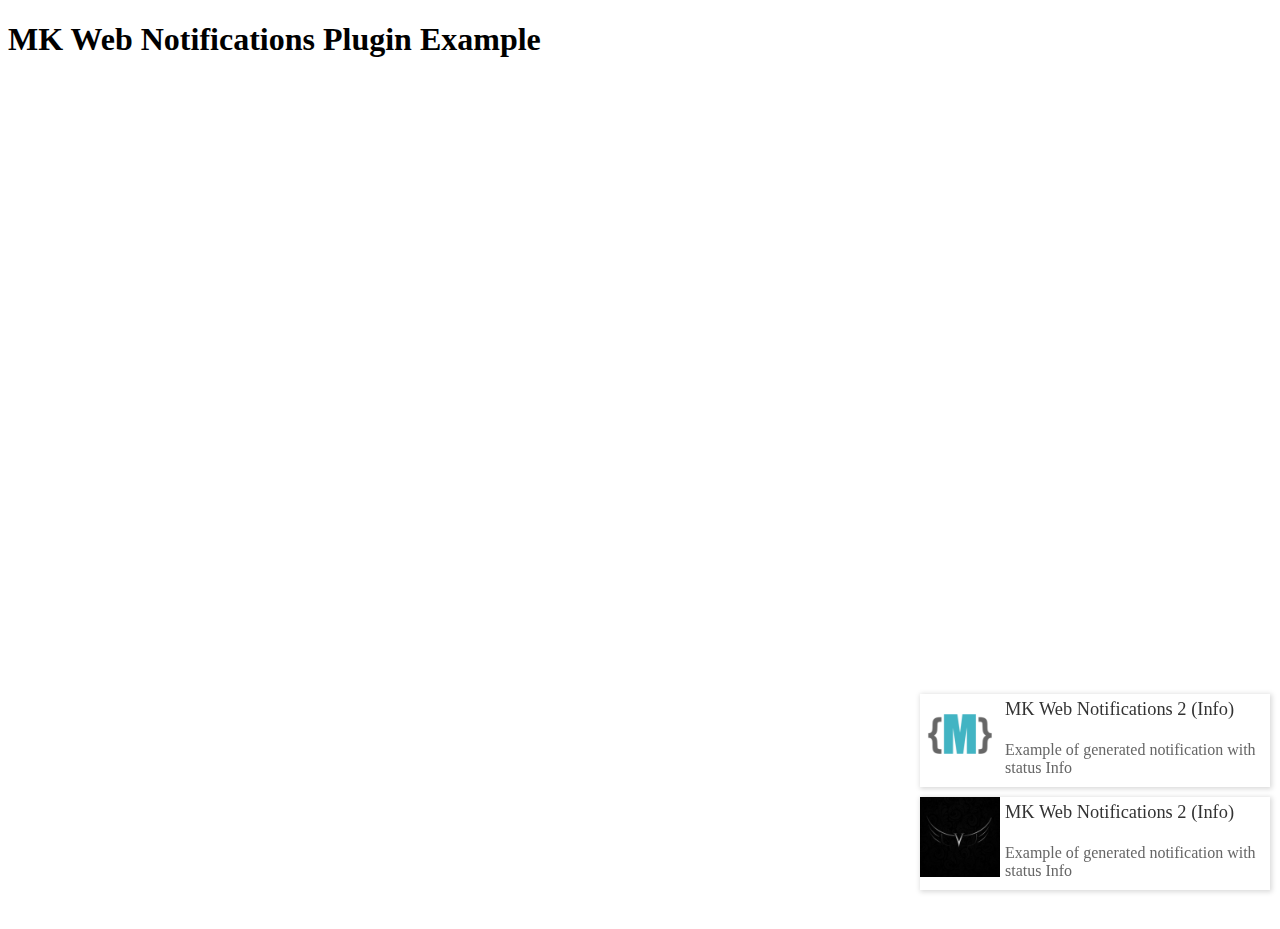
<file: Alert-Toast-MK-Web-Notifications/index.html>
<!doctype html>
<html>

<head>
	<meta charset="utf-8">
	<meta http-equiv="X-UA-Compatible" content="IE=edge,chrome=1">
	<meta name="viewport" content="width=device-width, initial-scale=1">
	<title>MK Web Notifications Plugin Example</title>
	<link rel="stylesheet" href="https://stackpath.bootstrapcdn.com/bootstrap/4.1.0/css/bootstrap.min.css" integrity="sha384-9gVQ4dYFwwWSjIDZnLEWnxCjeSWFphJiwGPXr1jddIhOegiu1FwO5qRGvFXOdJZ4"
	 crossorigin="anonymous">
	<link href="src/css/mk-notifications.css" rel="stylesheet" type="text/css">
	<link rel="stylesheet" href="https://use.fontawesome.com/releases/v5.0.10/css/all.css" integrity="sha384-+d0P83n9kaQMCwj8F4RJB66tzIwOKmrdb46+porD/OvrJ+37WqIM7UoBtwHO6Nlg"
	 crossorigin="anonymous">

	<style>
		body {
			height: 100vh;
		}
	</style>
</head>

<body>
	<div class="container">
		<h1 class="text-center">MK Web Notifications Plugin Example</h1>
	</div>
	<script src="https://code.jquery.com/jquery-3.3.1.min.js" integrity="sha384-tsQFqpEReu7ZLhBV2VZlAu7zcOV+rXbYlF2cqB8txI/8aZajjp4Bqd+V6D5IgvKT"
	 crossorigin="anonymous"></script>
	<script src="src/js/mk-notifications.js"></script>
	<script>
		var mkConfig = {
			positionY: 'bottom',
			positionX: 'right',
			max: 7,
			scrollable: true
		};

		mkNotifications(mkConfig);

		mkNoti(
			'MK Web Notifications 2 (Info)',
			'Example of generated notification with status Info',
			{
				status: '',
				sound: true
			}
		);

		mkNoti(
			'MK Web Notifications 2 (Info)',
			'Example of generated notification with status Info',
			{
				status: 'info',
				sound: true
			}
		);
	</script>

</body>

</html>
</file>
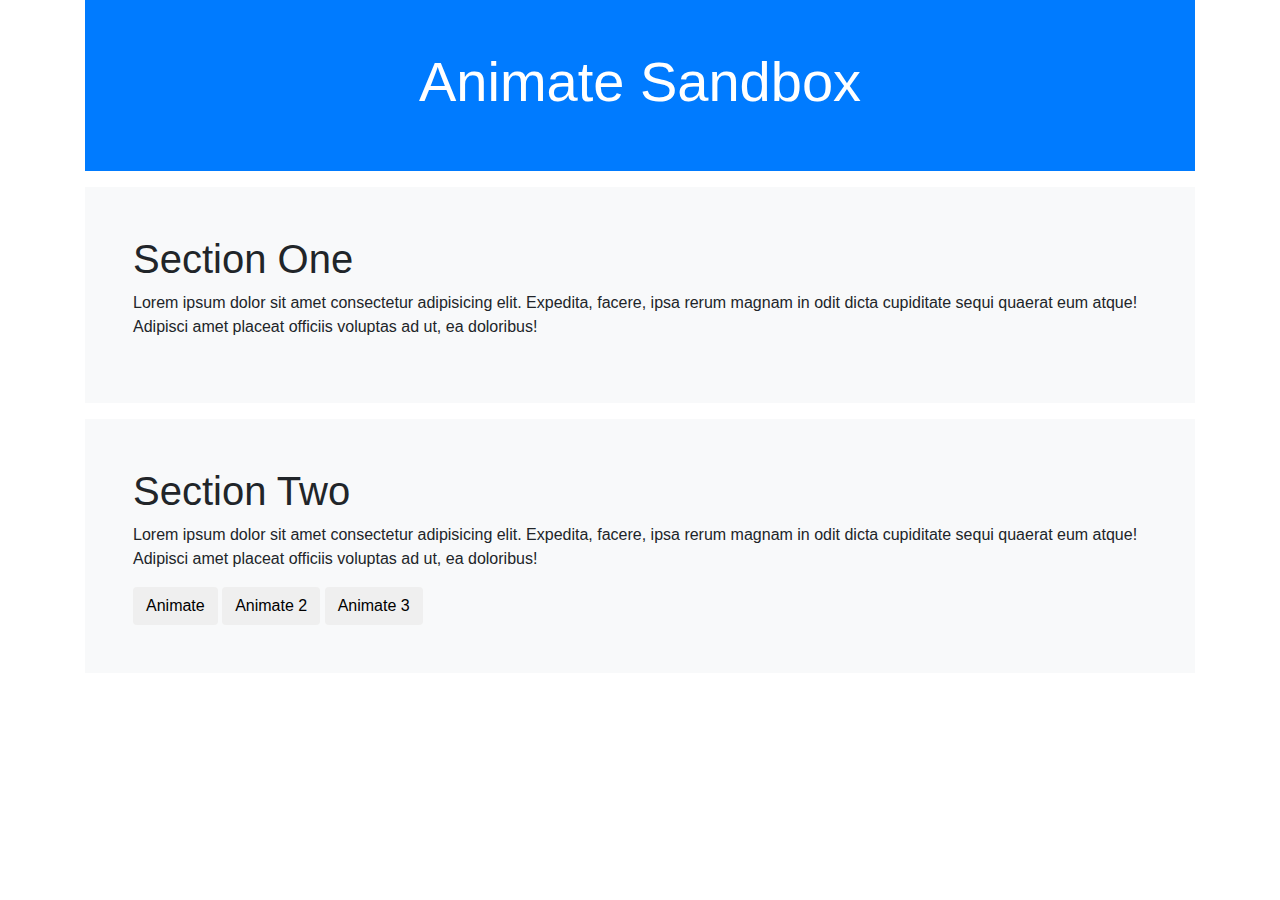
<file: Animate.css/index.html>
<!DOCTYPE html>
<html lang="en">

<head>
    <meta charset="UTF-8">
    <meta name="viewport" content="width=device-width, initial-scale=1.0">
    <meta http-equiv="X-UA-Compatible" content="ie=edge">
    <link rel="stylesheet" href="https://stackpath.bootstrapcdn.com/bootstrap/4.1.2/css/bootstrap.min.css">
    <link rel="stylesheet" href="https://cdnjs.cloudflare.com/ajax/libs/animate.css/3.5.2/animate.min.css">
    <title>Animate.css</title>

    <script src="https://code.jquery.com/jquery-3.3.1.slim.min.js"></script>
    <script src="https://cdnjs.cloudflare.com/ajax/libs/popper.js/1.14.3/umd/popper.min.js"></script>
    <script src="https://stackpath.bootstrapcdn.com/bootstrap/4.1.2/js/bootstrap.min.js"></script>

</head>

<body>
    <div class="container">
        <header class="animated slideInDown text-center bg-primary text-white p-5">
            <h1 class="display-4">Animate Sandbox</h1>
        </header>

        <section id="section-1" class="bg-light p-5 my-3">
            <h1>Section One</h1>
            <p>Lorem ipsum dolor sit amet consectetur adipisicing elit. Expedita, facere, ipsa rerum magnam in odit dicta cupiditate
                sequi quaerat eum atque! Adipisci amet placeat officiis voluptas ad ut, ea doloribus!</p>
        </section>

        <section id="section-2" class="bg-light p-5 my-3">
            <h1 id="anim-head">Section Two</h1>
            <p id="anim-body">Lorem ipsum dolor sit amet consectetur adipisicing elit. Expedita, facere, ipsa rerum magnam in odit dicta cupiditate
                sequi quaerat eum atque! Adipisci amet placeat officiis voluptas ad ut, ea doloribus!</p>
            <button id="animateBtn" class="btn bt-primary">Animate</button>
            <button id="animateBtn2" class="btn bt-primary">Animate 2</button>
            <button id="animateBtn3" class="btn bt-primary">Animate 3</button>
        </section>
    </div>

    <script>
        $(function () {

            $('#animateBtn').click(function () {
                animate('#anim-head', 'bounce');

                return false;
            });

            $('#animateBtn2').click(function () {


                if (!$('header').hasClass('oculto')) {
                    animate('header', 'slideOutUp');

                    setTimeout(() => {
                        $('header').css('visibility', 'hidden');
                        $('header').addClass('oculto');
                        $('header').removeClass('slideInDown');
                    }, 1000);
                    return false;
                } else {
                    animate('header', 'slideInDown');
                    setTimeout(() => {
                        $('header').css('visibility', 'visible');
                        $('header').removeClass('oculto');

                    }, 1000);
                    return false;
                }

            });

            $('#animateBtn3').click(function () {

                animate('header', 'slideInDown');
                setTimeout(() => {
                    $('header').css('visibility', 'visible');

                }, 1000);
                return false;

            });

            function animate(element, animation) {
                $(element).addClass('animated ' + animation);
                var wait = setTimeout(() => {
                    $(element).removeClass('animated ' + animation)
                }, 1000);
            }
        })
    </script>
</body>

</html>
</file>
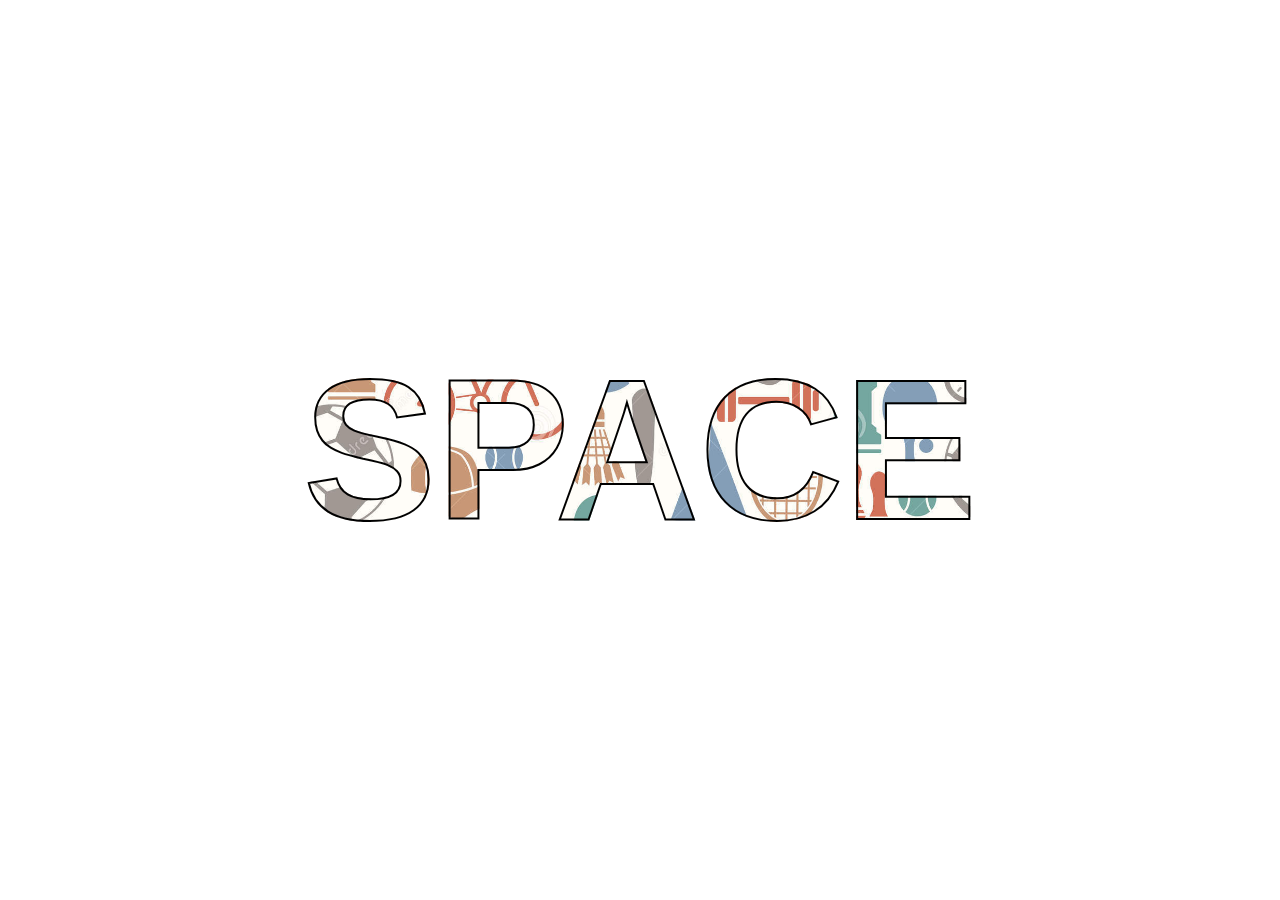
<file: Animated Text Background with CSS Clip Masking/index.html>
<!DOCTYPE html>
<html lang="en">
<head>
    <meta charset="UTF-8">
    <meta name="viewport" content="width=device-width, initial-scale=1.0">
    <meta http-equiv="X-UA-Compatible" content="ie=edge">
    <title>Animated Text Background with CSS Clip Masking</title>
    <link rel="stylesheet" href="main.css">
</head>
<body>
    <h1>Space</h1>
</body>
</html>
</file>
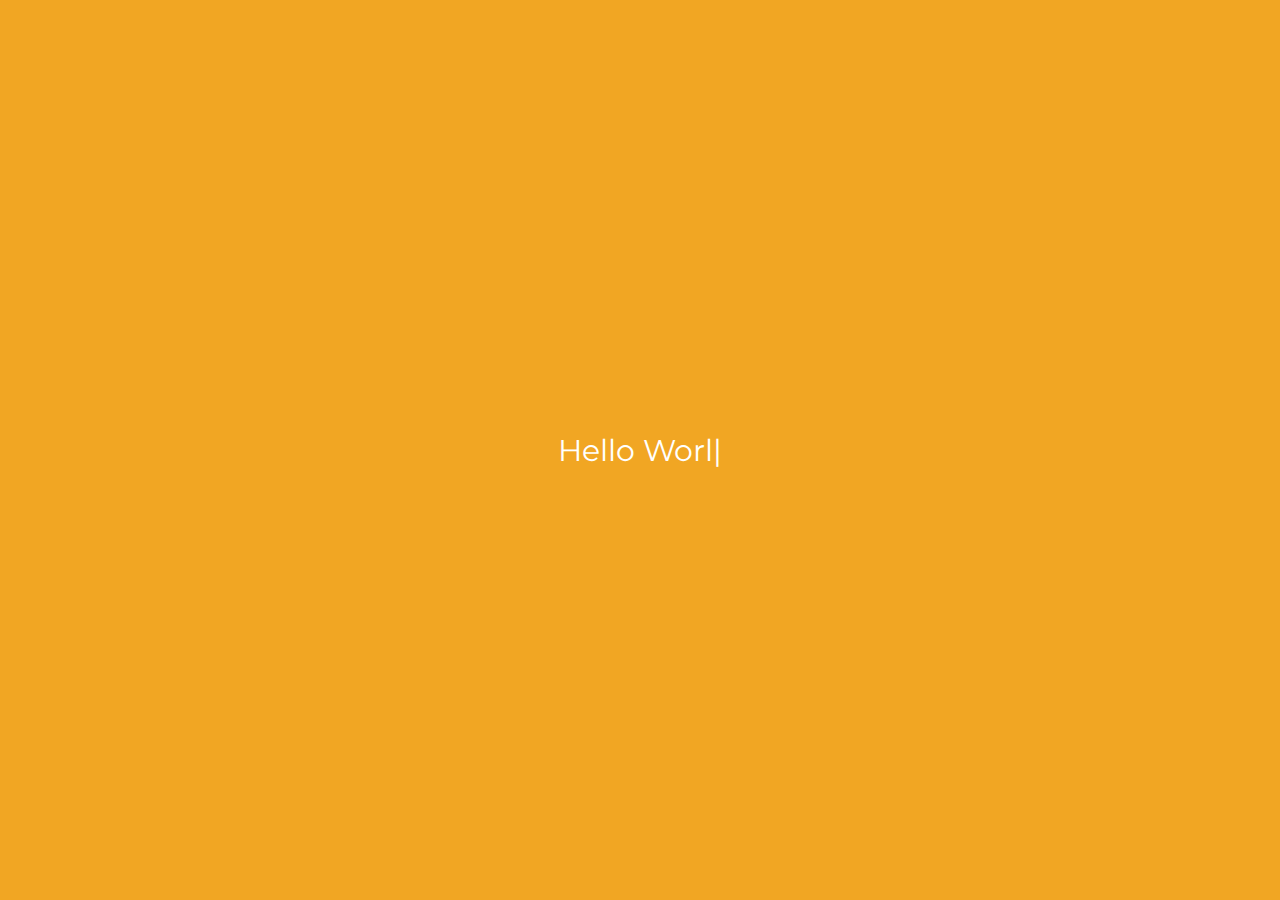
<file: Animated Typing with Typed.js/index.html>
<!DOCTYPE html>
<html lang="en">
<head>
    <meta charset="UTF-8">
    <meta name="viewport" content="width=device-width, initial-scale=1.0">
    <meta http-equiv="X-UA-Compatible" content="ie=edge">
    <link rel="stylesheet" href="main.css">
    <title>Animated Typing with Typed.js</title>
</head>
<body>
    
    <span class="typed"></span><span class="typed-cursor typed-cursor--blink"></span>

    

    <script src="typed.js"></script>
    <script>
        var typed = new Typed(".typed", {
        strings: [
            "Hello World",
            "This is a test",
            "from Type.js"
        ],
        typeSpeed: 50,
        backSpeed: 50,
        loop: true
        });
    </script>
</body>
</html>
</file>
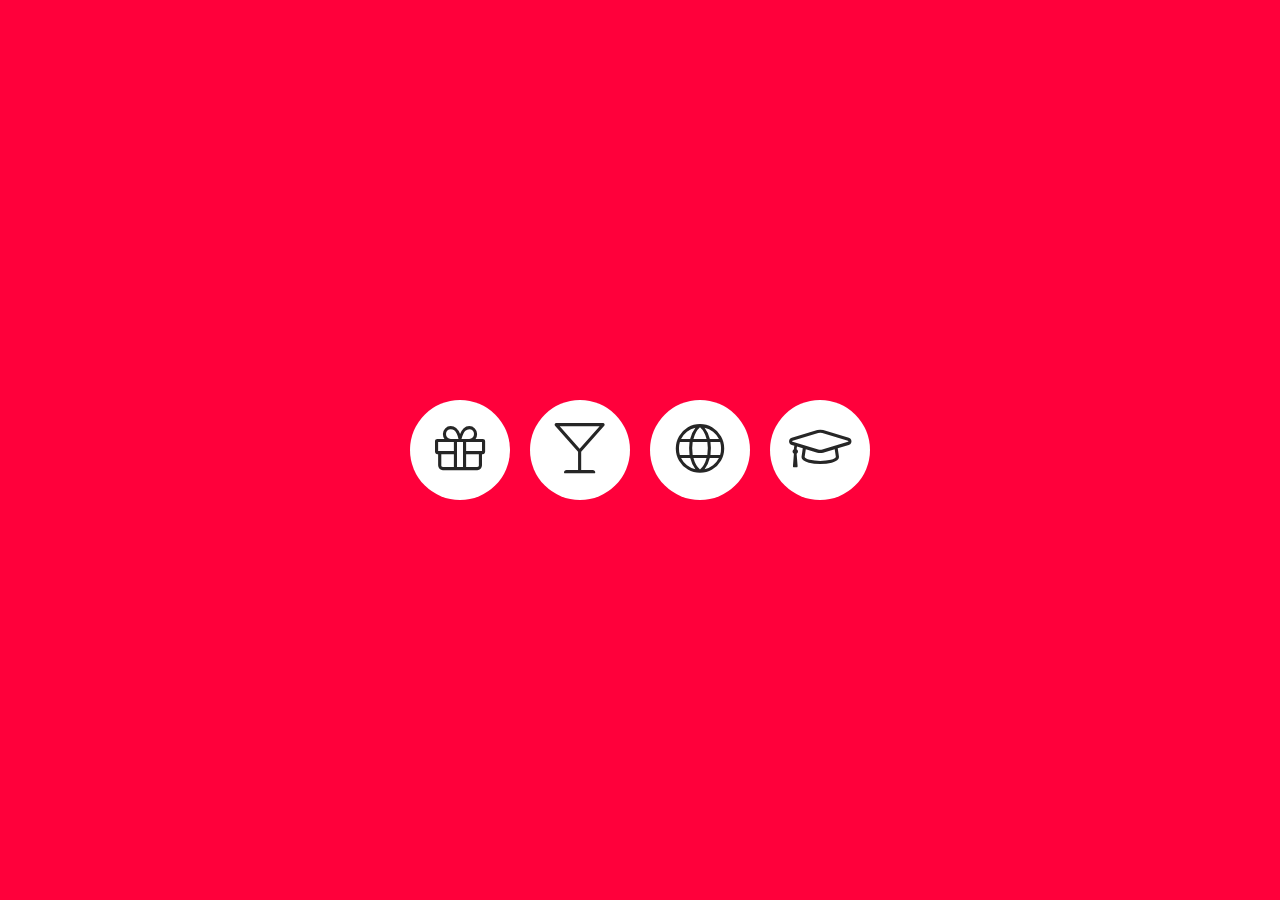
<file: Icon Hover Effect/index.html>
<!DOCTYPE html>
<html lang="en">
<head>
    <meta charset="UTF-8">
    <meta name="viewport" content="width=device-width, initial-scale=1.0">
    <meta http-equiv="X-UA-Compatible" content="ie=edge">
    <link rel="stylesheet" href="css/all.css">
    <link rel="stylesheet" href="main.css">
    <title>Icon Hover Effect</title>
</head>
<body>
    <ul>
        <li>
            <i class="fal fa-gift"></i>
        </li>
        <li>
            <i class="fal fa-glass-martini"></i>
        </li>
        <li>
            <i class="fal fa-globe"></i>
        </li>
        <li>
            <i class="fal fa-graduation-cap"></i>
        </li>
    </ul>
</body>
</html>
</file>
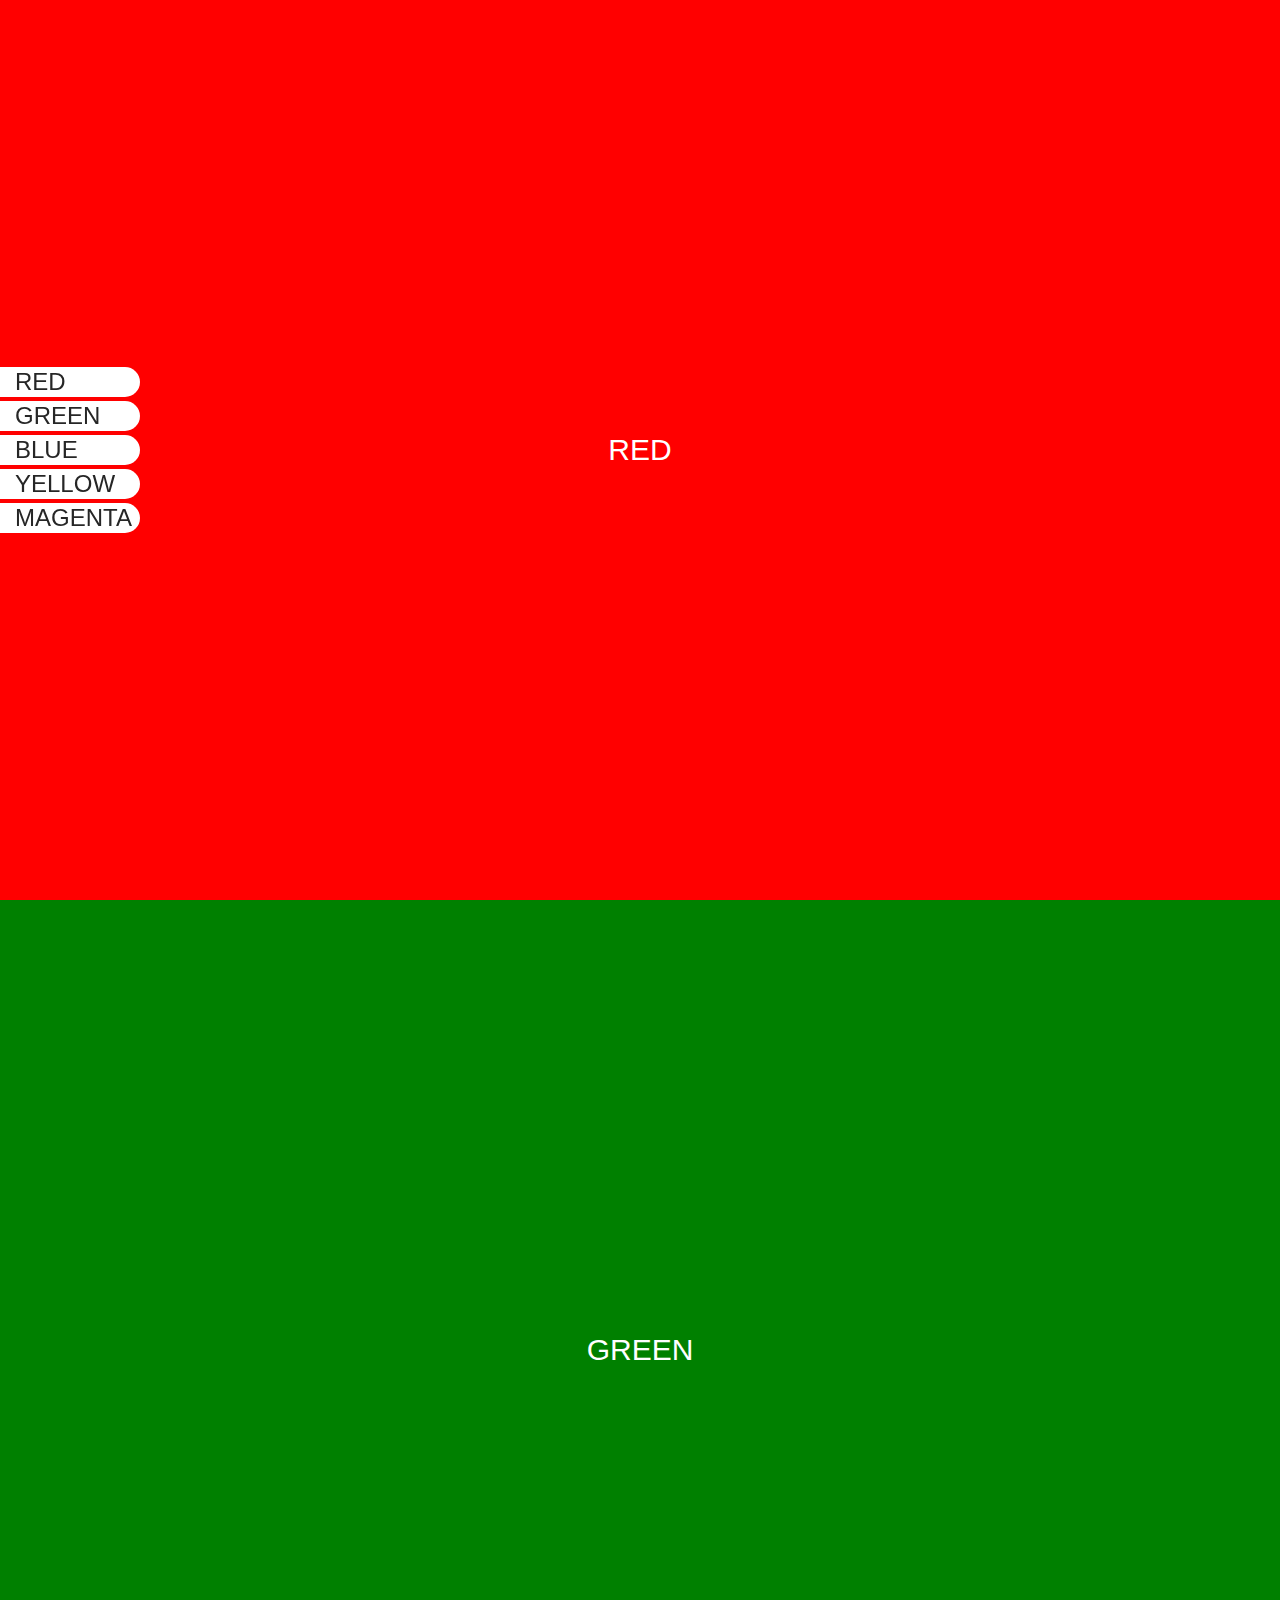
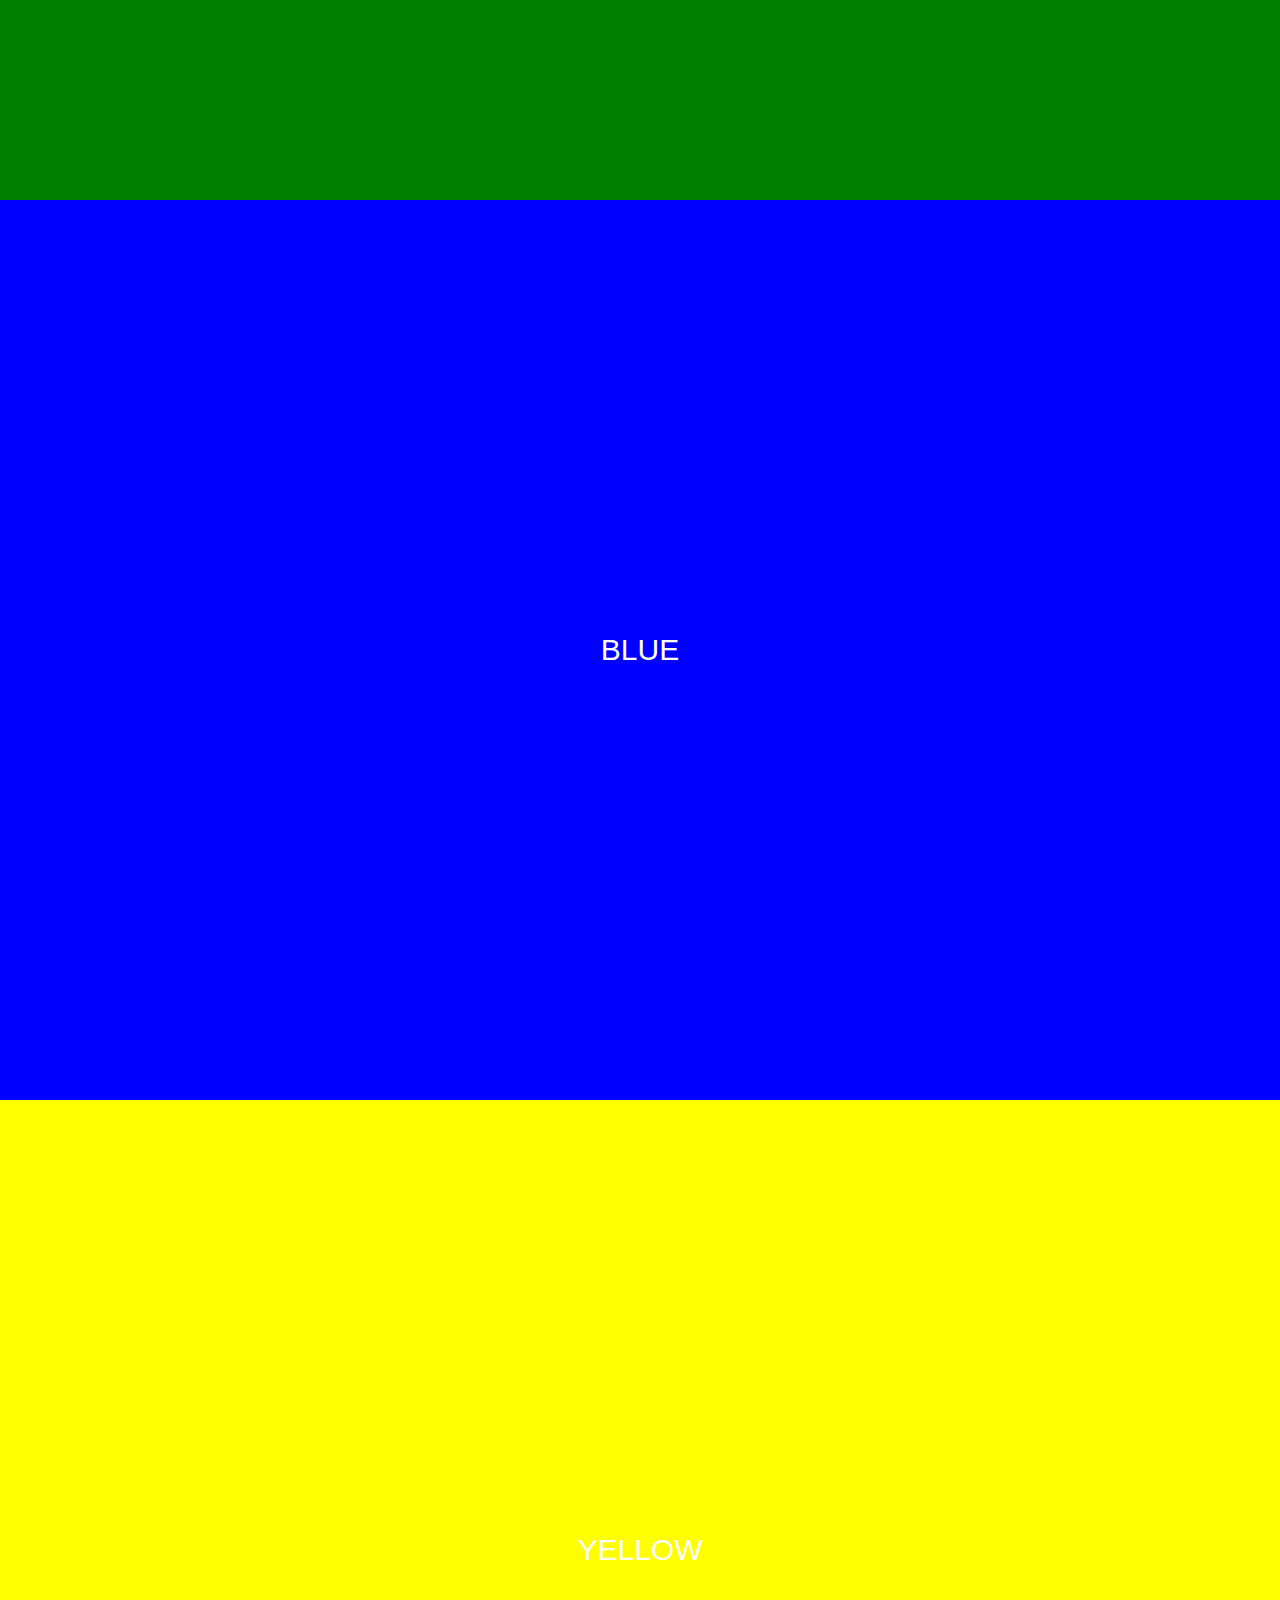
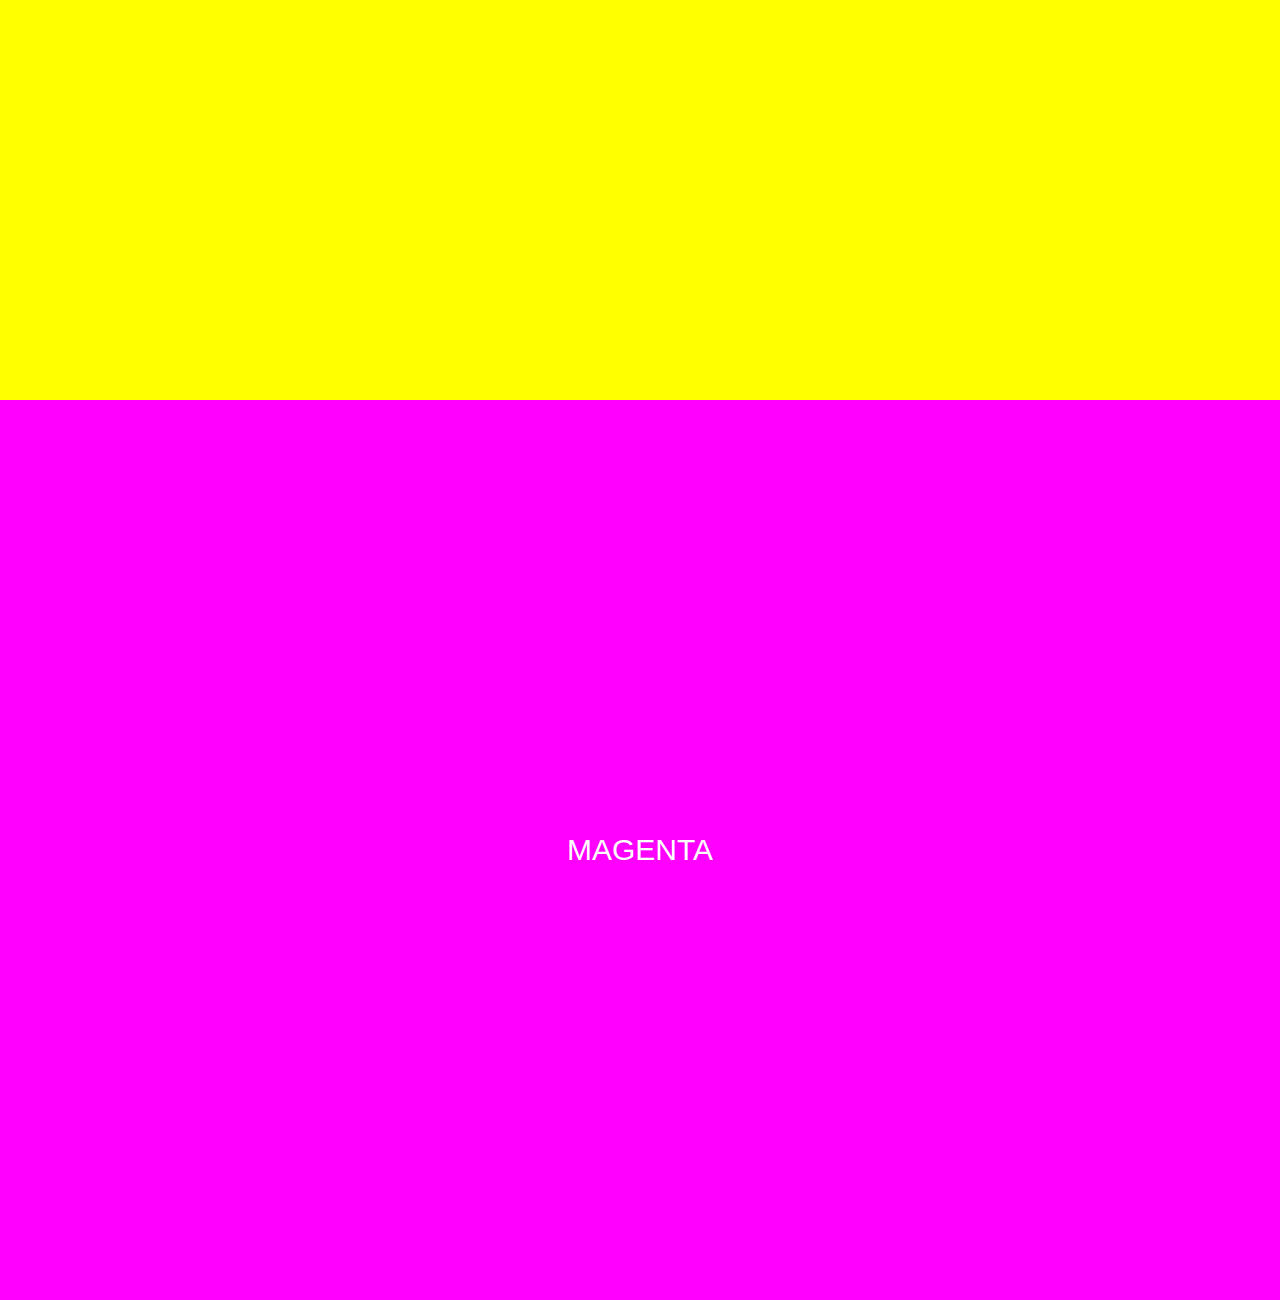
<file: Smooth Scrolling no JS/index.html>
<!DOCTYPE html>
<html lang="en">
<head>
    <meta charset="UTF-8">
    <meta name="viewport" content="width=device-width, initial-scale=1.0">
    <meta http-equiv="X-UA-Compatible" content="ie=edge">
    <link rel="stylesheet" href="https://stackpath.bootstrapcdn.com/bootstrap/4.1.2/css/bootstrap.min.css">
    <link rel="stylesheet" href="https://cdnjs.cloudflare.com/ajax/libs/animate.css/3.5.2/animate.min.css">

    <script src="https://code.jquery.com/jquery-3.3.1.slim.min.js"></script>
    <script src="https://cdnjs.cloudflare.com/ajax/libs/popper.js/1.14.3/umd/popper.min.js"></script>
    <script src="https://stackpath.bootstrapcdn.com/bootstrap/4.1.2/js/bootstrap.min.js"></script>
    <link rel="stylesheet" href="main.css">
    <title>Smooth Scrolling no JS</title>
</head>
<body>
    <ul>
        <li><a href="#red">red</a></li>
        <li><a href="#green">green</a></li>
        <li><a href="#blue">blue</a></li>
        <li><a href="#yellow">yellow</a></li>
        <li><a href="#magenta">magenta</a></li>
    </ul>

    <div id="container">
        <div id="red"><h1>red</h1></div>
        <div id="green"><h1>green</h1></div>
        <div id="blue"><h1>blue</h1></div>
        <div id="yellow"><h1>yellow</h1></div>
        <div id="magenta"><h1>magenta</h1></div>
    </div>

    <div class="container bg-dark">
        <h1 class="text-white">lel</h1>
    </div>
</body>
</html>
</file>
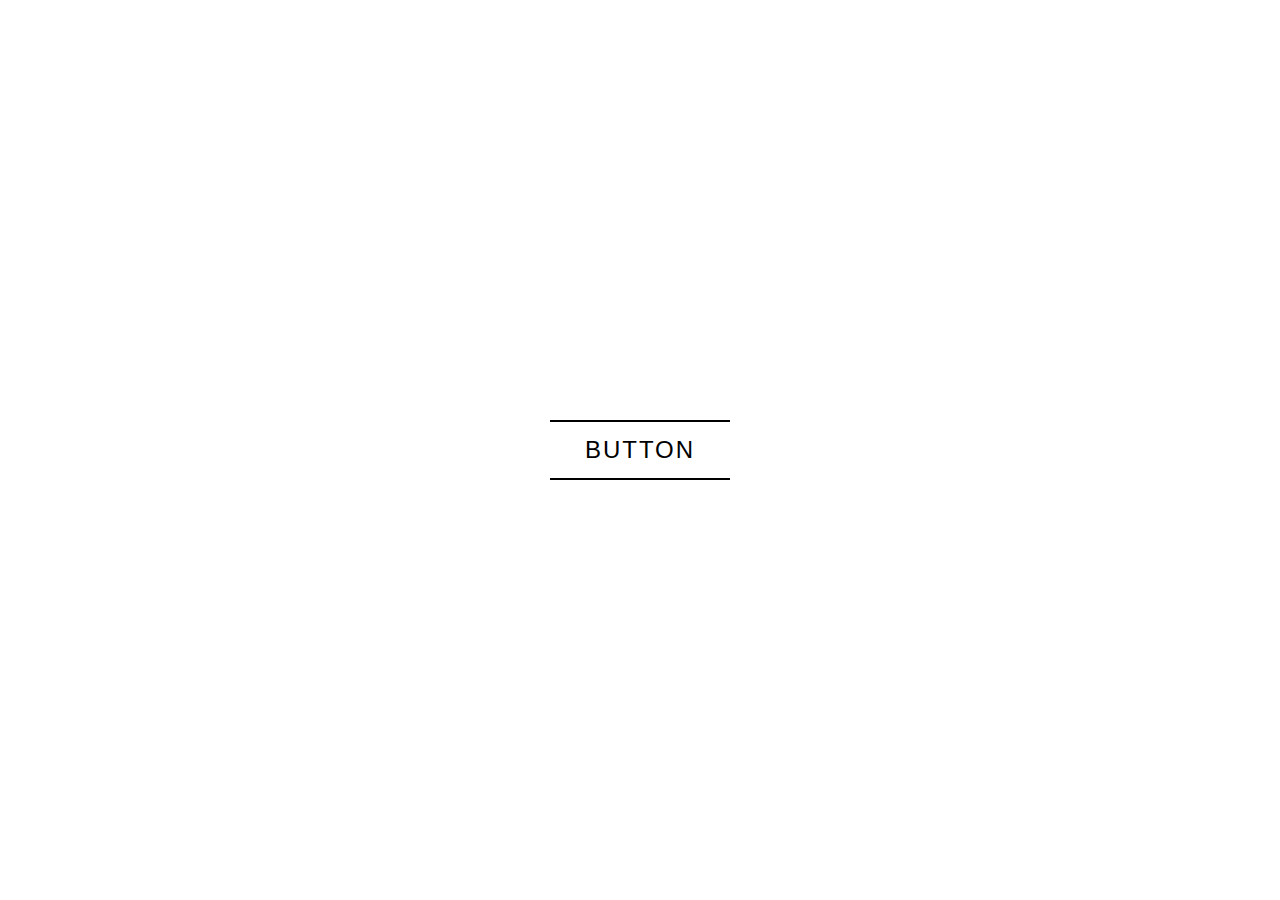
<file: SVG Stroke Animation/index.html>
<!DOCTYPE html>
<html lang="en">
<head>
    <meta charset="UTF-8">
    <meta name="viewport" content="width=device-width, initial-scale=1.0">
    <meta http-equiv="X-UA-Compatible" content="ie=edge">
    <link rel="stylesheet" href="main.css">
    <title>SVG Stroke Animation</title>
</head>
<body>
    <a href="#">
        <svg><rect></rect></svg>
        Button
    </a>
</body>
</html>
</file>
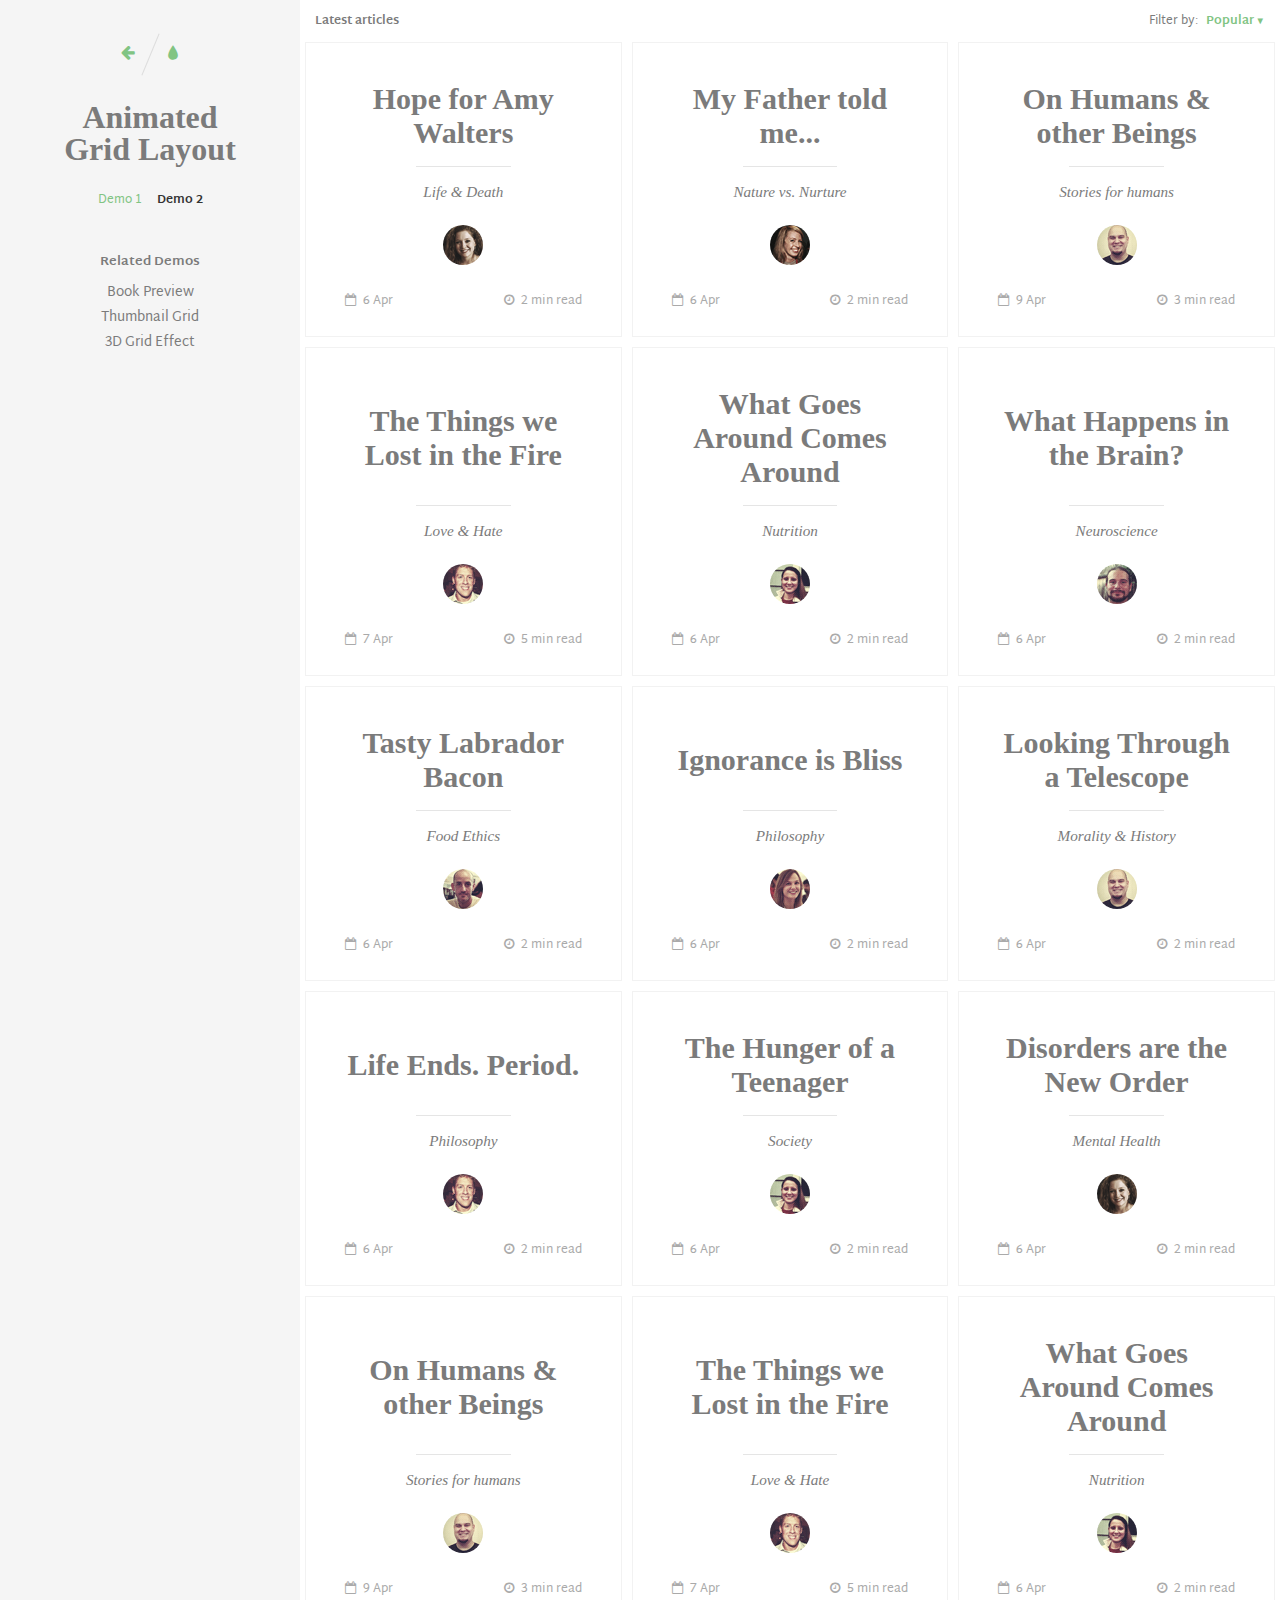
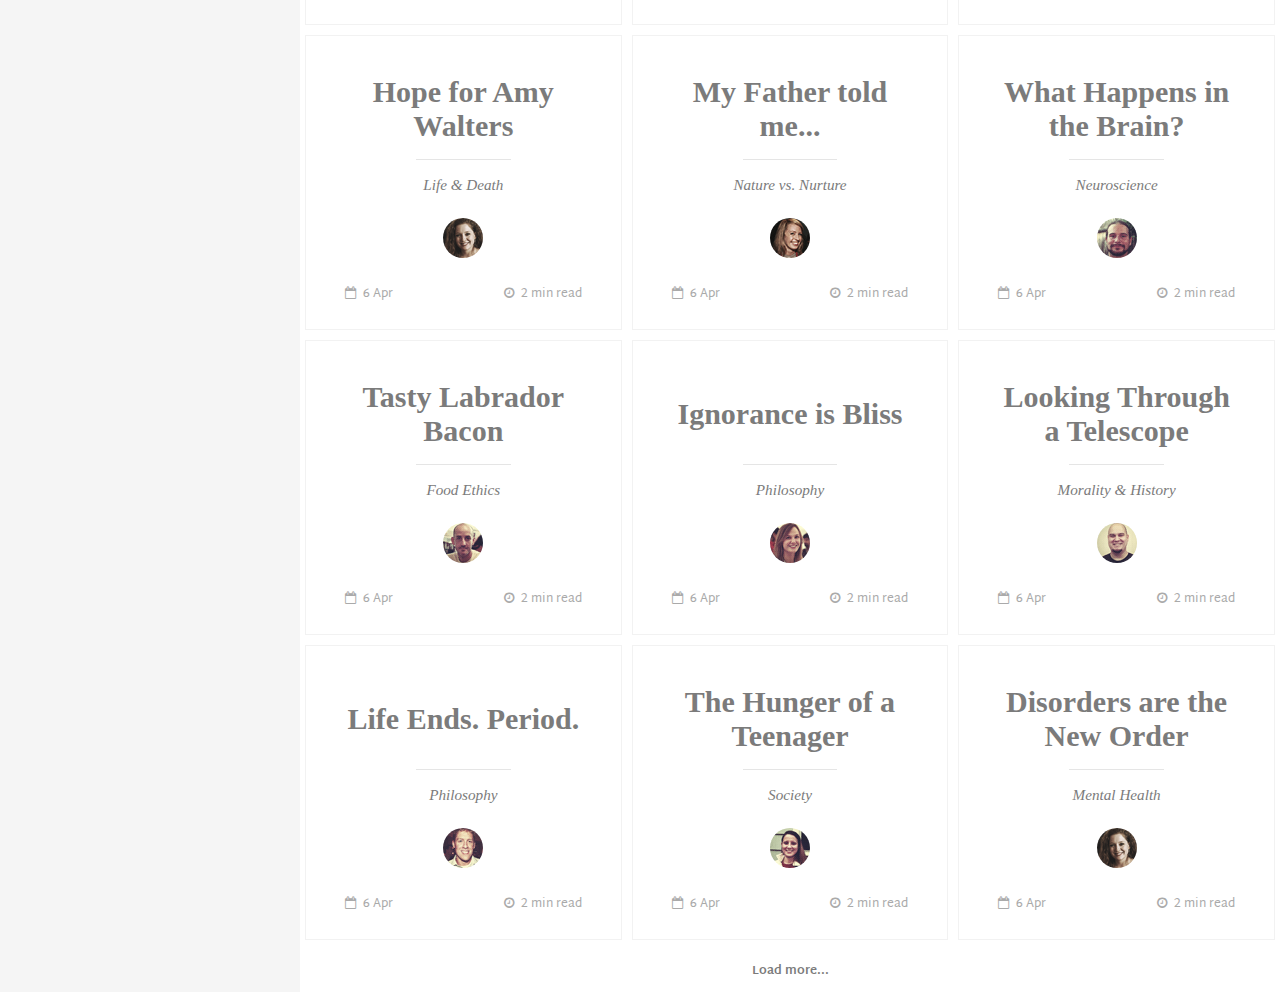
<file: AnimatedGridLayout/index2.html>
<!DOCTYPE html>
<html lang="en" class="no-js">
	<head>
		<meta charset="UTF-8" />
		<meta http-equiv="X-UA-Compatible" content="IE=edge">
		<meta name="viewport" content="width=device-width, initial-scale=1">
		<title>Grid Item Animation Layout - Demo 2</title>
		<meta name="description" content="A responsive, magazine-like website layout with a grid item animation effect when opening the content" />
		<meta name="keywords" content="grid, layout, effect, animated, responsive, magazine, template, web design" />
		<meta name="author" content="Codrops" />
		<link rel="shortcut icon" href="../favicon.ico">
		<link rel="stylesheet" type="text/css" href="css/normalize.css" />
		<link rel="stylesheet" type="text/css" href="fonts/font-awesome-4.3.0/css/font-awesome.min.css" />
		<link rel="stylesheet" type="text/css" href="css/style2.css" />
		<script src="js/modernizr.custom.js"></script>
	</head>
	<body>
		<div class="container">
			<button id="menu-toggle" class="menu-toggle"><span>Menu</span></button>
			<div id="theSidebar" class="sidebar">
				<button class="close-button fa fa-fw fa-close"></button>
				<div class="codrops-links">
					<a class="codrops-icon codrops-icon--prev" href="http://tympanus.net/Tutorials/MotionBlurEffect/" title="Previous Demo"><span>Previous Demo</span></a>
					<a class="codrops-icon codrops-icon--drop" href="http://tympanus.net/codrops/?p=23872" title="Back to the article"><span>Back to the Codrops article</span></a>
				</div>
				<h1><span>Animated<span> Grid Layout</h1>
				<nav class="codrops-demos">
					<a href="index.html">Demo 1</a>
					<a class="current-demo" href="index2.html">Demo 2</a>
				</nav>
				<div class="related">
					<h3>Related Demos</h3>
					<a href="http://tympanus.net/Development/BookPreview/">Book Preview</a>
					<a href="http://tympanus.net/Tutorials/ThumbnailGridExpandingPreview/">Thumbnail Grid</a>
					<a href="http://tympanus.net/Development/3DGridEffect/">3D Grid Effect</a>
				</div>
			</div>
			<div id="theGrid" class="main">
				<section class="grid">
					<header class="top-bar">
						<h2 class="top-bar__headline">Latest articles</h2>
						<div class="filter">
							<span>Filter by:</span>
							<span class="dropdown">Popular</span>
						</div>
					</header>
					<a class="grid__item" href="#">
						<h2 class="title title--preview">Hope for Amy Walters</h2>
						<div class="loader"></div>
						<span class="category">Life &amp; Death</span>
						<div class="meta meta--preview">
							<img class="meta__avatar" src="img/authors/4.png" alt="author04" /> 
							<span class="meta__date"><i class="fa fa-calendar-o"></i> 6 Apr</span>
							<span class="meta__reading-time"><i class="fa fa-clock-o"></i> 2 min read</span>
						</div>
					</a>
					<a class="grid__item" href="#">
						<h2 class="title title--preview">My Father told me...</h2>
						<div class="loader"></div>
						<span class="category">Nature vs. Nurture</span>
						<div class="meta meta--preview">
							<img class="meta__avatar" src="img/authors/5.png" alt="author05" /> 
							<span class="meta__date"><i class="fa fa-calendar-o"></i> 6 Apr</span>
							<span class="meta__reading-time"><i class="fa fa-clock-o"></i> 2 min read</span>
						</div>
					</a>
					<a class="grid__item" href="#">
						<h2 class="title title--preview">On Humans &amp; other Beings</h2>
						<div class="loader"></div>
						<span class="category">Stories for humans</span>
						<div class="meta meta--preview">
							<img class="meta__avatar" src="img/authors/1.png" alt="author01" /> 
							<span class="meta__date"><i class="fa fa-calendar-o"></i> 9 Apr</span>
							<span class="meta__reading-time"><i class="fa fa-clock-o"></i> 3 min read</span>
						</div>
					</a>
					<a class="grid__item" href="#">
						<h2 class="title title--preview">The Things we Lost in the Fire</h2>
						<div class="loader"></div>
						<span class="category">Love &amp; Hate</span>
						<div class="meta meta--preview">
							<img class="meta__avatar" src="img/authors/2.png" alt="author02" /> 
							<span class="meta__date"><i class="fa fa-calendar-o"></i> 7 Apr</span>
							<span class="meta__reading-time"><i class="fa fa-clock-o"></i> 5 min read</span>
						</div>
					</a>
					<a class="grid__item" href="#">
						<h2 class="title title--preview">What Goes Around Comes Around</h2>
						<div class="loader"></div>
						<span class="category">Nutrition</span>
						<div class="meta meta--preview">
							<img class="meta__avatar" src="img/authors/3.png" alt="author03" /> 
							<span class="meta__date"><i class="fa fa-calendar-o"></i> 6 Apr</span>
							<span class="meta__reading-time"><i class="fa fa-clock-o"></i> 2 min read</span>
						</div>
					</a>
					<a class="grid__item" href="#">
						<h2 class="title title--preview">What Happens in the Brain?</h2>
						<div class="loader"></div>
						<span class="category">Neuroscience</span>
						<div class="meta meta--preview">
							<img class="meta__avatar" src="img/authors/6.png" alt="author06" /> 
							<span class="meta__date"><i class="fa fa-calendar-o"></i> 6 Apr</span>
							<span class="meta__reading-time"><i class="fa fa-clock-o"></i> 2 min read</span>
						</div>
					</a>
					<a class="grid__item" href="#">
						<h2 class="title title--preview">Tasty Labrador Bacon</h2>
						<div class="loader"></div>
						<span class="category">Food Ethics</span>
						<div class="meta meta--preview">
							<img class="meta__avatar" src="img/authors/7.png" alt="author07" /> 
							<span class="meta__date"><i class="fa fa-calendar-o"></i> 6 Apr</span>
							<span class="meta__reading-time"><i class="fa fa-clock-o"></i> 2 min read</span>
						</div>
					</a>
					<a class="grid__item" href="#">
						<h2 class="title title--preview">Ignorance is Bliss</h2>
						<div class="loader"></div>
						<span class="category">Philosophy</span>
						<div class="meta meta--preview">
							<img class="meta__avatar" src="img/authors/8.png" alt="author08" /> 
							<span class="meta__date"><i class="fa fa-calendar-o"></i> 6 Apr</span>
							<span class="meta__reading-time"><i class="fa fa-clock-o"></i> 2 min read</span>
						</div>
					</a>
					<a class="grid__item" href="#">
						<h2 class="title title--preview">Looking Through a Telescope</h2>
						<div class="loader"></div>
						<span class="category">Morality &amp; History</span>
						<div class="meta meta--preview">
							<img class="meta__avatar" src="img/authors/1.png" alt="author01" /> 
							<span class="meta__date"><i class="fa fa-calendar-o"></i> 6 Apr</span>
							<span class="meta__reading-time"><i class="fa fa-clock-o"></i> 2 min read</span>
						</div>
					</a>
					<a class="grid__item" href="#">
						<h2 class="title title--preview">Life Ends. Period.</h2>
						<div class="loader"></div>
						<span class="category">Philosophy</span>
						<div class="meta meta--preview">
							<img class="meta__avatar" src="img/authors/2.png" alt="author02" /> 
							<span class="meta__date"><i class="fa fa-calendar-o"></i> 6 Apr</span>
							<span class="meta__reading-time"><i class="fa fa-clock-o"></i> 2 min read</span>
						</div>
					</a>
					<a class="grid__item" href="#">
						<h2 class="title title--preview">The Hunger of a Teenager</h2>
						<div class="loader"></div>
						<span class="category">Society</span>
						<div class="meta meta--preview">
							<img class="meta__avatar" src="img/authors/3.png" alt="author03" /> 
							<span class="meta__date"><i class="fa fa-calendar-o"></i> 6 Apr</span>
							<span class="meta__reading-time"><i class="fa fa-clock-o"></i> 2 min read</span>
						</div>
					</a>
					<a class="grid__item" href="#">
						<h2 class="title title--preview">Disorders are the New Order</h2>
						<div class="loader"></div>
						<span class="category">Mental Health</span>
						<div class="meta meta--preview">
							<img class="meta__avatar" src="img/authors/4.png" alt="author04" /> 
							<span class="meta__date"><i class="fa fa-calendar-o"></i> 6 Apr</span>
							<span class="meta__reading-time"><i class="fa fa-clock-o"></i> 2 min read</span>
						</div>
					</a>
					<a class="grid__item" href="#">
						<h2 class="title title--preview">On Humans &amp; other Beings</h2>
						<div class="loader"></div>
						<span class="category">Stories for humans</span>
						<div class="meta meta--preview">
							<img class="meta__avatar" src="img/authors/1.png" alt="author01" /> 
							<span class="meta__date"><i class="fa fa-calendar-o"></i> 9 Apr</span>
							<span class="meta__reading-time"><i class="fa fa-clock-o"></i> 3 min read</span>
						</div>
					</a>
					<a class="grid__item" href="#">
						<h2 class="title title--preview">The Things we Lost in the Fire</h2>
						<div class="loader"></div>
						<span class="category">Love &amp; Hate</span>
						<div class="meta meta--preview">
							<img class="meta__avatar" src="img/authors/2.png" alt="author02" /> 
							<span class="meta__date"><i class="fa fa-calendar-o"></i> 7 Apr</span>
							<span class="meta__reading-time"><i class="fa fa-clock-o"></i> 5 min read</span>
						</div>
					</a>
					<a class="grid__item" href="#">
						<h2 class="title title--preview">What Goes Around Comes Around</h2>
						<div class="loader"></div>
						<span class="category">Nutrition</span>
						<div class="meta meta--preview">
							<img class="meta__avatar" src="img/authors/3.png" alt="author03" /> 
							<span class="meta__date"><i class="fa fa-calendar-o"></i> 6 Apr</span>
							<span class="meta__reading-time"><i class="fa fa-clock-o"></i> 2 min read</span>
						</div>
					</a>
					<a class="grid__item" href="#">
						<h2 class="title title--preview">Hope for Amy Walters</h2>
						<div class="loader"></div>
						<span class="category">Life &amp; Death</span>
						<div class="meta meta--preview">
							<img class="meta__avatar" src="img/authors/4.png" alt="author04" /> 
							<span class="meta__date"><i class="fa fa-calendar-o"></i> 6 Apr</span>
							<span class="meta__reading-time"><i class="fa fa-clock-o"></i> 2 min read</span>
						</div>
					</a>
					<a class="grid__item" href="#">
						<h2 class="title title--preview">My Father told me...</h2>
						<div class="loader"></div>
						<span class="category">Nature vs. Nurture</span>
						<div class="meta meta--preview">
							<img class="meta__avatar" src="img/authors/5.png" alt="author05" /> 
							<span class="meta__date"><i class="fa fa-calendar-o"></i> 6 Apr</span>
							<span class="meta__reading-time"><i class="fa fa-clock-o"></i> 2 min read</span>
						</div>
					</a>
					<a class="grid__item" href="#">
						<h2 class="title title--preview">What Happens in the Brain?</h2>
						<div class="loader"></div>
						<span class="category">Neuroscience</span>
						<div class="meta meta--preview">
							<img class="meta__avatar" src="img/authors/6.png" alt="author06" /> 
							<span class="meta__date"><i class="fa fa-calendar-o"></i> 6 Apr</span>
							<span class="meta__reading-time"><i class="fa fa-clock-o"></i> 2 min read</span>
						</div>
					</a>
					<a class="grid__item" href="#">
						<h2 class="title title--preview">Tasty Labrador Bacon</h2>
						<div class="loader"></div>
						<span class="category">Food Ethics</span>
						<div class="meta meta--preview">
							<img class="meta__avatar" src="img/authors/7.png" alt="author07" /> 
							<span class="meta__date"><i class="fa fa-calendar-o"></i> 6 Apr</span>
							<span class="meta__reading-time"><i class="fa fa-clock-o"></i> 2 min read</span>
						</div>
					</a>
					<a class="grid__item" href="#">
						<h2 class="title title--preview">Ignorance is Bliss</h2>
						<div class="loader"></div>
						<span class="category">Philosophy</span>
						<div class="meta meta--preview">
							<img class="meta__avatar" src="img/authors/8.png" alt="author08" /> 
							<span class="meta__date"><i class="fa fa-calendar-o"></i> 6 Apr</span>
							<span class="meta__reading-time"><i class="fa fa-clock-o"></i> 2 min read</span>
						</div>
					</a>
					<a class="grid__item" href="#">
						<h2 class="title title--preview">Looking Through a Telescope</h2>
						<div class="loader"></div>
						<span class="category">Morality &amp; History</span>
						<div class="meta meta--preview">
							<img class="meta__avatar" src="img/authors/1.png" alt="author01" /> 
							<span class="meta__date"><i class="fa fa-calendar-o"></i> 6 Apr</span>
							<span class="meta__reading-time"><i class="fa fa-clock-o"></i> 2 min read</span>
						</div>
					</a>
					<a class="grid__item" href="#">
						<h2 class="title title--preview">Life Ends. Period.</h2>
						<div class="loader"></div>
						<span class="category">Philosophy</span>
						<div class="meta meta--preview">
							<img class="meta__avatar" src="img/authors/2.png" alt="author02" /> 
							<span class="meta__date"><i class="fa fa-calendar-o"></i> 6 Apr</span>
							<span class="meta__reading-time"><i class="fa fa-clock-o"></i> 2 min read</span>
						</div>
					</a>
					<a class="grid__item" href="#">
						<h2 class="title title--preview">The Hunger of a Teenager</h2>
						<div class="loader"></div>
						<span class="category">Society</span>
						<div class="meta meta--preview">
							<img class="meta__avatar" src="img/authors/3.png" alt="author03" /> 
							<span class="meta__date"><i class="fa fa-calendar-o"></i> 6 Apr</span>
							<span class="meta__reading-time"><i class="fa fa-clock-o"></i> 2 min read</span>
						</div>
					</a>
					<a class="grid__item" href="#">
						<h2 class="title title--preview">Disorders are the New Order</h2>
						<div class="loader"></div>
						<span class="category">Mental Health</span>
						<div class="meta meta--preview">
							<img class="meta__avatar" src="img/authors/4.png" alt="author04" /> 
							<span class="meta__date"><i class="fa fa-calendar-o"></i> 6 Apr</span>
							<span class="meta__reading-time"><i class="fa fa-clock-o"></i> 2 min read</span>
						</div>
					</a>
					<footer class="page-meta">
						<span>Load more...</span>
					</footer>
				</section>
				<section class="content">
					<div class="scroll-wrap">
						<article class="content__item">
							<span class="category category--full">Life &amp; Death</span>
							<h2 class="title title--full">Hope for Amy Walters</h2>
							<div class="meta meta--full">
								<img class="meta__avatar" src="img/authors/4.png" alt="author04" />
								<span class="meta__author">Sandra Paulson</span>
								<span class="meta__date"><i class="fa fa-calendar-o"></i> 6 Apr</span>
								<span class="meta__reading-time"><i class="fa fa-clock-o"></i> 2 min read</span>
								<span class="meta__misc meta__misc--seperator"><i class="fa fa-comments-o"></i> 7 comments</span>
								<span class="meta__misc"><i class="fa fa-heart"></i> 12 favorites</span>
								<nav class="article-nav">
									<button><i class="fa fa-angle-left"></i> <span>Previous</span></button>
									<button><span>Next</span> <i class="fa fa-angle-right"></i></button>
								</nav>
							</div>
							<p>In contrast to this, our discussion readily shows that the double meaning in question belonged to the word taboo from the very beginning and that it serves to designate a definite ambivalence as well as everything which has come into existence on the basis of this ambivalence. </p>
							<p>Taboo is itself an ambivalent word and by way of supplement we may add that the established meaning of this word might of itself have allowed us to guess what we have found as the result of extensive investigation, namely, that the taboo prohibition is to be explained as the result of an emotional ambivalence. A study of the oldest languages has taught us that at one time there were many such words which included their own contrasts so that they were in a certain sense ambivalent, though perhaps not exactly in the same sense as the word taboo[88]. Slight vocal modifications of this primitive word containing two opposite meanings later served to create a separate linguistic expression for the two opposites originally united in one word.</p>
							<p>The word taboo has had a different fate; with the diminished importance of the ambivalence which it connotes it has itself disappeared, or rather, the words analogous to it have vanished from the vocabulary. In a later connection I hope to be able to show that a tangible historic change is probably concealed behind the fate of this conception; that the word at first was associated with definite human relations which were characterized by great emotional ambivalence from which it expanded to other analogous relations.</p>
							<p>Unless we are mistaken, the understanding of taboo also throws light upon the nature and origin of _conscience_. Without stretching ideas we can speak of a taboo conscience and a taboo sense of guilt after the violation of a taboo. Taboo conscience is probably the oldest form in which we meet the phenomenon of conscience.</p>
							<p>If I judge my readers’ impressions correctly, I dare say that after hearing all that was said about taboo they are far from knowing what to understand by it and where to store it in their minds. This is surely due to the insufficient information I have given and to the omission of all discussions concerning the relation of taboo to superstition, to belief in the soul, and to religion. On the other hand I fear that a more detailed description of what is known about taboo would be still more confusing; I can therefore assure the reader that the state of affairs is really far from clear. We may say, however, that we deal with a series of restrictions which these primitive races impose upon themselves; this and that is forbidden without any apparent reason; nor does it occur to them to question this matter, for they subject themselves to these restrictions as a matter of course and are convinced that any transgression will be punished automatically in the most severe manner. There are reliable reports that innocent transgressions of such prohibitions have actually been punished automatically. For instance, the innocent offender who had eaten from a forbidden animal became deeply depressed, expected his death and then actually died. The prohibitions mostly concern matters which are capable of enjoyment such as freedom of movement and unrestrained intercourse; in some cases they appear very ingenious, evidently representing abstinences and renunciations; in other cases their content is quite incomprehensible, they seem to concern themselves with trifles and give the impression of ceremonials. Something like a theory seems to underlie all these prohibitions, it seems as if these prohibitions are necessary because some persons and objects possess a dangerous power which is transmitted by contact with the object so charged, almost like a contagion. The quantity of this dangerous property is also taken into consideration. Some persons or things have more of it than others and the danger is precisely in accordance with the charge. The most peculiar part of it is that any one who has violated such a prohibition assumes the nature of the forbidden object as if he had absorbed the whole dangerous charge. This power is inherent in all persons who are more or less prominent, such as kings, priests and the newly born, in all exceptional physical states such as menstruation, puberty and birth, in everything sinister like illness and death and in everything connected with these conditions by virtue of contagion or dissemination.</p>
							<p>First of all it must be said that it is useless to question savages as to the real motivation of their prohibitions or as to the genesis of taboo. According to our assumption they must be incapable of telling us anything about it since this motivation is ‘unconscious’ to them. But following the model of the compulsive prohibition we shall construct the history of taboo as follows: Taboos are very ancient prohibitions which at one time were forced upon a generation of primitive people from without, that is, they probably were forcibly impressed upon them by an earlier generation. These prohibitions concerned actions for which there existed a strong desire. The prohibitions maintained themselves from generation to generation, perhaps only as the result of a tradition set up by paternal and social authority. But in later generations they have perhaps already become ‘organized’ as a piece of inherited psychic property. Whether there are such ‘innate ideas’ or whether these have brought about the fixation of the taboo by themselves or by co-operating with education no one could decide in the particular case in question. The persistence of taboo teaches, however, one thing, namely, that the original pleasure to do the forbidden still continues among taboo races. They therefore assume an _ambivalent attitude_ toward their taboo prohibitions; in their unconscious they would like nothing better than to transgress them but they are also afraid to do it; they are afraid just because they would like to transgress, and the fear is stronger than the pleasure. But in every individual of the race the desire for it is unconscious, just as in the neurotic.</p> <p>It seems like an obvious contradiction that persons of such perfection of power should themselves require the greatest care to guard them against threatening dangers, but this is not the only contradiction revealed in the treatment of royal persons on the part of savages. These races consider it necessary to watch over their kings to see that they use their powers in the right way; they are by no means sure of their good intentions or of their conscientiousness. A strain of mistrust is mingled with the motivation of the taboo rules for the king. “The idea that early kingdoms are despotisms”, says Frazer[59], “in which the people exist only for the sovereign, is wholly inapplicable to the monarchies we are considering. On the contrary, the sovereign in them exists only for his subjects: his life is only valuable so long as he discharges the duties of his position by ordering the course of nature for his people’s benefit. So soon as he fails to do so, the care, the devotion, the religious homage which they had hitherto lavished on him cease and are changed into hatred and contempt; he is ignominiously dismissed and may be thankful if he escapes with his life. Worshipped as a god one day, he is killed as a criminal the next. But in this changed behaviour of the people there is nothing capricious or inconsistent. On the contrary, their conduct is quite consistent. If their king is their god he is or should be, also their preserver; and if he will not preserve them he must make room for another who will. So long, however, as he answers their expectations, there is no limit to the care which they take of him, and which they compel him to take of himself. A king of this sort lives hedged in by ceremonious etiquette, a network of prohibitions and observances, of which the intention is not to contribute to his dignity, much less to his comfort, but to restrain him from conduct which, by disturbing the harmony of nature, might involve himself, his people, and the universe in one common catastrophe. Far from adding to his comfort, these observances, by trammelling his every act, annihilate his freedom and often render the very life, which it is their object to preserve, a burden and sorrow to him.”</p>
							<p>Excerpts from <a href="http://www.gutenberg.org/ebooks/41214">Totem and Taboo</a> by Sigmund Freud.</p>
						</article>
						<article class="content__item">
							<span class="category category--full">Nature vs. Nurture</span>
							<h2 class="title title--full">My Father told me...</h2>
							<div class="meta meta--full">
								<img class="meta__avatar" src="img/authors/5.png" alt="author05" />
								<span class="meta__author">Leila Nastafi</span>
								<span class="meta__date"><i class="fa fa-calendar-o"></i> 6 Apr</span>
								<span class="meta__reading-time"><i class="fa fa-clock-o"></i> 2 min read</span>
								<span class="meta__misc meta__misc--seperator"><i class="fa fa-comments-o"></i> 23 comments</span>
								<span class="meta__misc"><i class="fa fa-heart"></i> 253 favorites</span>
								<nav class="article-nav">
									<button><i class="fa fa-angle-left"></i> <span>Previous</span></button>
									<button><span>Next</span> <i class="fa fa-angle-right"></i></button>
								</nav>
							</div>
							<p>Conscience is the inner perception of objections to definite wish impulses that exist in us; but the emphasis is put upon the fact that this rejection does not have to depend on anything else, that it is sure of itself. </p>
							<p>This becomes even plainer in the case of a guilty conscience, where we become aware of the inner condemnation of such acts which realized some of our definite wish impulses. Confirmation seems superfluous here; whoever has a conscience must feel in himself the justification of the condemnation, and the reproach for the accomplished action. But this same character is evinced by the attitude of savages towards taboo. Taboo is a command of conscience, the violation of which causes a terrible sense of guilt which is as self-evident as its origin is unknown[89].</p>
							<p>It is therefore probable that conscience also originates on the basis of an ambivalent feeling from quite definite human relations which contain this ambivalence.</p>
							<p>It probably originates under conditions which are in force both for taboo and the compulsion neurosis, that is, one component of the two contrasting feelings is unconscious and is kept repressed by the compulsive domination of the other component. This is confirmed by many things which we have learned from our analysis of neurosis. In the first place the character of compulsion neurotics shows a predominant trait of painful conscientiousness which is a symptom of reaction against the temptation which lurks in the unconscious, and which develops into the highest degrees of guilty conscience as their illness grows worse. Indeed, one may venture the assertion that if the origin of guilty conscience could not be discovered through compulsion neurotic patients, there would be no prospect of ever discovering it. This task is successfully solved in the case of the individual neurotic, and we are confident of finding a similar solution in the case of races. </p>
							<p>If I judge my readers’ impressions correctly, I dare say that after hearing all that was said about taboo they are far from knowing what to understand by it and where to store it in their minds. This is surely due to the insufficient information I have given and to the omission of all discussions concerning the relation of taboo to superstition, to belief in the soul, and to religion. On the other hand I fear that a more detailed description of what is known about taboo would be still more confusing; I can therefore assure the reader that the state of affairs is really far from clear. We may say, however, that we deal with a series of restrictions which these primitive races impose upon themselves; this and that is forbidden without any apparent reason; nor does it occur to them to question this matter, for they subject themselves to these restrictions as a matter of course and are convinced that any transgression will be punished automatically in the most severe manner. There are reliable reports that innocent transgressions of such prohibitions have actually been punished automatically. For instance, the innocent offender who had eaten from a forbidden animal became deeply depressed, expected his death and then actually died. The prohibitions mostly concern matters which are capable of enjoyment such as freedom of movement and unrestrained intercourse; in some cases they appear very ingenious, evidently representing abstinences and renunciations; in other cases their content is quite incomprehensible, they seem to concern themselves with trifles and give the impression of ceremonials. Something like a theory seems to underlie all these prohibitions, it seems as if these prohibitions are necessary because some persons and objects possess a dangerous power which is transmitted by contact with the object so charged, almost like a contagion. The quantity of this dangerous property is also taken into consideration. Some persons or things have more of it than others and the danger is precisely in accordance with the charge. The most peculiar part of it is that any one who has violated such a prohibition assumes the nature of the forbidden object as if he had absorbed the whole dangerous charge. This power is inherent in all persons who are more or less prominent, such as kings, priests and the newly born, in all exceptional physical states such as menstruation, puberty and birth, in everything sinister like illness and death and in everything connected with these conditions by virtue of contagion or dissemination.</p>
							<p>First of all it must be said that it is useless to question savages as to the real motivation of their prohibitions or as to the genesis of taboo. According to our assumption they must be incapable of telling us anything about it since this motivation is ‘unconscious’ to them. But following the model of the compulsive prohibition we shall construct the history of taboo as follows: Taboos are very ancient prohibitions which at one time were forced upon a generation of primitive people from without, that is, they probably were forcibly impressed upon them by an earlier generation. These prohibitions concerned actions for which there existed a strong desire. The prohibitions maintained themselves from generation to generation, perhaps only as the result of a tradition set up by paternal and social authority. But in later generations they have perhaps already become ‘organized’ as a piece of inherited psychic property. Whether there are such ‘innate ideas’ or whether these have brought about the fixation of the taboo by themselves or by co-operating with education no one could decide in the particular case in question. The persistence of taboo teaches, however, one thing, namely, that the original pleasure to do the forbidden still continues among taboo races. They therefore assume an _ambivalent attitude_ toward their taboo prohibitions; in their unconscious they would like nothing better than to transgress them but they are also afraid to do it; they are afraid just because they would like to transgress, and the fear is stronger than the pleasure. But in every individual of the race the desire for it is unconscious, just as in the neurotic.</p> <p>It seems like an obvious contradiction that persons of such perfection of power should themselves require the greatest care to guard them against threatening dangers, but this is not the only contradiction revealed in the treatment of royal persons on the part of savages. These races consider it necessary to watch over their kings to see that they use their powers in the right way; they are by no means sure of their good intentions or of their conscientiousness. A strain of mistrust is mingled with the motivation of the taboo rules for the king. “The idea that early kingdoms are despotisms”, says Frazer[59], “in which the people exist only for the sovereign, is wholly inapplicable to the monarchies we are considering. On the contrary, the sovereign in them exists only for his subjects: his life is only valuable so long as he discharges the duties of his position by ordering the course of nature for his people’s benefit. So soon as he fails to do so, the care, the devotion, the religious homage which they had hitherto lavished on him cease and are changed into hatred and contempt; he is ignominiously dismissed and may be thankful if he escapes with his life. Worshipped as a god one day, he is killed as a criminal the next. But in this changed behaviour of the people there is nothing capricious or inconsistent. On the contrary, their conduct is quite consistent. If their king is their god he is or should be, also their preserver; and if he will not preserve them he must make room for another who will. So long, however, as he answers their expectations, there is no limit to the care which they take of him, and which they compel him to take of himself. A king of this sort lives hedged in by ceremonious etiquette, a network of prohibitions and observances, of which the intention is not to contribute to his dignity, much less to his comfort, but to restrain him from conduct which, by disturbing the harmony of nature, might involve himself, his people, and the universe in one common catastrophe. Far from adding to his comfort, these observances, by trammelling his every act, annihilate his freedom and often render the very life, which it is their object to preserve, a burden and sorrow to him.”</p>
							<p>Excerpts from <a href="http://www.gutenberg.org/ebooks/41214">Totem and Taboo</a> by Sigmund Freud.</p>
						</article>
						<article class="content__item">
							<span class="category category--full">Stories for humans</span>
							<h2 class="title title--full">On Humans &amp; other Beings</h2>
							<div class="meta meta--full">
								<img class="meta__avatar" src="img/authors/1.png" alt="author01" />
								<span class="meta__author">Matthew Walters</span>
								<span class="meta__date"><i class="fa fa-calendar-o"></i> 9 Apr</span>
								<span class="meta__reading-time"><i class="fa fa-clock-o"></i> 3 min read</span>
								<span class="meta__misc meta__misc--seperator"><i class="fa fa-comments-o"></i> 12 comments</span>
								<span class="meta__misc"><i class="fa fa-heart"></i> 45 favorites</span>
								<nav class="article-nav">
									<button><i class="fa fa-angle-left"></i> <span>Previous</span></button>
									<button><span>Next</span> <i class="fa fa-angle-right"></i></button>
								</nav>
							</div>
							<p>I am fully aware of the shortcomings in these essays. I shall not touch upon those which are characteristic of first efforts at investigation. The others, however, demand a word of explanation.</p>
							<p>The four essays which are here collected will be of interest to a wide circle of educated people, but they can only be thoroughly understood and judged by those who are really acquainted with psychoanalysis as such. It is hoped that they may serve as a bond between students of ethnology, philology, folklore and of the allied sciences, and psychoanalysts; they cannot, however, supply both groups the entire requisites for such co-operation. They will not furnish the former with sufficient insight into the new psychological technique, nor will the psychoanalysts acquire through them an adequate command over the material to be elaborated. Both groups will have to content themselves with whatever attention they can stimulate here and there and with the hope that frequent meetings between them will not remain unproductive for science.</p>
							<p>The two principal themes, totem and taboo, which give the name to this small book are not treated alike here. The problem of taboo is presented more exhaustively, and the effort to solve it is approached with perfect confidence. The investigation of totemism may be modestly expressed as: “This is all that psychoanalytic study can contribute at present to the elucidation of the problem of totemism.” This difference in the treatment of the two subjects is due to the fact that taboo still exists in our midst. To be sure, it is negatively conceived and directed to different contents, but according to its psychological nature, it is still nothing else than Kant’s ‘Categorical Imperative’, which tends to act compulsively and rejects all conscious motivations. On the other hand, totemism is a religio-social institution which is alien to our present feelings; it has long been abandoned and replaced by new forms. In the religions, morals, and customs of the civilized races of to-day it has left only slight traces, and even among those races where it is still retained, it has had to undergo great changes. The social and material progress of the history of mankind could obviously change taboo much less than totemism.</p>
							<p>If I judge my readers’ impressions correctly, I dare say that after hearing all that was said about taboo they are far from knowing what to understand by it and where to store it in their minds. This is surely due to the insufficient information I have given and to the omission of all discussions concerning the relation of taboo to superstition, to belief in the soul, and to religion. On the other hand I fear that a more detailed description of what is known about taboo would be still more confusing; I can therefore assure the reader that the state of affairs is really far from clear. We may say, however, that we deal with a series of restrictions which these primitive races impose upon themselves; this and that is forbidden without any apparent reason; nor does it occur to them to question this matter, for they subject themselves to these restrictions as a matter of course and are convinced that any transgression will be punished automatically in the most severe manner. There are reliable reports that innocent transgressions of such prohibitions have actually been punished automatically. For instance, the innocent offender who had eaten from a forbidden animal became deeply depressed, expected his death and then actually died. The prohibitions mostly concern matters which are capable of enjoyment such as freedom of movement and unrestrained intercourse; in some cases they appear very ingenious, evidently representing abstinences and renunciations; in other cases their content is quite incomprehensible, they seem to concern themselves with trifles and give the impression of ceremonials. Something like a theory seems to underlie all these prohibitions, it seems as if these prohibitions are necessary because some persons and objects possess a dangerous power which is transmitted by contact with the object so charged, almost like a contagion. The quantity of this dangerous property is also taken into consideration. Some persons or things have more of it than others and the danger is precisely in accordance with the charge. The most peculiar part of it is that any one who has violated such a prohibition assumes the nature of the forbidden object as if he had absorbed the whole dangerous charge. This power is inherent in all persons who are more or less prominent, such as kings, priests and the newly born, in all exceptional physical states such as menstruation, puberty and birth, in everything sinister like illness and death and in everything connected with these conditions by virtue of contagion or dissemination.</p>
							<p>First of all it must be said that it is useless to question savages as to the real motivation of their prohibitions or as to the genesis of taboo. According to our assumption they must be incapable of telling us anything about it since this motivation is ‘unconscious’ to them. But following the model of the compulsive prohibition we shall construct the history of taboo as follows: Taboos are very ancient prohibitions which at one time were forced upon a generation of primitive people from without, that is, they probably were forcibly impressed upon them by an earlier generation. These prohibitions concerned actions for which there existed a strong desire. The prohibitions maintained themselves from generation to generation, perhaps only as the result of a tradition set up by paternal and social authority. But in later generations they have perhaps already become ‘organized’ as a piece of inherited psychic property. Whether there are such ‘innate ideas’ or whether these have brought about the fixation of the taboo by themselves or by co-operating with education no one could decide in the particular case in question. The persistence of taboo teaches, however, one thing, namely, that the original pleasure to do the forbidden still continues among taboo races. They therefore assume an _ambivalent attitude_ toward their taboo prohibitions; in their unconscious they would like nothing better than to transgress them but they are also afraid to do it; they are afraid just because they would like to transgress, and the fear is stronger than the pleasure. But in every individual of the race the desire for it is unconscious, just as in the neurotic.</p> <p>It seems like an obvious contradiction that persons of such perfection of power should themselves require the greatest care to guard them against threatening dangers, but this is not the only contradiction revealed in the treatment of royal persons on the part of savages. These races consider it necessary to watch over their kings to see that they use their powers in the right way; they are by no means sure of their good intentions or of their conscientiousness. A strain of mistrust is mingled with the motivation of the taboo rules for the king. “The idea that early kingdoms are despotisms”, says Frazer[59], “in which the people exist only for the sovereign, is wholly inapplicable to the monarchies we are considering. On the contrary, the sovereign in them exists only for his subjects: his life is only valuable so long as he discharges the duties of his position by ordering the course of nature for his people’s benefit. So soon as he fails to do so, the care, the devotion, the religious homage which they had hitherto lavished on him cease and are changed into hatred and contempt; he is ignominiously dismissed and may be thankful if he escapes with his life. Worshipped as a god one day, he is killed as a criminal the next. But in this changed behaviour of the people there is nothing capricious or inconsistent. On the contrary, their conduct is quite consistent. If their king is their god he is or should be, also their preserver; and if he will not preserve them he must make room for another who will. So long, however, as he answers their expectations, there is no limit to the care which they take of him, and which they compel him to take of himself. A king of this sort lives hedged in by ceremonious etiquette, a network of prohibitions and observances, of which the intention is not to contribute to his dignity, much less to his comfort, but to restrain him from conduct which, by disturbing the harmony of nature, might involve himself, his people, and the universe in one common catastrophe. Far from adding to his comfort, these observances, by trammelling his every act, annihilate his freedom and often render the very life, which it is their object to preserve, a burden and sorrow to him.”</p>
							<p>Excerpts from <a href="http://www.gutenberg.org/ebooks/41214">Totem and Taboo</a> by Sigmund Freud.</p>
						</article>
						<article class="content__item">
							<span class="category category--full">Love &amp; Hate</span>
							<h2 class="title title--full">The Things we Lost in the Fire</h2>
							<div class="meta meta--full">
								<img class="meta__avatar" src="img/authors/2.png" alt="author02" />
								<span class="meta__author">Christian Belverde</span>
								<span class="meta__date"><i class="fa fa-calendar-o"></i> 7 Apr</span>
								<span class="meta__reading-time"><i class="fa fa-clock-o"></i> 5 min read</span>
								<span class="meta__misc meta__misc--seperator"><i class="fa fa-comments-o"></i> 5 comments</span>
								<span class="meta__misc"><i class="fa fa-heart"></i> 5 favorites</span>
								<nav class="article-nav">
									<button><i class="fa fa-angle-left"></i> <span>Previous</span></button>
									<button><span>Next</span> <i class="fa fa-angle-right"></i></button>
								</nav>
							</div>
							<p>Faulty psychic actions, dreams and wit are products of the unconscious mental activity, and like neurotic or psychotic manifestations represent efforts at adjustment to one’s environment. </p>
							<p>The slip of the tongue shows that on account of unconscious inhibitions the individual concerned is unable to express his true thoughts; the dream is a distorted or plain expression of those wishes which are prohibited in the waking states, and the witticism, owing to its veiled or indirect way of expression, enables the individual to obtain pleasure from forbidden sources. But whereas dreams, witticisms, and faulty actions give evidences of inner conflicts which the individual overcomes, the neurotic or psychotic symptom is the result of a failure and represents a morbid adjustment.</p>
							<p>The aforementioned psychic formations are therefore nothing but manifestations of the struggle with reality, the constant effort to adjust one’s primitive feelings to the demands of civilization. In spite of all later development the individual retains all his infantile psychic structures. Nothing is lost; the infantile wishes and primitive impulses can always be demonstrated in the grown-up and on occasion can be brought back to the surface. In his dreams the normal person is constantly reviving his childhood, and the neurotic or psychotic individual merges back into a sort of psychic infantilism through his morbid productions. The unconscious mental activity which is made up of repressed infantile material for ever tries to express itself. Whenever the individual finds it impossible to dominate the difficulties of the world of reality there is a regression to the infantile, and psychic disturbances ensue which are conceived as peculiar thoughts and acts. Thus the civilized adult is the result of his childhood or the sum total of his early impressions; psychoanalysis thus confirms the old saying: The child is father to the man.</p>
							<p>It is at this point in the development of psychoanalysis that the paths gradually broadened until they finally culminated in this work. There were many indications that the childhood of the individual showed a marked resemblance to the primitive history or the childhood of races. The knowledge gained from dream analysis and phantasies[7], when applied to the productions of racial phantasies, like myths and fairy tales, seemed to indicate that the first impulse to form myths was due to the same emotional strivings which produced dreams, fancies and symptoms[8]. Further study in this direction has thrown much light on our great cultural institutions, such as religion, morality, law and philosophy, all of which Professor Freud has modestly formulated in this volume and thus initiated a new epoch in the study of racial psychology.</p>
							<p>If I judge my readers’ impressions correctly, I dare say that after hearing all that was said about taboo they are far from knowing what to understand by it and where to store it in their minds. This is surely due to the insufficient information I have given and to the omission of all discussions concerning the relation of taboo to superstition, to belief in the soul, and to religion. On the other hand I fear that a more detailed description of what is known about taboo would be still more confusing; I can therefore assure the reader that the state of affairs is really far from clear. We may say, however, that we deal with a series of restrictions which these primitive races impose upon themselves; this and that is forbidden without any apparent reason; nor does it occur to them to question this matter, for they subject themselves to these restrictions as a matter of course and are convinced that any transgression will be punished automatically in the most severe manner. There are reliable reports that innocent transgressions of such prohibitions have actually been punished automatically. For instance, the innocent offender who had eaten from a forbidden animal became deeply depressed, expected his death and then actually died. The prohibitions mostly concern matters which are capable of enjoyment such as freedom of movement and unrestrained intercourse; in some cases they appear very ingenious, evidently representing abstinences and renunciations; in other cases their content is quite incomprehensible, they seem to concern themselves with trifles and give the impression of ceremonials. Something like a theory seems to underlie all these prohibitions, it seems as if these prohibitions are necessary because some persons and objects possess a dangerous power which is transmitted by contact with the object so charged, almost like a contagion. The quantity of this dangerous property is also taken into consideration. Some persons or things have more of it than others and the danger is precisely in accordance with the charge. The most peculiar part of it is that any one who has violated such a prohibition assumes the nature of the forbidden object as if he had absorbed the whole dangerous charge. This power is inherent in all persons who are more or less prominent, such as kings, priests and the newly born, in all exceptional physical states such as menstruation, puberty and birth, in everything sinister like illness and death and in everything connected with these conditions by virtue of contagion or dissemination.</p>
							<p>First of all it must be said that it is useless to question savages as to the real motivation of their prohibitions or as to the genesis of taboo. According to our assumption they must be incapable of telling us anything about it since this motivation is ‘unconscious’ to them. But following the model of the compulsive prohibition we shall construct the history of taboo as follows: Taboos are very ancient prohibitions which at one time were forced upon a generation of primitive people from without, that is, they probably were forcibly impressed upon them by an earlier generation. These prohibitions concerned actions for which there existed a strong desire. The prohibitions maintained themselves from generation to generation, perhaps only as the result of a tradition set up by paternal and social authority. But in later generations they have perhaps already become ‘organized’ as a piece of inherited psychic property. Whether there are such ‘innate ideas’ or whether these have brought about the fixation of the taboo by themselves or by co-operating with education no one could decide in the particular case in question. The persistence of taboo teaches, however, one thing, namely, that the original pleasure to do the forbidden still continues among taboo races. They therefore assume an _ambivalent attitude_ toward their taboo prohibitions; in their unconscious they would like nothing better than to transgress them but they are also afraid to do it; they are afraid just because they would like to transgress, and the fear is stronger than the pleasure. But in every individual of the race the desire for it is unconscious, just as in the neurotic.</p> <p>It seems like an obvious contradiction that persons of such perfection of power should themselves require the greatest care to guard them against threatening dangers, but this is not the only contradiction revealed in the treatment of royal persons on the part of savages. These races consider it necessary to watch over their kings to see that they use their powers in the right way; they are by no means sure of their good intentions or of their conscientiousness. A strain of mistrust is mingled with the motivation of the taboo rules for the king. “The idea that early kingdoms are despotisms”, says Frazer[59], “in which the people exist only for the sovereign, is wholly inapplicable to the monarchies we are considering. On the contrary, the sovereign in them exists only for his subjects: his life is only valuable so long as he discharges the duties of his position by ordering the course of nature for his people’s benefit. So soon as he fails to do so, the care, the devotion, the religious homage which they had hitherto lavished on him cease and are changed into hatred and contempt; he is ignominiously dismissed and may be thankful if he escapes with his life. Worshipped as a god one day, he is killed as a criminal the next. But in this changed behaviour of the people there is nothing capricious or inconsistent. On the contrary, their conduct is quite consistent. If their king is their god he is or should be, also their preserver; and if he will not preserve them he must make room for another who will. So long, however, as he answers their expectations, there is no limit to the care which they take of him, and which they compel him to take of himself. A king of this sort lives hedged in by ceremonious etiquette, a network of prohibitions and observances, of which the intention is not to contribute to his dignity, much less to his comfort, but to restrain him from conduct which, by disturbing the harmony of nature, might involve himself, his people, and the universe in one common catastrophe. Far from adding to his comfort, these observances, by trammelling his every act, annihilate his freedom and often render the very life, which it is their object to preserve, a burden and sorrow to him.”</p>
							<p>Excerpts from <a href="http://www.gutenberg.org/ebooks/41214">Totem and Taboo</a> by Sigmund Freud.</p>
						</article>
						<article class="content__item">
							<span class="category category--full">Nutrition</span>
							<h2 class="title title--full">What Goes Around Comes Around</h2>
							<div class="meta meta--full">
								<img class="meta__avatar" src="img/authors/3.png" alt="author03" />
								<span class="meta__author">Carol Freeman</span>
								<span class="meta__date"><i class="fa fa-calendar-o"></i> 6 Apr</span>
								<span class="meta__reading-time"><i class="fa fa-clock-o"></i> 2 min read</span>
								<span class="meta__misc meta__misc--seperator"><i class="fa fa-comments-o"></i> 18 comments</span>
								<span class="meta__misc"><i class="fa fa-heart"></i> 125 favorites</span>
								<nav class="article-nav">
									<button><i class="fa fa-angle-left"></i> <span>Previous</span></button>
									<button><span>Next</span> <i class="fa fa-angle-right"></i></button>
								</nav>
							</div>
							<p>Primitive man is known to us by the stages of development through which he has passed: that is, through the inanimate monuments and implements which he has left behind for us, through our knowledge of his art, his religion and his attitude towards life, which we have received either directly or through the medium of legends, myths and fairy tales; and through the remnants of his ways of thinking that survive in our own manners and customs. </p>
							<p>Moreover, in a certain sense he is still our contemporary: there are people whom we still consider more closely related to primitive man than to ourselves, in whom we therefore recognize the direct descendants and representatives of earlier man. We can thus judge the so-called savage and semi-savage races; their psychic life assumes a peculiar interest for us, for we can recognize in their psychic life a well-preserved, early stage of our own development.
							</p>
							<p>The aborigines of Australia are looked upon as a peculiar race which shows neither physical nor linguistic relationship with its nearest neighbours, the Melanesian, Polynesian and Malayan races. They do not build houses or permanent huts; they do not cultivate the soil or keep any domestic animals except dogs; and they do not even know the art of pottery. They live exclusively on the flesh of all sorts of animals which they kill in the chase, and on the roots which they dig. Kings or chieftains are unknown among them, and all communal affairs are decided by the elders in assembly. It is quite doubtful whether they evince any traces of religion in the form of worship of higher beings. The tribes living in the interior who have to contend with the greatest vicissitudes of life owing to a scarcity of water, seem in every way more primitive than those who live near the coast.</p>
							<p>If I judge my readers’ impressions correctly, I dare say that after hearing all that was said about taboo they are far from knowing what to understand by it and where to store it in their minds. This is surely due to the insufficient information I have given and to the omission of all discussions concerning the relation of taboo to superstition, to belief in the soul, and to religion. On the other hand I fear that a more detailed description of what is known about taboo would be still more confusing; I can therefore assure the reader that the state of affairs is really far from clear. We may say, however, that we deal with a series of restrictions which these primitive races impose upon themselves; this and that is forbidden without any apparent reason; nor does it occur to them to question this matter, for they subject themselves to these restrictions as a matter of course and are convinced that any transgression will be punished automatically in the most severe manner. There are reliable reports that innocent transgressions of such prohibitions have actually been punished automatically. For instance, the innocent offender who had eaten from a forbidden animal became deeply depressed, expected his death and then actually died. The prohibitions mostly concern matters which are capable of enjoyment such as freedom of movement and unrestrained intercourse; in some cases they appear very ingenious, evidently representing abstinences and renunciations; in other cases their content is quite incomprehensible, they seem to concern themselves with trifles and give the impression of ceremonials. Something like a theory seems to underlie all these prohibitions, it seems as if these prohibitions are necessary because some persons and objects possess a dangerous power which is transmitted by contact with the object so charged, almost like a contagion. The quantity of this dangerous property is also taken into consideration. Some persons or things have more of it than others and the danger is precisely in accordance with the charge. The most peculiar part of it is that any one who has violated such a prohibition assumes the nature of the forbidden object as if he had absorbed the whole dangerous charge. This power is inherent in all persons who are more or less prominent, such as kings, priests and the newly born, in all exceptional physical states such as menstruation, puberty and birth, in everything sinister like illness and death and in everything connected with these conditions by virtue of contagion or dissemination.</p>
							<p>First of all it must be said that it is useless to question savages as to the real motivation of their prohibitions or as to the genesis of taboo. According to our assumption they must be incapable of telling us anything about it since this motivation is ‘unconscious’ to them. But following the model of the compulsive prohibition we shall construct the history of taboo as follows: Taboos are very ancient prohibitions which at one time were forced upon a generation of primitive people from without, that is, they probably were forcibly impressed upon them by an earlier generation. These prohibitions concerned actions for which there existed a strong desire. The prohibitions maintained themselves from generation to generation, perhaps only as the result of a tradition set up by paternal and social authority. But in later generations they have perhaps already become ‘organized’ as a piece of inherited psychic property. Whether there are such ‘innate ideas’ or whether these have brought about the fixation of the taboo by themselves or by co-operating with education no one could decide in the particular case in question. The persistence of taboo teaches, however, one thing, namely, that the original pleasure to do the forbidden still continues among taboo races. They therefore assume an _ambivalent attitude_ toward their taboo prohibitions; in their unconscious they would like nothing better than to transgress them but they are also afraid to do it; they are afraid just because they would like to transgress, and the fear is stronger than the pleasure. But in every individual of the race the desire for it is unconscious, just as in the neurotic.</p> <p>It seems like an obvious contradiction that persons of such perfection of power should themselves require the greatest care to guard them against threatening dangers, but this is not the only contradiction revealed in the treatment of royal persons on the part of savages. These races consider it necessary to watch over their kings to see that they use their powers in the right way; they are by no means sure of their good intentions or of their conscientiousness. A strain of mistrust is mingled with the motivation of the taboo rules for the king. “The idea that early kingdoms are despotisms”, says Frazer[59], “in which the people exist only for the sovereign, is wholly inapplicable to the monarchies we are considering. On the contrary, the sovereign in them exists only for his subjects: his life is only valuable so long as he discharges the duties of his position by ordering the course of nature for his people’s benefit. So soon as he fails to do so, the care, the devotion, the religious homage which they had hitherto lavished on him cease and are changed into hatred and contempt; he is ignominiously dismissed and may be thankful if he escapes with his life. Worshipped as a god one day, he is killed as a criminal the next. But in this changed behaviour of the people there is nothing capricious or inconsistent. On the contrary, their conduct is quite consistent. If their king is their god he is or should be, also their preserver; and if he will not preserve them he must make room for another who will. So long, however, as he answers their expectations, there is no limit to the care which they take of him, and which they compel him to take of himself. A king of this sort lives hedged in by ceremonious etiquette, a network of prohibitions and observances, of which the intention is not to contribute to his dignity, much less to his comfort, but to restrain him from conduct which, by disturbing the harmony of nature, might involve himself, his people, and the universe in one common catastrophe. Far from adding to his comfort, these observances, by trammelling his every act, annihilate his freedom and often render the very life, which it is their object to preserve, a burden and sorrow to him.”</p>
							<p>Excerpts from <a href="http://www.gutenberg.org/ebooks/41214">Totem and Taboo</a> by Sigmund Freud.</p>
						</article>
						<article class="content__item">
							<span class="category category--full">Neuroscience</span>
							<h2 class="title title--full">What Happens in the Brain?</h2>
							<div class="meta meta--full">
								<img class="meta__avatar" src="img/authors/6.png" alt="author06" />
								<span class="meta__author">William Green</span>
								<span class="meta__date"><i class="fa fa-calendar-o"></i> 6 Apr</span>
								<span class="meta__reading-time"><i class="fa fa-clock-o"></i> 2 min read</span>
								<span class="meta__misc meta__misc--seperator"><i class="fa fa-comments-o"></i> 2 comments</span>
								<span class="meta__misc"><i class="fa fa-heart"></i> 16 favorites</span>
								<nav class="article-nav">
									<button><i class="fa fa-angle-left"></i> <span>Previous</span></button>
									<button><span>Next</span> <i class="fa fa-angle-right"></i></button>
								</nav>
							</div>
							<p>I am fully aware of the shortcomings in these essays. I shall not touch upon those which are characteristic of first efforts at investigation. The others, however, demand a word of explanation.</p>
							<p>The four essays which are here collected will be of interest to a wide circle of educated people, but they can only be thoroughly understood and judged by those who are really acquainted with psychoanalysis as such. It is hoped that they may serve as a bond between students of ethnology, philology, folklore and of the allied sciences, and psychoanalysts; they cannot, however, supply both groups the entire requisites for such co-operation. They will not furnish the former with sufficient insight into the new psychological technique, nor will the psychoanalysts acquire through them an adequate command over the material to be elaborated. Both groups will have to content themselves with whatever attention they can stimulate here and there and with the hope that frequent meetings between them will not remain unproductive for science.</p>
							<p>The two principal themes, totem and taboo, which give the name to this small book are not treated alike here. The problem of taboo is presented more exhaustively, and the effort to solve it is approached with perfect confidence. The investigation of totemism may be modestly expressed as: “This is all that psychoanalytic study can contribute at present to the elucidation of the problem of totemism.” This difference in the treatment of the two subjects is due to the fact that taboo still exists in our midst. To be sure, it is negatively conceived and directed to different contents, but according to its psychological nature, it is still nothing else than Kant’s ‘Categorical Imperative’, which tends to act compulsively and rejects all conscious motivations. On the other hand, totemism is a religio-social institution which is alien to our present feelings; it has long been abandoned and replaced by new forms. In the religions, morals, and customs of the civilized races of to-day it has left only slight traces, and even among those races where it is still retained, it has had to undergo great changes. The social and material progress of the history of mankind could obviously change taboo much less than totemism.</p>
							<p>If I judge my readers’ impressions correctly, I dare say that after hearing all that was said about taboo they are far from knowing what to understand by it and where to store it in their minds. This is surely due to the insufficient information I have given and to the omission of all discussions concerning the relation of taboo to superstition, to belief in the soul, and to religion. On the other hand I fear that a more detailed description of what is known about taboo would be still more confusing; I can therefore assure the reader that the state of affairs is really far from clear. We may say, however, that we deal with a series of restrictions which these primitive races impose upon themselves; this and that is forbidden without any apparent reason; nor does it occur to them to question this matter, for they subject themselves to these restrictions as a matter of course and are convinced that any transgression will be punished automatically in the most severe manner. There are reliable reports that innocent transgressions of such prohibitions have actually been punished automatically. For instance, the innocent offender who had eaten from a forbidden animal became deeply depressed, expected his death and then actually died. The prohibitions mostly concern matters which are capable of enjoyment such as freedom of movement and unrestrained intercourse; in some cases they appear very ingenious, evidently representing abstinences and renunciations; in other cases their content is quite incomprehensible, they seem to concern themselves with trifles and give the impression of ceremonials. Something like a theory seems to underlie all these prohibitions, it seems as if these prohibitions are necessary because some persons and objects possess a dangerous power which is transmitted by contact with the object so charged, almost like a contagion. The quantity of this dangerous property is also taken into consideration. Some persons or things have more of it than others and the danger is precisely in accordance with the charge. The most peculiar part of it is that any one who has violated such a prohibition assumes the nature of the forbidden object as if he had absorbed the whole dangerous charge. This power is inherent in all persons who are more or less prominent, such as kings, priests and the newly born, in all exceptional physical states such as menstruation, puberty and birth, in everything sinister like illness and death and in everything connected with these conditions by virtue of contagion or dissemination.</p>
							<p>First of all it must be said that it is useless to question savages as to the real motivation of their prohibitions or as to the genesis of taboo. According to our assumption they must be incapable of telling us anything about it since this motivation is ‘unconscious’ to them. But following the model of the compulsive prohibition we shall construct the history of taboo as follows: Taboos are very ancient prohibitions which at one time were forced upon a generation of primitive people from without, that is, they probably were forcibly impressed upon them by an earlier generation. These prohibitions concerned actions for which there existed a strong desire. The prohibitions maintained themselves from generation to generation, perhaps only as the result of a tradition set up by paternal and social authority. But in later generations they have perhaps already become ‘organized’ as a piece of inherited psychic property. Whether there are such ‘innate ideas’ or whether these have brought about the fixation of the taboo by themselves or by co-operating with education no one could decide in the particular case in question. The persistence of taboo teaches, however, one thing, namely, that the original pleasure to do the forbidden still continues among taboo races. They therefore assume an _ambivalent attitude_ toward their taboo prohibitions; in their unconscious they would like nothing better than to transgress them but they are also afraid to do it; they are afraid just because they would like to transgress, and the fear is stronger than the pleasure. But in every individual of the race the desire for it is unconscious, just as in the neurotic.</p> <p>It seems like an obvious contradiction that persons of such perfection of power should themselves require the greatest care to guard them against threatening dangers, but this is not the only contradiction revealed in the treatment of royal persons on the part of savages. These races consider it necessary to watch over their kings to see that they use their powers in the right way; they are by no means sure of their good intentions or of their conscientiousness. A strain of mistrust is mingled with the motivation of the taboo rules for the king. “The idea that early kingdoms are despotisms”, says Frazer[59], “in which the people exist only for the sovereign, is wholly inapplicable to the monarchies we are considering. On the contrary, the sovereign in them exists only for his subjects: his life is only valuable so long as he discharges the duties of his position by ordering the course of nature for his people’s benefit. So soon as he fails to do so, the care, the devotion, the religious homage which they had hitherto lavished on him cease and are changed into hatred and contempt; he is ignominiously dismissed and may be thankful if he escapes with his life. Worshipped as a god one day, he is killed as a criminal the next. But in this changed behaviour of the people there is nothing capricious or inconsistent. On the contrary, their conduct is quite consistent. If their king is their god he is or should be, also their preserver; and if he will not preserve them he must make room for another who will. So long, however, as he answers their expectations, there is no limit to the care which they take of him, and which they compel him to take of himself. A king of this sort lives hedged in by ceremonious etiquette, a network of prohibitions and observances, of which the intention is not to contribute to his dignity, much less to his comfort, but to restrain him from conduct which, by disturbing the harmony of nature, might involve himself, his people, and the universe in one common catastrophe. Far from adding to his comfort, these observances, by trammelling his every act, annihilate his freedom and often render the very life, which it is their object to preserve, a burden and sorrow to him.”</p>
							<p>Excerpts from <a href="http://www.gutenberg.org/ebooks/41214">Totem and Taboo</a> by Sigmund Freud.</p>
						</article>
						<article class="content__item">
							<span class="category category--full">Food Ethics</span>
							<h2 class="title title--full">Tasty Labrador Bacon</h2>
							<div class="meta meta--full">
								<img class="meta__avatar" src="img/authors/7.png" alt="author07" />
								<span class="meta__author">Peter M. Schuster</span>
								<span class="meta__date"><i class="fa fa-calendar-o"></i> 6 Apr</span>
								<span class="meta__reading-time"><i class="fa fa-clock-o"></i> 2 min read</span>
								<span class="meta__misc meta__misc--seperator"><i class="fa fa-comments-o"></i> 4 comments</span>
								<span class="meta__misc"><i class="fa fa-heart"></i> 13 favorites</span>
								<nav class="article-nav">
									<button><i class="fa fa-angle-left"></i> <span>Previous</span></button>
									<button><span>Next</span> <i class="fa fa-angle-right"></i></button>
								</nav>
							</div>
							<p>Conscience is the inner perception of objections to definite wish impulses that exist in us; but the emphasis is put upon the fact that this rejection does not have to depend on anything else, that it is sure of itself. </p>
							<p>This becomes even plainer in the case of a guilty conscience, where we become aware of the inner condemnation of such acts which realized some of our definite wish impulses. Confirmation seems superfluous here; whoever has a conscience must feel in himself the justification of the condemnation, and the reproach for the accomplished action. But this same character is evinced by the attitude of savages towards taboo. Taboo is a command of conscience, the violation of which causes a terrible sense of guilt which is as self-evident as its origin is unknown[89].</p>
							<p>It is therefore probable that conscience also originates on the basis of an ambivalent feeling from quite definite human relations which contain this ambivalence.</p>
							<p>It probably originates under conditions which are in force both for taboo and the compulsion neurosis, that is, one component of the two contrasting feelings is unconscious and is kept repressed by the compulsive domination of the other component. This is confirmed by many things which we have learned from our analysis of neurosis. In the first place the character of compulsion neurotics shows a predominant trait of painful conscientiousness which is a symptom of reaction against the temptation which lurks in the unconscious, and which develops into the highest degrees of guilty conscience as their illness grows worse. Indeed, one may venture the assertion that if the origin of guilty conscience could not be discovered through compulsion neurotic patients, there would be no prospect of ever discovering it. This task is successfully solved in the case of the individual neurotic, and we are confident of finding a similar solution in the case of races. </p>
							<p>If I judge my readers’ impressions correctly, I dare say that after hearing all that was said about taboo they are far from knowing what to understand by it and where to store it in their minds. This is surely due to the insufficient information I have given and to the omission of all discussions concerning the relation of taboo to superstition, to belief in the soul, and to religion. On the other hand I fear that a more detailed description of what is known about taboo would be still more confusing; I can therefore assure the reader that the state of affairs is really far from clear. We may say, however, that we deal with a series of restrictions which these primitive races impose upon themselves; this and that is forbidden without any apparent reason; nor does it occur to them to question this matter, for they subject themselves to these restrictions as a matter of course and are convinced that any transgression will be punished automatically in the most severe manner. There are reliable reports that innocent transgressions of such prohibitions have actually been punished automatically. For instance, the innocent offender who had eaten from a forbidden animal became deeply depressed, expected his death and then actually died. The prohibitions mostly concern matters which are capable of enjoyment such as freedom of movement and unrestrained intercourse; in some cases they appear very ingenious, evidently representing abstinences and renunciations; in other cases their content is quite incomprehensible, they seem to concern themselves with trifles and give the impression of ceremonials. Something like a theory seems to underlie all these prohibitions, it seems as if these prohibitions are necessary because some persons and objects possess a dangerous power which is transmitted by contact with the object so charged, almost like a contagion. The quantity of this dangerous property is also taken into consideration. Some persons or things have more of it than others and the danger is precisely in accordance with the charge. The most peculiar part of it is that any one who has violated such a prohibition assumes the nature of the forbidden object as if he had absorbed the whole dangerous charge. This power is inherent in all persons who are more or less prominent, such as kings, priests and the newly born, in all exceptional physical states such as menstruation, puberty and birth, in everything sinister like illness and death and in everything connected with these conditions by virtue of contagion or dissemination.</p>
							<p>First of all it must be said that it is useless to question savages as to the real motivation of their prohibitions or as to the genesis of taboo. According to our assumption they must be incapable of telling us anything about it since this motivation is ‘unconscious’ to them. But following the model of the compulsive prohibition we shall construct the history of taboo as follows: Taboos are very ancient prohibitions which at one time were forced upon a generation of primitive people from without, that is, they probably were forcibly impressed upon them by an earlier generation. These prohibitions concerned actions for which there existed a strong desire. The prohibitions maintained themselves from generation to generation, perhaps only as the result of a tradition set up by paternal and social authority. But in later generations they have perhaps already become ‘organized’ as a piece of inherited psychic property. Whether there are such ‘innate ideas’ or whether these have brought about the fixation of the taboo by themselves or by co-operating with education no one could decide in the particular case in question. The persistence of taboo teaches, however, one thing, namely, that the original pleasure to do the forbidden still continues among taboo races. They therefore assume an _ambivalent attitude_ toward their taboo prohibitions; in their unconscious they would like nothing better than to transgress them but they are also afraid to do it; they are afraid just because they would like to transgress, and the fear is stronger than the pleasure. But in every individual of the race the desire for it is unconscious, just as in the neurotic.</p> <p>It seems like an obvious contradiction that persons of such perfection of power should themselves require the greatest care to guard them against threatening dangers, but this is not the only contradiction revealed in the treatment of royal persons on the part of savages. These races consider it necessary to watch over their kings to see that they use their powers in the right way; they are by no means sure of their good intentions or of their conscientiousness. A strain of mistrust is mingled with the motivation of the taboo rules for the king. “The idea that early kingdoms are despotisms”, says Frazer[59], “in which the people exist only for the sovereign, is wholly inapplicable to the monarchies we are considering. On the contrary, the sovereign in them exists only for his subjects: his life is only valuable so long as he discharges the duties of his position by ordering the course of nature for his people’s benefit. So soon as he fails to do so, the care, the devotion, the religious homage which they had hitherto lavished on him cease and are changed into hatred and contempt; he is ignominiously dismissed and may be thankful if he escapes with his life. Worshipped as a god one day, he is killed as a criminal the next. But in this changed behaviour of the people there is nothing capricious or inconsistent. On the contrary, their conduct is quite consistent. If their king is their god he is or should be, also their preserver; and if he will not preserve them he must make room for another who will. So long, however, as he answers their expectations, there is no limit to the care which they take of him, and which they compel him to take of himself. A king of this sort lives hedged in by ceremonious etiquette, a network of prohibitions and observances, of which the intention is not to contribute to his dignity, much less to his comfort, but to restrain him from conduct which, by disturbing the harmony of nature, might involve himself, his people, and the universe in one common catastrophe. Far from adding to his comfort, these observances, by trammelling his every act, annihilate his freedom and often render the very life, which it is their object to preserve, a burden and sorrow to him.”</p>
							<p>Excerpts from <a href="http://www.gutenberg.org/ebooks/41214">Totem and Taboo</a> by Sigmund Freud.</p>
						</article>
						<article class="content__item">
							<span class="category category--full">Philosophy</span>
							<h2 class="title title--full">Ignorance is Bliss</h2>
							<div class="meta meta--full">
								<img class="meta__avatar" src="img/authors/8.png" alt="author08" />
								<span class="meta__author">Matthew Walters</span>
								<span class="meta__date"><i class="fa fa-calendar-o"></i> 6 Apr</span>
								<span class="meta__reading-time"><i class="fa fa-clock-o"></i> 2 min read</span>
								<span class="meta__misc meta__misc--seperator"><i class="fa fa-comments-o"></i> 28 comments</span>
								<span class="meta__misc"><i class="fa fa-heart"></i> 89 favorites</span>
								<nav class="article-nav">
									<button><i class="fa fa-angle-left"></i> <span>Previous</span></button>
									<button><span>Next</span> <i class="fa fa-angle-right"></i></button>
								</nav>
							</div>
							<p>In contrast to this, our discussion readily shows that the double meaning in question belonged to the word taboo from the very beginning and that it serves to designate a definite ambivalence as well as everything which has come into existence on the basis of this ambivalence. </p>
							<p>Taboo is itself an ambivalent word and by way of supplement we may add that the established meaning of this word might of itself have allowed us to guess what we have found as the result of extensive investigation, namely, that the taboo prohibition is to be explained as the result of an emotional ambivalence. A study of the oldest languages has taught us that at one time there were many such words which included their own contrasts so that they were in a certain sense ambivalent, though perhaps not exactly in the same sense as the word taboo[88]. Slight vocal modifications of this primitive word containing two opposite meanings later served to create a separate linguistic expression for the two opposites originally united in one word.</p>
							<p>The word taboo has had a different fate; with the diminished importance of the ambivalence which it connotes it has itself disappeared, or rather, the words analogous to it have vanished from the vocabulary. In a later connection I hope to be able to show that a tangible historic change is probably concealed behind the fate of this conception; that the word at first was associated with definite human relations which were characterized by great emotional ambivalence from which it expanded to other analogous relations.</p>
							<p>Unless we are mistaken, the understanding of taboo also throws light upon the nature and origin of _conscience_. Without stretching ideas we can speak of a taboo conscience and a taboo sense of guilt after the violation of a taboo. Taboo conscience is probably the oldest form in which we meet the phenomenon of conscience.</p>
							<p>If I judge my readers’ impressions correctly, I dare say that after hearing all that was said about taboo they are far from knowing what to understand by it and where to store it in their minds. This is surely due to the insufficient information I have given and to the omission of all discussions concerning the relation of taboo to superstition, to belief in the soul, and to religion. On the other hand I fear that a more detailed description of what is known about taboo would be still more confusing; I can therefore assure the reader that the state of affairs is really far from clear. We may say, however, that we deal with a series of restrictions which these primitive races impose upon themselves; this and that is forbidden without any apparent reason; nor does it occur to them to question this matter, for they subject themselves to these restrictions as a matter of course and are convinced that any transgression will be punished automatically in the most severe manner. There are reliable reports that innocent transgressions of such prohibitions have actually been punished automatically. For instance, the innocent offender who had eaten from a forbidden animal became deeply depressed, expected his death and then actually died. The prohibitions mostly concern matters which are capable of enjoyment such as freedom of movement and unrestrained intercourse; in some cases they appear very ingenious, evidently representing abstinences and renunciations; in other cases their content is quite incomprehensible, they seem to concern themselves with trifles and give the impression of ceremonials. Something like a theory seems to underlie all these prohibitions, it seems as if these prohibitions are necessary because some persons and objects possess a dangerous power which is transmitted by contact with the object so charged, almost like a contagion. The quantity of this dangerous property is also taken into consideration. Some persons or things have more of it than others and the danger is precisely in accordance with the charge. The most peculiar part of it is that any one who has violated such a prohibition assumes the nature of the forbidden object as if he had absorbed the whole dangerous charge. This power is inherent in all persons who are more or less prominent, such as kings, priests and the newly born, in all exceptional physical states such as menstruation, puberty and birth, in everything sinister like illness and death and in everything connected with these conditions by virtue of contagion or dissemination.</p>
							<p>First of all it must be said that it is useless to question savages as to the real motivation of their prohibitions or as to the genesis of taboo. According to our assumption they must be incapable of telling us anything about it since this motivation is ‘unconscious’ to them. But following the model of the compulsive prohibition we shall construct the history of taboo as follows: Taboos are very ancient prohibitions which at one time were forced upon a generation of primitive people from without, that is, they probably were forcibly impressed upon them by an earlier generation. These prohibitions concerned actions for which there existed a strong desire. The prohibitions maintained themselves from generation to generation, perhaps only as the result of a tradition set up by paternal and social authority. But in later generations they have perhaps already become ‘organized’ as a piece of inherited psychic property. Whether there are such ‘innate ideas’ or whether these have brought about the fixation of the taboo by themselves or by co-operating with education no one could decide in the particular case in question. The persistence of taboo teaches, however, one thing, namely, that the original pleasure to do the forbidden still continues among taboo races. They therefore assume an _ambivalent attitude_ toward their taboo prohibitions; in their unconscious they would like nothing better than to transgress them but they are also afraid to do it; they are afraid just because they would like to transgress, and the fear is stronger than the pleasure. But in every individual of the race the desire for it is unconscious, just as in the neurotic.</p> <p>It seems like an obvious contradiction that persons of such perfection of power should themselves require the greatest care to guard them against threatening dangers, but this is not the only contradiction revealed in the treatment of royal persons on the part of savages. These races consider it necessary to watch over their kings to see that they use their powers in the right way; they are by no means sure of their good intentions or of their conscientiousness. A strain of mistrust is mingled with the motivation of the taboo rules for the king. “The idea that early kingdoms are despotisms”, says Frazer[59], “in which the people exist only for the sovereign, is wholly inapplicable to the monarchies we are considering. On the contrary, the sovereign in them exists only for his subjects: his life is only valuable so long as he discharges the duties of his position by ordering the course of nature for his people’s benefit. So soon as he fails to do so, the care, the devotion, the religious homage which they had hitherto lavished on him cease and are changed into hatred and contempt; he is ignominiously dismissed and may be thankful if he escapes with his life. Worshipped as a god one day, he is killed as a criminal the next. But in this changed behaviour of the people there is nothing capricious or inconsistent. On the contrary, their conduct is quite consistent. If their king is their god he is or should be, also their preserver; and if he will not preserve them he must make room for another who will. So long, however, as he answers their expectations, there is no limit to the care which they take of him, and which they compel him to take of himself. A king of this sort lives hedged in by ceremonious etiquette, a network of prohibitions and observances, of which the intention is not to contribute to his dignity, much less to his comfort, but to restrain him from conduct which, by disturbing the harmony of nature, might involve himself, his people, and the universe in one common catastrophe. Far from adding to his comfort, these observances, by trammelling his every act, annihilate his freedom and often render the very life, which it is their object to preserve, a burden and sorrow to him.”</p>
							<p>Excerpts from <a href="http://www.gutenberg.org/ebooks/41214">Totem and Taboo</a> by Sigmund Freud.</p>
						</article>
						<article class="content__item">
							<span class="category category--full">Morality &amp; History</span>
							<h2 class="title title--full">Looking Through a Telescope</h2>
							<div class="meta meta--full">
								<img class="meta__avatar" src="img/authors/1.png" alt="author01" />
								<span class="meta__author">Carol Freeman</span>
								<span class="meta__date"><i class="fa fa-calendar-o"></i> 6 Apr</span>
								<span class="meta__reading-time"><i class="fa fa-clock-o"></i> 2 min read</span>
								<span class="meta__misc meta__misc--seperator"><i class="fa fa-comments-o"></i> 9 comments</span>
								<span class="meta__misc"><i class="fa fa-heart"></i> 19 favorites</span>
								<nav class="article-nav">
									<button><i class="fa fa-angle-left"></i> <span>Previous</span></button>
									<button><span>Next</span> <i class="fa fa-angle-right"></i></button>
								</nav>
							</div>
							<p>Primitive man is known to us by the stages of development through which he has passed: that is, through the inanimate monuments and implements which he has left behind for us, through our knowledge of his art, his religion and his attitude towards life, which we have received either directly or through the medium of legends, myths and fairy tales; and through the remnants of his ways of thinking that survive in our own manners and customs. </p>
							<p>Moreover, in a certain sense he is still our contemporary: there are people whom we still consider more closely related to primitive man than to ourselves, in whom we therefore recognize the direct descendants and representatives of earlier man. We can thus judge the so-called savage and semi-savage races; their psychic life assumes a peculiar interest for us, for we can recognize in their psychic life a well-preserved, early stage of our own development.
							</p>
							<p>The aborigines of Australia are looked upon as a peculiar race which shows neither physical nor linguistic relationship with its nearest neighbours, the Melanesian, Polynesian and Malayan races. They do not build houses or permanent huts; they do not cultivate the soil or keep any domestic animals except dogs; and they do not even know the art of pottery. They live exclusively on the flesh of all sorts of animals which they kill in the chase, and on the roots which they dig. Kings or chieftains are unknown among them, and all communal affairs are decided by the elders in assembly. It is quite doubtful whether they evince any traces of religion in the form of worship of higher beings. The tribes living in the interior who have to contend with the greatest vicissitudes of life owing to a scarcity of water, seem in every way more primitive than those who live near the coast.</p>
							<p>If I judge my readers’ impressions correctly, I dare say that after hearing all that was said about taboo they are far from knowing what to understand by it and where to store it in their minds. This is surely due to the insufficient information I have given and to the omission of all discussions concerning the relation of taboo to superstition, to belief in the soul, and to religion. On the other hand I fear that a more detailed description of what is known about taboo would be still more confusing; I can therefore assure the reader that the state of affairs is really far from clear. We may say, however, that we deal with a series of restrictions which these primitive races impose upon themselves; this and that is forbidden without any apparent reason; nor does it occur to them to question this matter, for they subject themselves to these restrictions as a matter of course and are convinced that any transgression will be punished automatically in the most severe manner. There are reliable reports that innocent transgressions of such prohibitions have actually been punished automatically. For instance, the innocent offender who had eaten from a forbidden animal became deeply depressed, expected his death and then actually died. The prohibitions mostly concern matters which are capable of enjoyment such as freedom of movement and unrestrained intercourse; in some cases they appear very ingenious, evidently representing abstinences and renunciations; in other cases their content is quite incomprehensible, they seem to concern themselves with trifles and give the impression of ceremonials. Something like a theory seems to underlie all these prohibitions, it seems as if these prohibitions are necessary because some persons and objects possess a dangerous power which is transmitted by contact with the object so charged, almost like a contagion. The quantity of this dangerous property is also taken into consideration. Some persons or things have more of it than others and the danger is precisely in accordance with the charge. The most peculiar part of it is that any one who has violated such a prohibition assumes the nature of the forbidden object as if he had absorbed the whole dangerous charge. This power is inherent in all persons who are more or less prominent, such as kings, priests and the newly born, in all exceptional physical states such as menstruation, puberty and birth, in everything sinister like illness and death and in everything connected with these conditions by virtue of contagion or dissemination.</p>
							<p>First of all it must be said that it is useless to question savages as to the real motivation of their prohibitions or as to the genesis of taboo. According to our assumption they must be incapable of telling us anything about it since this motivation is ‘unconscious’ to them. But following the model of the compulsive prohibition we shall construct the history of taboo as follows: Taboos are very ancient prohibitions which at one time were forced upon a generation of primitive people from without, that is, they probably were forcibly impressed upon them by an earlier generation. These prohibitions concerned actions for which there existed a strong desire. The prohibitions maintained themselves from generation to generation, perhaps only as the result of a tradition set up by paternal and social authority. But in later generations they have perhaps already become ‘organized’ as a piece of inherited psychic property. Whether there are such ‘innate ideas’ or whether these have brought about the fixation of the taboo by themselves or by co-operating with education no one could decide in the particular case in question. The persistence of taboo teaches, however, one thing, namely, that the original pleasure to do the forbidden still continues among taboo races. They therefore assume an _ambivalent attitude_ toward their taboo prohibitions; in their unconscious they would like nothing better than to transgress them but they are also afraid to do it; they are afraid just because they would like to transgress, and the fear is stronger than the pleasure. But in every individual of the race the desire for it is unconscious, just as in the neurotic.</p> <p>It seems like an obvious contradiction that persons of such perfection of power should themselves require the greatest care to guard them against threatening dangers, but this is not the only contradiction revealed in the treatment of royal persons on the part of savages. These races consider it necessary to watch over their kings to see that they use their powers in the right way; they are by no means sure of their good intentions or of their conscientiousness. A strain of mistrust is mingled with the motivation of the taboo rules for the king. “The idea that early kingdoms are despotisms”, says Frazer[59], “in which the people exist only for the sovereign, is wholly inapplicable to the monarchies we are considering. On the contrary, the sovereign in them exists only for his subjects: his life is only valuable so long as he discharges the duties of his position by ordering the course of nature for his people’s benefit. So soon as he fails to do so, the care, the devotion, the religious homage which they had hitherto lavished on him cease and are changed into hatred and contempt; he is ignominiously dismissed and may be thankful if he escapes with his life. Worshipped as a god one day, he is killed as a criminal the next. But in this changed behaviour of the people there is nothing capricious or inconsistent. On the contrary, their conduct is quite consistent. If their king is their god he is or should be, also their preserver; and if he will not preserve them he must make room for another who will. So long, however, as he answers their expectations, there is no limit to the care which they take of him, and which they compel him to take of himself. A king of this sort lives hedged in by ceremonious etiquette, a network of prohibitions and observances, of which the intention is not to contribute to his dignity, much less to his comfort, but to restrain him from conduct which, by disturbing the harmony of nature, might involve himself, his people, and the universe in one common catastrophe. Far from adding to his comfort, these observances, by trammelling his every act, annihilate his freedom and often render the very life, which it is their object to preserve, a burden and sorrow to him.”</p>
							<p>Excerpts from <a href="http://www.gutenberg.org/ebooks/41214">Totem and Taboo</a> by Sigmund Freud.</p>
						</article>
						<article class="content__item">
							<span class="category category--full">Philosophy</span>
							<h2 class="title title--full">Life Ends. Period.</h2>
							<div class="meta meta--full">
								<img class="meta__avatar" src="img/authors/2.png" alt="author02" />
								<span class="meta__author">Christian Belverde</span>
								<span class="meta__date"><i class="fa fa-calendar-o"></i> 6 Apr</span>
								<span class="meta__reading-time"><i class="fa fa-clock-o"></i> 2 min read</span>
								<span class="meta__misc meta__misc--seperator"><i class="fa fa-comments-o"></i> 18 comments</span>
								<span class="meta__misc"><i class="fa fa-heart"></i> 76 favorites</span>
								<nav class="article-nav">
									<button><i class="fa fa-angle-left"></i> <span>Previous</span></button>
									<button><span>Next</span> <i class="fa fa-angle-right"></i></button>
								</nav>
							</div>
							<p>Faulty psychic actions, dreams and wit are products of the unconscious mental activity, and like neurotic or psychotic manifestations represent efforts at adjustment to one’s environment. </p>
							<p>The slip of the tongue shows that on account of unconscious inhibitions the individual concerned is unable to express his true thoughts; the dream is a distorted or plain expression of those wishes which are prohibited in the waking states, and the witticism, owing to its veiled or indirect way of expression, enables the individual to obtain pleasure from forbidden sources. But whereas dreams, witticisms, and faulty actions give evidences of inner conflicts which the individual overcomes, the neurotic or psychotic symptom is the result of a failure and represents a morbid adjustment.</p>
							<p>The aforementioned psychic formations are therefore nothing but manifestations of the struggle with reality, the constant effort to adjust one’s primitive feelings to the demands of civilization. In spite of all later development the individual retains all his infantile psychic structures. Nothing is lost; the infantile wishes and primitive impulses can always be demonstrated in the grown-up and on occasion can be brought back to the surface. In his dreams the normal person is constantly reviving his childhood, and the neurotic or psychotic individual merges back into a sort of psychic infantilism through his morbid productions. The unconscious mental activity which is made up of repressed infantile material for ever tries to express itself. Whenever the individual finds it impossible to dominate the difficulties of the world of reality there is a regression to the infantile, and psychic disturbances ensue which are conceived as peculiar thoughts and acts. Thus the civilized adult is the result of his childhood or the sum total of his early impressions; psychoanalysis thus confirms the old saying: The child is father to the man.</p>
							<p>It is at this point in the development of psychoanalysis that the paths gradually broadened until they finally culminated in this work. There were many indications that the childhood of the individual showed a marked resemblance to the primitive history or the childhood of races. The knowledge gained from dream analysis and phantasies[7], when applied to the productions of racial phantasies, like myths and fairy tales, seemed to indicate that the first impulse to form myths was due to the same emotional strivings which produced dreams, fancies and symptoms[8]. Further study in this direction has thrown much light on our great cultural institutions, such as religion, morality, law and philosophy, all of which Professor Freud has modestly formulated in this volume and thus initiated a new epoch in the study of racial psychology.</p>
							<p>If I judge my readers’ impressions correctly, I dare say that after hearing all that was said about taboo they are far from knowing what to understand by it and where to store it in their minds. This is surely due to the insufficient information I have given and to the omission of all discussions concerning the relation of taboo to superstition, to belief in the soul, and to religion. On the other hand I fear that a more detailed description of what is known about taboo would be still more confusing; I can therefore assure the reader that the state of affairs is really far from clear. We may say, however, that we deal with a series of restrictions which these primitive races impose upon themselves; this and that is forbidden without any apparent reason; nor does it occur to them to question this matter, for they subject themselves to these restrictions as a matter of course and are convinced that any transgression will be punished automatically in the most severe manner. There are reliable reports that innocent transgressions of such prohibitions have actually been punished automatically. For instance, the innocent offender who had eaten from a forbidden animal became deeply depressed, expected his death and then actually died. The prohibitions mostly concern matters which are capable of enjoyment such as freedom of movement and unrestrained intercourse; in some cases they appear very ingenious, evidently representing abstinences and renunciations; in other cases their content is quite incomprehensible, they seem to concern themselves with trifles and give the impression of ceremonials. Something like a theory seems to underlie all these prohibitions, it seems as if these prohibitions are necessary because some persons and objects possess a dangerous power which is transmitted by contact with the object so charged, almost like a contagion. The quantity of this dangerous property is also taken into consideration. Some persons or things have more of it than others and the danger is precisely in accordance with the charge. The most peculiar part of it is that any one who has violated such a prohibition assumes the nature of the forbidden object as if he had absorbed the whole dangerous charge. This power is inherent in all persons who are more or less prominent, such as kings, priests and the newly born, in all exceptional physical states such as menstruation, puberty and birth, in everything sinister like illness and death and in everything connected with these conditions by virtue of contagion or dissemination.</p>
							<p>First of all it must be said that it is useless to question savages as to the real motivation of their prohibitions or as to the genesis of taboo. According to our assumption they must be incapable of telling us anything about it since this motivation is ‘unconscious’ to them. But following the model of the compulsive prohibition we shall construct the history of taboo as follows: Taboos are very ancient prohibitions which at one time were forced upon a generation of primitive people from without, that is, they probably were forcibly impressed upon them by an earlier generation. These prohibitions concerned actions for which there existed a strong desire. The prohibitions maintained themselves from generation to generation, perhaps only as the result of a tradition set up by paternal and social authority. But in later generations they have perhaps already become ‘organized’ as a piece of inherited psychic property. Whether there are such ‘innate ideas’ or whether these have brought about the fixation of the taboo by themselves or by co-operating with education no one could decide in the particular case in question. The persistence of taboo teaches, however, one thing, namely, that the original pleasure to do the forbidden still continues among taboo races. They therefore assume an _ambivalent attitude_ toward their taboo prohibitions; in their unconscious they would like nothing better than to transgress them but they are also afraid to do it; they are afraid just because they would like to transgress, and the fear is stronger than the pleasure. But in every individual of the race the desire for it is unconscious, just as in the neurotic.</p> <p>It seems like an obvious contradiction that persons of such perfection of power should themselves require the greatest care to guard them against threatening dangers, but this is not the only contradiction revealed in the treatment of royal persons on the part of savages. These races consider it necessary to watch over their kings to see that they use their powers in the right way; they are by no means sure of their good intentions or of their conscientiousness. A strain of mistrust is mingled with the motivation of the taboo rules for the king. “The idea that early kingdoms are despotisms”, says Frazer[59], “in which the people exist only for the sovereign, is wholly inapplicable to the monarchies we are considering. On the contrary, the sovereign in them exists only for his subjects: his life is only valuable so long as he discharges the duties of his position by ordering the course of nature for his people’s benefit. So soon as he fails to do so, the care, the devotion, the religious homage which they had hitherto lavished on him cease and are changed into hatred and contempt; he is ignominiously dismissed and may be thankful if he escapes with his life. Worshipped as a god one day, he is killed as a criminal the next. But in this changed behaviour of the people there is nothing capricious or inconsistent. On the contrary, their conduct is quite consistent. If their king is their god he is or should be, also their preserver; and if he will not preserve them he must make room for another who will. So long, however, as he answers their expectations, there is no limit to the care which they take of him, and which they compel him to take of himself. A king of this sort lives hedged in by ceremonious etiquette, a network of prohibitions and observances, of which the intention is not to contribute to his dignity, much less to his comfort, but to restrain him from conduct which, by disturbing the harmony of nature, might involve himself, his people, and the universe in one common catastrophe. Far from adding to his comfort, these observances, by trammelling his every act, annihilate his freedom and often render the very life, which it is their object to preserve, a burden and sorrow to him.”</p>
							<p>Excerpts from <a href="http://www.gutenberg.org/ebooks/41214">Totem and Taboo</a> by Sigmund Freud.</p>
						</article>
						<article class="content__item">
							<span class="category category--full">Society</span>
							<h2 class="title title--full">The Hunger of a Teenager</h2>
							<div class="meta meta--full">
								<img class="meta__avatar" src="img/authors/3.png" alt="author03" />
								<span class="meta__author">Carol Freeman</span>
								<span class="meta__date"><i class="fa fa-calendar-o"></i> 6 Apr</span>
								<span class="meta__reading-time"><i class="fa fa-clock-o"></i> 2 min read</span>
								<span class="meta__misc meta__misc--seperator"><i class="fa fa-comments-o"></i> 39 comments</span>
								<span class="meta__misc"><i class="fa fa-heart"></i> 328 favorites</span>
								<nav class="article-nav">
									<button><i class="fa fa-angle-left"></i> <span>Previous</span></button>
									<button><span>Next</span> <i class="fa fa-angle-right"></i></button>
								</nav>
							</div>
							<p>Conscience is the inner perception of objections to definite wish impulses that exist in us; but the emphasis is put upon the fact that this rejection does not have to depend on anything else, that it is sure of itself. </p>
							<p>This becomes even plainer in the case of a guilty conscience, where we become aware of the inner condemnation of such acts which realized some of our definite wish impulses. Confirmation seems superfluous here; whoever has a conscience must feel in himself the justification of the condemnation, and the reproach for the accomplished action. But this same character is evinced by the attitude of savages towards taboo. Taboo is a command of conscience, the violation of which causes a terrible sense of guilt which is as self-evident as its origin is unknown[89].</p>
							<p>It is therefore probable that conscience also originates on the basis of an ambivalent feeling from quite definite human relations which contain this ambivalence.</p>
							<p>It probably originates under conditions which are in force both for taboo and the compulsion neurosis, that is, one component of the two contrasting feelings is unconscious and is kept repressed by the compulsive domination of the other component. This is confirmed by many things which we have learned from our analysis of neurosis. In the first place the character of compulsion neurotics shows a predominant trait of painful conscientiousness which is a symptom of reaction against the temptation which lurks in the unconscious, and which develops into the highest degrees of guilty conscience as their illness grows worse. Indeed, one may venture the assertion that if the origin of guilty conscience could not be discovered through compulsion neurotic patients, there would be no prospect of ever discovering it. This task is successfully solved in the case of the individual neurotic, and we are confident of finding a similar solution in the case of races. </p>
							<p>If I judge my readers’ impressions correctly, I dare say that after hearing all that was said about taboo they are far from knowing what to understand by it and where to store it in their minds. This is surely due to the insufficient information I have given and to the omission of all discussions concerning the relation of taboo to superstition, to belief in the soul, and to religion. On the other hand I fear that a more detailed description of what is known about taboo would be still more confusing; I can therefore assure the reader that the state of affairs is really far from clear. We may say, however, that we deal with a series of restrictions which these primitive races impose upon themselves; this and that is forbidden without any apparent reason; nor does it occur to them to question this matter, for they subject themselves to these restrictions as a matter of course and are convinced that any transgression will be punished automatically in the most severe manner. There are reliable reports that innocent transgressions of such prohibitions have actually been punished automatically. For instance, the innocent offender who had eaten from a forbidden animal became deeply depressed, expected his death and then actually died. The prohibitions mostly concern matters which are capable of enjoyment such as freedom of movement and unrestrained intercourse; in some cases they appear very ingenious, evidently representing abstinences and renunciations; in other cases their content is quite incomprehensible, they seem to concern themselves with trifles and give the impression of ceremonials. Something like a theory seems to underlie all these prohibitions, it seems as if these prohibitions are necessary because some persons and objects possess a dangerous power which is transmitted by contact with the object so charged, almost like a contagion. The quantity of this dangerous property is also taken into consideration. Some persons or things have more of it than others and the danger is precisely in accordance with the charge. The most peculiar part of it is that any one who has violated such a prohibition assumes the nature of the forbidden object as if he had absorbed the whole dangerous charge. This power is inherent in all persons who are more or less prominent, such as kings, priests and the newly born, in all exceptional physical states such as menstruation, puberty and birth, in everything sinister like illness and death and in everything connected with these conditions by virtue of contagion or dissemination.</p>
							<p>First of all it must be said that it is useless to question savages as to the real motivation of their prohibitions or as to the genesis of taboo. According to our assumption they must be incapable of telling us anything about it since this motivation is ‘unconscious’ to them. But following the model of the compulsive prohibition we shall construct the history of taboo as follows: Taboos are very ancient prohibitions which at one time were forced upon a generation of primitive people from without, that is, they probably were forcibly impressed upon them by an earlier generation. These prohibitions concerned actions for which there existed a strong desire. The prohibitions maintained themselves from generation to generation, perhaps only as the result of a tradition set up by paternal and social authority. But in later generations they have perhaps already become ‘organized’ as a piece of inherited psychic property. Whether there are such ‘innate ideas’ or whether these have brought about the fixation of the taboo by themselves or by co-operating with education no one could decide in the particular case in question. The persistence of taboo teaches, however, one thing, namely, that the original pleasure to do the forbidden still continues among taboo races. They therefore assume an _ambivalent attitude_ toward their taboo prohibitions; in their unconscious they would like nothing better than to transgress them but they are also afraid to do it; they are afraid just because they would like to transgress, and the fear is stronger than the pleasure. But in every individual of the race the desire for it is unconscious, just as in the neurotic.</p> <p>It seems like an obvious contradiction that persons of such perfection of power should themselves require the greatest care to guard them against threatening dangers, but this is not the only contradiction revealed in the treatment of royal persons on the part of savages. These races consider it necessary to watch over their kings to see that they use their powers in the right way; they are by no means sure of their good intentions or of their conscientiousness. A strain of mistrust is mingled with the motivation of the taboo rules for the king. “The idea that early kingdoms are despotisms”, says Frazer[59], “in which the people exist only for the sovereign, is wholly inapplicable to the monarchies we are considering. On the contrary, the sovereign in them exists only for his subjects: his life is only valuable so long as he discharges the duties of his position by ordering the course of nature for his people’s benefit. So soon as he fails to do so, the care, the devotion, the religious homage which they had hitherto lavished on him cease and are changed into hatred and contempt; he is ignominiously dismissed and may be thankful if he escapes with his life. Worshipped as a god one day, he is killed as a criminal the next. But in this changed behaviour of the people there is nothing capricious or inconsistent. On the contrary, their conduct is quite consistent. If their king is their god he is or should be, also their preserver; and if he will not preserve them he must make room for another who will. So long, however, as he answers their expectations, there is no limit to the care which they take of him, and which they compel him to take of himself. A king of this sort lives hedged in by ceremonious etiquette, a network of prohibitions and observances, of which the intention is not to contribute to his dignity, much less to his comfort, but to restrain him from conduct which, by disturbing the harmony of nature, might involve himself, his people, and the universe in one common catastrophe. Far from adding to his comfort, these observances, by trammelling his every act, annihilate his freedom and often render the very life, which it is their object to preserve, a burden and sorrow to him.”</p>
							<p>Excerpts from <a href="http://www.gutenberg.org/ebooks/41214">Totem and Taboo</a> by Sigmund Freud.</p>
						</article>
						<article class="content__item">
							<span class="category category--full">Mental Health</span>
							<h2 class="title title--full">Disorders are the New Order</h2>
							<div class="meta meta--full">
								<img class="meta__avatar" src="img/authors/4.png" alt="author04" />
								<span class="meta__author">Sandra Paulson</span>
								<span class="meta__date"><i class="fa fa-calendar-o"></i> 6 Apr</span>
								<span class="meta__reading-time"><i class="fa fa-clock-o"></i> 2 min read</span>
								<span class="meta__misc meta__misc--seperator"><i class="fa fa-comments-o"></i> 5 comments</span>
								<span class="meta__misc"><i class="fa fa-heart"></i> 23 favorites</span>
								<nav class="article-nav">
									<button><i class="fa fa-angle-left"></i> <span>Previous</span></button>
									<button><span>Next</span> <i class="fa fa-angle-right"></i></button>
								</nav>
							</div>
							<p>Faulty psychic actions, dreams and wit are products of the unconscious mental activity, and like neurotic or psychotic manifestations represent efforts at adjustment to one’s environment. </p>
							<p>The slip of the tongue shows that on account of unconscious inhibitions the individual concerned is unable to express his true thoughts; the dream is a distorted or plain expression of those wishes which are prohibited in the waking states, and the witticism, owing to its veiled or indirect way of expression, enables the individual to obtain pleasure from forbidden sources. But whereas dreams, witticisms, and faulty actions give evidences of inner conflicts which the individual overcomes, the neurotic or psychotic symptom is the result of a failure and represents a morbid adjustment.</p>
							<p>The aforementioned psychic formations are therefore nothing but manifestations of the struggle with reality, the constant effort to adjust one’s primitive feelings to the demands of civilization. In spite of all later development the individual retains all his infantile psychic structures. Nothing is lost; the infantile wishes and primitive impulses can always be demonstrated in the grown-up and on occasion can be brought back to the surface. In his dreams the normal person is constantly reviving his childhood, and the neurotic or psychotic individual merges back into a sort of psychic infantilism through his morbid productions. The unconscious mental activity which is made up of repressed infantile material for ever tries to express itself. Whenever the individual finds it impossible to dominate the difficulties of the world of reality there is a regression to the infantile, and psychic disturbances ensue which are conceived as peculiar thoughts and acts. Thus the civilized adult is the result of his childhood or the sum total of his early impressions; psychoanalysis thus confirms the old saying: The child is father to the man.</p>
							<p>It is at this point in the development of psychoanalysis that the paths gradually broadened until they finally culminated in this work. There were many indications that the childhood of the individual showed a marked resemblance to the primitive history or the childhood of races. The knowledge gained from dream analysis and phantasies[7], when applied to the productions of racial phantasies, like myths and fairy tales, seemed to indicate that the first impulse to form myths was due to the same emotional strivings which produced dreams, fancies and symptoms[8]. Further study in this direction has thrown much light on our great cultural institutions, such as religion, morality, law and philosophy, all of which Professor Freud has modestly formulated in this volume and thus initiated a new epoch in the study of racial psychology.</p>
							<p>If I judge my readers’ impressions correctly, I dare say that after hearing all that was said about taboo they are far from knowing what to understand by it and where to store it in their minds. This is surely due to the insufficient information I have given and to the omission of all discussions concerning the relation of taboo to superstition, to belief in the soul, and to religion. On the other hand I fear that a more detailed description of what is known about taboo would be still more confusing; I can therefore assure the reader that the state of affairs is really far from clear. We may say, however, that we deal with a series of restrictions which these primitive races impose upon themselves; this and that is forbidden without any apparent reason; nor does it occur to them to question this matter, for they subject themselves to these restrictions as a matter of course and are convinced that any transgression will be punished automatically in the most severe manner. There are reliable reports that innocent transgressions of such prohibitions have actually been punished automatically. For instance, the innocent offender who had eaten from a forbidden animal became deeply depressed, expected his death and then actually died. The prohibitions mostly concern matters which are capable of enjoyment such as freedom of movement and unrestrained intercourse; in some cases they appear very ingenious, evidently representing abstinences and renunciations; in other cases their content is quite incomprehensible, they seem to concern themselves with trifles and give the impression of ceremonials. Something like a theory seems to underlie all these prohibitions, it seems as if these prohibitions are necessary because some persons and objects possess a dangerous power which is transmitted by contact with the object so charged, almost like a contagion. The quantity of this dangerous property is also taken into consideration. Some persons or things have more of it than others and the danger is precisely in accordance with the charge. The most peculiar part of it is that any one who has violated such a prohibition assumes the nature of the forbidden object as if he had absorbed the whole dangerous charge. This power is inherent in all persons who are more or less prominent, such as kings, priests and the newly born, in all exceptional physical states such as menstruation, puberty and birth, in everything sinister like illness and death and in everything connected with these conditions by virtue of contagion or dissemination.</p>
							<p>First of all it must be said that it is useless to question savages as to the real motivation of their prohibitions or as to the genesis of taboo. According to our assumption they must be incapable of telling us anything about it since this motivation is ‘unconscious’ to them. But following the model of the compulsive prohibition we shall construct the history of taboo as follows: Taboos are very ancient prohibitions which at one time were forced upon a generation of primitive people from without, that is, they probably were forcibly impressed upon them by an earlier generation. These prohibitions concerned actions for which there existed a strong desire. The prohibitions maintained themselves from generation to generation, perhaps only as the result of a tradition set up by paternal and social authority. But in later generations they have perhaps already become ‘organized’ as a piece of inherited psychic property. Whether there are such ‘innate ideas’ or whether these have brought about the fixation of the taboo by themselves or by co-operating with education no one could decide in the particular case in question. The persistence of taboo teaches, however, one thing, namely, that the original pleasure to do the forbidden still continues among taboo races. They therefore assume an _ambivalent attitude_ toward their taboo prohibitions; in their unconscious they would like nothing better than to transgress them but they are also afraid to do it; they are afraid just because they would like to transgress, and the fear is stronger than the pleasure. But in every individual of the race the desire for it is unconscious, just as in the neurotic.</p> <p>It seems like an obvious contradiction that persons of such perfection of power should themselves require the greatest care to guard them against threatening dangers, but this is not the only contradiction revealed in the treatment of royal persons on the part of savages. These races consider it necessary to watch over their kings to see that they use their powers in the right way; they are by no means sure of their good intentions or of their conscientiousness. A strain of mistrust is mingled with the motivation of the taboo rules for the king. “The idea that early kingdoms are despotisms”, says Frazer[59], “in which the people exist only for the sovereign, is wholly inapplicable to the monarchies we are considering. On the contrary, the sovereign in them exists only for his subjects: his life is only valuable so long as he discharges the duties of his position by ordering the course of nature for his people’s benefit. So soon as he fails to do so, the care, the devotion, the religious homage which they had hitherto lavished on him cease and are changed into hatred and contempt; he is ignominiously dismissed and may be thankful if he escapes with his life. Worshipped as a god one day, he is killed as a criminal the next. But in this changed behaviour of the people there is nothing capricious or inconsistent. On the contrary, their conduct is quite consistent. If their king is their god he is or should be, also their preserver; and if he will not preserve them he must make room for another who will. So long, however, as he answers their expectations, there is no limit to the care which they take of him, and which they compel him to take of himself. A king of this sort lives hedged in by ceremonious etiquette, a network of prohibitions and observances, of which the intention is not to contribute to his dignity, much less to his comfort, but to restrain him from conduct which, by disturbing the harmony of nature, might involve himself, his people, and the universe in one common catastrophe. Far from adding to his comfort, these observances, by trammelling his every act, annihilate his freedom and often render the very life, which it is their object to preserve, a burden and sorrow to him.”</p>
							<p>Excerpts from <a href="http://www.gutenberg.org/ebooks/41214">Totem and Taboo</a> by Sigmund Freud.</p>
						</article>
						<article class="content__item">
							<span class="category category--full">Stories for humans</span>
							<h2 class="title title--full">On Humans &amp; other Beings</h2>
							<div class="meta meta--full">
								<img class="meta__avatar" src="img/authors/1.png" alt="author01" />
								<span class="meta__author">Matthew Walters</span>
								<span class="meta__date"><i class="fa fa-calendar-o"></i> 9 Apr</span>
								<span class="meta__reading-time"><i class="fa fa-clock-o"></i> 3 min read</span>
								<span class="meta__misc meta__misc--seperator"><i class="fa fa-comments-o"></i> 27 comments</span>
								<span class="meta__misc"><i class="fa fa-heart"></i> 77 favorites</span>
								<nav class="article-nav">
									<button><i class="fa fa-angle-left"></i> <span>Previous</span></button>
									<button><span>Next</span> <i class="fa fa-angle-right"></i></button>
								</nav>
							</div>
							<p>I am fully aware of the shortcomings in these essays. I shall not touch upon those which are characteristic of first efforts at investigation. The others, however, demand a word of explanation.</p>
							<p>The four essays which are here collected will be of interest to a wide circle of educated people, but they can only be thoroughly understood and judged by those who are really acquainted with psychoanalysis as such. It is hoped that they may serve as a bond between students of ethnology, philology, folklore and of the allied sciences, and psychoanalysts; they cannot, however, supply both groups the entire requisites for such co-operation. They will not furnish the former with sufficient insight into the new psychological technique, nor will the psychoanalysts acquire through them an adequate command over the material to be elaborated. Both groups will have to content themselves with whatever attention they can stimulate here and there and with the hope that frequent meetings between them will not remain unproductive for science.</p>
							<p>The two principal themes, totem and taboo, which give the name to this small book are not treated alike here. The problem of taboo is presented more exhaustively, and the effort to solve it is approached with perfect confidence. The investigation of totemism may be modestly expressed as: “This is all that psychoanalytic study can contribute at present to the elucidation of the problem of totemism.” This difference in the treatment of the two subjects is due to the fact that taboo still exists in our midst. To be sure, it is negatively conceived and directed to different contents, but according to its psychological nature, it is still nothing else than Kant’s ‘Categorical Imperative’, which tends to act compulsively and rejects all conscious motivations. On the other hand, totemism is a religio-social institution which is alien to our present feelings; it has long been abandoned and replaced by new forms. In the religions, morals, and customs of the civilized races of to-day it has left only slight traces, and even among those races where it is still retained, it has had to undergo great changes. The social and material progress of the history of mankind could obviously change taboo much less than totemism.</p>
							<p>If I judge my readers’ impressions correctly, I dare say that after hearing all that was said about taboo they are far from knowing what to understand by it and where to store it in their minds. This is surely due to the insufficient information I have given and to the omission of all discussions concerning the relation of taboo to superstition, to belief in the soul, and to religion. On the other hand I fear that a more detailed description of what is known about taboo would be still more confusing; I can therefore assure the reader that the state of affairs is really far from clear. We may say, however, that we deal with a series of restrictions which these primitive races impose upon themselves; this and that is forbidden without any apparent reason; nor does it occur to them to question this matter, for they subject themselves to these restrictions as a matter of course and are convinced that any transgression will be punished automatically in the most severe manner. There are reliable reports that innocent transgressions of such prohibitions have actually been punished automatically. For instance, the innocent offender who had eaten from a forbidden animal became deeply depressed, expected his death and then actually died. The prohibitions mostly concern matters which are capable of enjoyment such as freedom of movement and unrestrained intercourse; in some cases they appear very ingenious, evidently representing abstinences and renunciations; in other cases their content is quite incomprehensible, they seem to concern themselves with trifles and give the impression of ceremonials. Something like a theory seems to underlie all these prohibitions, it seems as if these prohibitions are necessary because some persons and objects possess a dangerous power which is transmitted by contact with the object so charged, almost like a contagion. The quantity of this dangerous property is also taken into consideration. Some persons or things have more of it than others and the danger is precisely in accordance with the charge. The most peculiar part of it is that any one who has violated such a prohibition assumes the nature of the forbidden object as if he had absorbed the whole dangerous charge. This power is inherent in all persons who are more or less prominent, such as kings, priests and the newly born, in all exceptional physical states such as menstruation, puberty and birth, in everything sinister like illness and death and in everything connected with these conditions by virtue of contagion or dissemination.</p>
							<p>First of all it must be said that it is useless to question savages as to the real motivation of their prohibitions or as to the genesis of taboo. According to our assumption they must be incapable of telling us anything about it since this motivation is ‘unconscious’ to them. But following the model of the compulsive prohibition we shall construct the history of taboo as follows: Taboos are very ancient prohibitions which at one time were forced upon a generation of primitive people from without, that is, they probably were forcibly impressed upon them by an earlier generation. These prohibitions concerned actions for which there existed a strong desire. The prohibitions maintained themselves from generation to generation, perhaps only as the result of a tradition set up by paternal and social authority. But in later generations they have perhaps already become ‘organized’ as a piece of inherited psychic property. Whether there are such ‘innate ideas’ or whether these have brought about the fixation of the taboo by themselves or by co-operating with education no one could decide in the particular case in question. The persistence of taboo teaches, however, one thing, namely, that the original pleasure to do the forbidden still continues among taboo races. They therefore assume an _ambivalent attitude_ toward their taboo prohibitions; in their unconscious they would like nothing better than to transgress them but they are also afraid to do it; they are afraid just because they would like to transgress, and the fear is stronger than the pleasure. But in every individual of the race the desire for it is unconscious, just as in the neurotic.</p> <p>It seems like an obvious contradiction that persons of such perfection of power should themselves require the greatest care to guard them against threatening dangers, but this is not the only contradiction revealed in the treatment of royal persons on the part of savages. These races consider it necessary to watch over their kings to see that they use their powers in the right way; they are by no means sure of their good intentions or of their conscientiousness. A strain of mistrust is mingled with the motivation of the taboo rules for the king. “The idea that early kingdoms are despotisms”, says Frazer[59], “in which the people exist only for the sovereign, is wholly inapplicable to the monarchies we are considering. On the contrary, the sovereign in them exists only for his subjects: his life is only valuable so long as he discharges the duties of his position by ordering the course of nature for his people’s benefit. So soon as he fails to do so, the care, the devotion, the religious homage which they had hitherto lavished on him cease and are changed into hatred and contempt; he is ignominiously dismissed and may be thankful if he escapes with his life. Worshipped as a god one day, he is killed as a criminal the next. But in this changed behaviour of the people there is nothing capricious or inconsistent. On the contrary, their conduct is quite consistent. If their king is their god he is or should be, also their preserver; and if he will not preserve them he must make room for another who will. So long, however, as he answers their expectations, there is no limit to the care which they take of him, and which they compel him to take of himself. A king of this sort lives hedged in by ceremonious etiquette, a network of prohibitions and observances, of which the intention is not to contribute to his dignity, much less to his comfort, but to restrain him from conduct which, by disturbing the harmony of nature, might involve himself, his people, and the universe in one common catastrophe. Far from adding to his comfort, these observances, by trammelling his every act, annihilate his freedom and often render the very life, which it is their object to preserve, a burden and sorrow to him.”</p>
							<p>Excerpts from <a href="http://www.gutenberg.org/ebooks/41214">Totem and Taboo</a> by Sigmund Freud.</p>
						</article>
						<article class="content__item">
							<span class="category category--full">Love &amp; Hate</span>
							<h2 class="title title--full">The Things we Lost in the Fire</h2>
							<div class="meta meta--full">
								<img class="meta__avatar" src="img/authors/2.png" alt="author02" />
								<span class="meta__author">Christian Belverde</span>
								<span class="meta__date"><i class="fa fa-calendar-o"></i> 7 Apr</span>
								<span class="meta__reading-time"><i class="fa fa-clock-o"></i> 5 min read</span>
								<span class="meta__misc meta__misc--seperator"><i class="fa fa-comments-o"></i> 9 comments</span>
								<span class="meta__misc"><i class="fa fa-heart"></i> 43 favorites</span>
								<nav class="article-nav">
									<button><i class="fa fa-angle-left"></i> <span>Previous</span></button>
									<button><span>Next</span> <i class="fa fa-angle-right"></i></button>
								</nav>
							</div>
							<p>Faulty psychic actions, dreams and wit are products of the unconscious mental activity, and like neurotic or psychotic manifestations represent efforts at adjustment to one’s environment. </p>
							<p>The slip of the tongue shows that on account of unconscious inhibitions the individual concerned is unable to express his true thoughts; the dream is a distorted or plain expression of those wishes which are prohibited in the waking states, and the witticism, owing to its veiled or indirect way of expression, enables the individual to obtain pleasure from forbidden sources. But whereas dreams, witticisms, and faulty actions give evidences of inner conflicts which the individual overcomes, the neurotic or psychotic symptom is the result of a failure and represents a morbid adjustment.</p>
							<p>The aforementioned psychic formations are therefore nothing but manifestations of the struggle with reality, the constant effort to adjust one’s primitive feelings to the demands of civilization. In spite of all later development the individual retains all his infantile psychic structures. Nothing is lost; the infantile wishes and primitive impulses can always be demonstrated in the grown-up and on occasion can be brought back to the surface. In his dreams the normal person is constantly reviving his childhood, and the neurotic or psychotic individual merges back into a sort of psychic infantilism through his morbid productions. The unconscious mental activity which is made up of repressed infantile material for ever tries to express itself. Whenever the individual finds it impossible to dominate the difficulties of the world of reality there is a regression to the infantile, and psychic disturbances ensue which are conceived as peculiar thoughts and acts. Thus the civilized adult is the result of his childhood or the sum total of his early impressions; psychoanalysis thus confirms the old saying: The child is father to the man.</p>
							<p>It is at this point in the development of psychoanalysis that the paths gradually broadened until they finally culminated in this work. There were many indications that the childhood of the individual showed a marked resemblance to the primitive history or the childhood of races. The knowledge gained from dream analysis and phantasies[7], when applied to the productions of racial phantasies, like myths and fairy tales, seemed to indicate that the first impulse to form myths was due to the same emotional strivings which produced dreams, fancies and symptoms[8]. Further study in this direction has thrown much light on our great cultural institutions, such as religion, morality, law and philosophy, all of which Professor Freud has modestly formulated in this volume and thus initiated a new epoch in the study of racial psychology.</p>
							<p>If I judge my readers’ impressions correctly, I dare say that after hearing all that was said about taboo they are far from knowing what to understand by it and where to store it in their minds. This is surely due to the insufficient information I have given and to the omission of all discussions concerning the relation of taboo to superstition, to belief in the soul, and to religion. On the other hand I fear that a more detailed description of what is known about taboo would be still more confusing; I can therefore assure the reader that the state of affairs is really far from clear. We may say, however, that we deal with a series of restrictions which these primitive races impose upon themselves; this and that is forbidden without any apparent reason; nor does it occur to them to question this matter, for they subject themselves to these restrictions as a matter of course and are convinced that any transgression will be punished automatically in the most severe manner. There are reliable reports that innocent transgressions of such prohibitions have actually been punished automatically. For instance, the innocent offender who had eaten from a forbidden animal became deeply depressed, expected his death and then actually died. The prohibitions mostly concern matters which are capable of enjoyment such as freedom of movement and unrestrained intercourse; in some cases they appear very ingenious, evidently representing abstinences and renunciations; in other cases their content is quite incomprehensible, they seem to concern themselves with trifles and give the impression of ceremonials. Something like a theory seems to underlie all these prohibitions, it seems as if these prohibitions are necessary because some persons and objects possess a dangerous power which is transmitted by contact with the object so charged, almost like a contagion. The quantity of this dangerous property is also taken into consideration. Some persons or things have more of it than others and the danger is precisely in accordance with the charge. The most peculiar part of it is that any one who has violated such a prohibition assumes the nature of the forbidden object as if he had absorbed the whole dangerous charge. This power is inherent in all persons who are more or less prominent, such as kings, priests and the newly born, in all exceptional physical states such as menstruation, puberty and birth, in everything sinister like illness and death and in everything connected with these conditions by virtue of contagion or dissemination.</p>
							<p>First of all it must be said that it is useless to question savages as to the real motivation of their prohibitions or as to the genesis of taboo. According to our assumption they must be incapable of telling us anything about it since this motivation is ‘unconscious’ to them. But following the model of the compulsive prohibition we shall construct the history of taboo as follows: Taboos are very ancient prohibitions which at one time were forced upon a generation of primitive people from without, that is, they probably were forcibly impressed upon them by an earlier generation. These prohibitions concerned actions for which there existed a strong desire. The prohibitions maintained themselves from generation to generation, perhaps only as the result of a tradition set up by paternal and social authority. But in later generations they have perhaps already become ‘organized’ as a piece of inherited psychic property. Whether there are such ‘innate ideas’ or whether these have brought about the fixation of the taboo by themselves or by co-operating with education no one could decide in the particular case in question. The persistence of taboo teaches, however, one thing, namely, that the original pleasure to do the forbidden still continues among taboo races. They therefore assume an _ambivalent attitude_ toward their taboo prohibitions; in their unconscious they would like nothing better than to transgress them but they are also afraid to do it; they are afraid just because they would like to transgress, and the fear is stronger than the pleasure. But in every individual of the race the desire for it is unconscious, just as in the neurotic.</p> <p>It seems like an obvious contradiction that persons of such perfection of power should themselves require the greatest care to guard them against threatening dangers, but this is not the only contradiction revealed in the treatment of royal persons on the part of savages. These races consider it necessary to watch over their kings to see that they use their powers in the right way; they are by no means sure of their good intentions or of their conscientiousness. A strain of mistrust is mingled with the motivation of the taboo rules for the king. “The idea that early kingdoms are despotisms”, says Frazer[59], “in which the people exist only for the sovereign, is wholly inapplicable to the monarchies we are considering. On the contrary, the sovereign in them exists only for his subjects: his life is only valuable so long as he discharges the duties of his position by ordering the course of nature for his people’s benefit. So soon as he fails to do so, the care, the devotion, the religious homage which they had hitherto lavished on him cease and are changed into hatred and contempt; he is ignominiously dismissed and may be thankful if he escapes with his life. Worshipped as a god one day, he is killed as a criminal the next. But in this changed behaviour of the people there is nothing capricious or inconsistent. On the contrary, their conduct is quite consistent. If their king is their god he is or should be, also their preserver; and if he will not preserve them he must make room for another who will. So long, however, as he answers their expectations, there is no limit to the care which they take of him, and which they compel him to take of himself. A king of this sort lives hedged in by ceremonious etiquette, a network of prohibitions and observances, of which the intention is not to contribute to his dignity, much less to his comfort, but to restrain him from conduct which, by disturbing the harmony of nature, might involve himself, his people, and the universe in one common catastrophe. Far from adding to his comfort, these observances, by trammelling his every act, annihilate his freedom and often render the very life, which it is their object to preserve, a burden and sorrow to him.”</p>
							<p>Excerpts from <a href="http://www.gutenberg.org/ebooks/41214">Totem and Taboo</a> by Sigmund Freud.</p>
						</article>
						<article class="content__item">
							<span class="category category--full">Nutrition</span>
							<h2 class="title title--full">What Goes Around Comes Around</h2>
							<div class="meta meta--full">
								<img class="meta__avatar" src="img/authors/3.png" alt="author03" />
								<span class="meta__author">Carol Freeman</span>
								<span class="meta__date"><i class="fa fa-calendar-o"></i> 6 Apr</span>
								<span class="meta__reading-time"><i class="fa fa-clock-o"></i> 2 min read</span>
								<span class="meta__misc meta__misc--seperator"><i class="fa fa-comments-o"></i> 13 comments</span>
								<span class="meta__misc"><i class="fa fa-heart"></i> 47 favorites</span>
								<nav class="article-nav">
									<button><i class="fa fa-angle-left"></i> <span>Previous</span></button>
									<button><span>Next</span> <i class="fa fa-angle-right"></i></button>
								</nav>
							</div>
							<p>Primitive man is known to us by the stages of development through which he has passed: that is, through the inanimate monuments and implements which he has left behind for us, through our knowledge of his art, his religion and his attitude towards life, which we have received either directly or through the medium of legends, myths and fairy tales; and through the remnants of his ways of thinking that survive in our own manners and customs. </p>
							<p>Moreover, in a certain sense he is still our contemporary: there are people whom we still consider more closely related to primitive man than to ourselves, in whom we therefore recognize the direct descendants and representatives of earlier man. We can thus judge the so-called savage and semi-savage races; their psychic life assumes a peculiar interest for us, for we can recognize in their psychic life a well-preserved, early stage of our own development.
							</p>
							<p>The aborigines of Australia are looked upon as a peculiar race which shows neither physical nor linguistic relationship with its nearest neighbours, the Melanesian, Polynesian and Malayan races. They do not build houses or permanent huts; they do not cultivate the soil or keep any domestic animals except dogs; and they do not even know the art of pottery. They live exclusively on the flesh of all sorts of animals which they kill in the chase, and on the roots which they dig. Kings or chieftains are unknown among them, and all communal affairs are decided by the elders in assembly. It is quite doubtful whether they evince any traces of religion in the form of worship of higher beings. The tribes living in the interior who have to contend with the greatest vicissitudes of life owing to a scarcity of water, seem in every way more primitive than those who live near the coast.</p>
							<p>If I judge my readers’ impressions correctly, I dare say that after hearing all that was said about taboo they are far from knowing what to understand by it and where to store it in their minds. This is surely due to the insufficient information I have given and to the omission of all discussions concerning the relation of taboo to superstition, to belief in the soul, and to religion. On the other hand I fear that a more detailed description of what is known about taboo would be still more confusing; I can therefore assure the reader that the state of affairs is really far from clear. We may say, however, that we deal with a series of restrictions which these primitive races impose upon themselves; this and that is forbidden without any apparent reason; nor does it occur to them to question this matter, for they subject themselves to these restrictions as a matter of course and are convinced that any transgression will be punished automatically in the most severe manner. There are reliable reports that innocent transgressions of such prohibitions have actually been punished automatically. For instance, the innocent offender who had eaten from a forbidden animal became deeply depressed, expected his death and then actually died. The prohibitions mostly concern matters which are capable of enjoyment such as freedom of movement and unrestrained intercourse; in some cases they appear very ingenious, evidently representing abstinences and renunciations; in other cases their content is quite incomprehensible, they seem to concern themselves with trifles and give the impression of ceremonials. Something like a theory seems to underlie all these prohibitions, it seems as if these prohibitions are necessary because some persons and objects possess a dangerous power which is transmitted by contact with the object so charged, almost like a contagion. The quantity of this dangerous property is also taken into consideration. Some persons or things have more of it than others and the danger is precisely in accordance with the charge. The most peculiar part of it is that any one who has violated such a prohibition assumes the nature of the forbidden object as if he had absorbed the whole dangerous charge. This power is inherent in all persons who are more or less prominent, such as kings, priests and the newly born, in all exceptional physical states such as menstruation, puberty and birth, in everything sinister like illness and death and in everything connected with these conditions by virtue of contagion or dissemination.</p>
							<p>First of all it must be said that it is useless to question savages as to the real motivation of their prohibitions or as to the genesis of taboo. According to our assumption they must be incapable of telling us anything about it since this motivation is ‘unconscious’ to them. But following the model of the compulsive prohibition we shall construct the history of taboo as follows: Taboos are very ancient prohibitions which at one time were forced upon a generation of primitive people from without, that is, they probably were forcibly impressed upon them by an earlier generation. These prohibitions concerned actions for which there existed a strong desire. The prohibitions maintained themselves from generation to generation, perhaps only as the result of a tradition set up by paternal and social authority. But in later generations they have perhaps already become ‘organized’ as a piece of inherited psychic property. Whether there are such ‘innate ideas’ or whether these have brought about the fixation of the taboo by themselves or by co-operating with education no one could decide in the particular case in question. The persistence of taboo teaches, however, one thing, namely, that the original pleasure to do the forbidden still continues among taboo races. They therefore assume an _ambivalent attitude_ toward their taboo prohibitions; in their unconscious they would like nothing better than to transgress them but they are also afraid to do it; they are afraid just because they would like to transgress, and the fear is stronger than the pleasure. But in every individual of the race the desire for it is unconscious, just as in the neurotic.</p> <p>It seems like an obvious contradiction that persons of such perfection of power should themselves require the greatest care to guard them against threatening dangers, but this is not the only contradiction revealed in the treatment of royal persons on the part of savages. These races consider it necessary to watch over their kings to see that they use their powers in the right way; they are by no means sure of their good intentions or of their conscientiousness. A strain of mistrust is mingled with the motivation of the taboo rules for the king. “The idea that early kingdoms are despotisms”, says Frazer[59], “in which the people exist only for the sovereign, is wholly inapplicable to the monarchies we are considering. On the contrary, the sovereign in them exists only for his subjects: his life is only valuable so long as he discharges the duties of his position by ordering the course of nature for his people’s benefit. So soon as he fails to do so, the care, the devotion, the religious homage which they had hitherto lavished on him cease and are changed into hatred and contempt; he is ignominiously dismissed and may be thankful if he escapes with his life. Worshipped as a god one day, he is killed as a criminal the next. But in this changed behaviour of the people there is nothing capricious or inconsistent. On the contrary, their conduct is quite consistent. If their king is their god he is or should be, also their preserver; and if he will not preserve them he must make room for another who will. So long, however, as he answers their expectations, there is no limit to the care which they take of him, and which they compel him to take of himself. A king of this sort lives hedged in by ceremonious etiquette, a network of prohibitions and observances, of which the intention is not to contribute to his dignity, much less to his comfort, but to restrain him from conduct which, by disturbing the harmony of nature, might involve himself, his people, and the universe in one common catastrophe. Far from adding to his comfort, these observances, by trammelling his every act, annihilate his freedom and often render the very life, which it is their object to preserve, a burden and sorrow to him.”</p>
							<p>Excerpts from <a href="http://www.gutenberg.org/ebooks/41214">Totem and Taboo</a> by Sigmund Freud.</p>
						</article>
						<article class="content__item">
							<span class="category category--full">Life &amp; Death</span>
							<h2 class="title title--full">Hope for Amy Walters</h2>
							<div class="meta meta--full">
								<img class="meta__avatar" src="img/authors/4.png" alt="author04" />
								<span class="meta__author">Sandra Paulson</span>
								<span class="meta__date"><i class="fa fa-calendar-o"></i> 6 Apr</span>
								<span class="meta__reading-time"><i class="fa fa-clock-o"></i> 2 min read</span>
								<span class="meta__misc meta__misc--seperator"><i class="fa fa-comments-o"></i> 21 comments</span>
								<span class="meta__misc"><i class="fa fa-heart"></i> 122 favorites</span>
								<nav class="article-nav">
									<button><i class="fa fa-angle-left"></i> <span>Previous</span></button>
									<button><span>Next</span> <i class="fa fa-angle-right"></i></button>
								</nav>
							</div>
							<p>In contrast to this, our discussion readily shows that the double meaning in question belonged to the word taboo from the very beginning and that it serves to designate a definite ambivalence as well as everything which has come into existence on the basis of this ambivalence. </p>
							<p>Taboo is itself an ambivalent word and by way of supplement we may add that the established meaning of this word might of itself have allowed us to guess what we have found as the result of extensive investigation, namely, that the taboo prohibition is to be explained as the result of an emotional ambivalence. A study of the oldest languages has taught us that at one time there were many such words which included their own contrasts so that they were in a certain sense ambivalent, though perhaps not exactly in the same sense as the word taboo[88]. Slight vocal modifications of this primitive word containing two opposite meanings later served to create a separate linguistic expression for the two opposites originally united in one word.</p>
							<p>The word taboo has had a different fate; with the diminished importance of the ambivalence which it connotes it has itself disappeared, or rather, the words analogous to it have vanished from the vocabulary. In a later connection I hope to be able to show that a tangible historic change is probably concealed behind the fate of this conception; that the word at first was associated with definite human relations which were characterized by great emotional ambivalence from which it expanded to other analogous relations.</p>
							<p>Unless we are mistaken, the understanding of taboo also throws light upon the nature and origin of _conscience_. Without stretching ideas we can speak of a taboo conscience and a taboo sense of guilt after the violation of a taboo. Taboo conscience is probably the oldest form in which we meet the phenomenon of conscience.</p>
							<p>If I judge my readers’ impressions correctly, I dare say that after hearing all that was said about taboo they are far from knowing what to understand by it and where to store it in their minds. This is surely due to the insufficient information I have given and to the omission of all discussions concerning the relation of taboo to superstition, to belief in the soul, and to religion. On the other hand I fear that a more detailed description of what is known about taboo would be still more confusing; I can therefore assure the reader that the state of affairs is really far from clear. We may say, however, that we deal with a series of restrictions which these primitive races impose upon themselves; this and that is forbidden without any apparent reason; nor does it occur to them to question this matter, for they subject themselves to these restrictions as a matter of course and are convinced that any transgression will be punished automatically in the most severe manner. There are reliable reports that innocent transgressions of such prohibitions have actually been punished automatically. For instance, the innocent offender who had eaten from a forbidden animal became deeply depressed, expected his death and then actually died. The prohibitions mostly concern matters which are capable of enjoyment such as freedom of movement and unrestrained intercourse; in some cases they appear very ingenious, evidently representing abstinences and renunciations; in other cases their content is quite incomprehensible, they seem to concern themselves with trifles and give the impression of ceremonials. Something like a theory seems to underlie all these prohibitions, it seems as if these prohibitions are necessary because some persons and objects possess a dangerous power which is transmitted by contact with the object so charged, almost like a contagion. The quantity of this dangerous property is also taken into consideration. Some persons or things have more of it than others and the danger is precisely in accordance with the charge. The most peculiar part of it is that any one who has violated such a prohibition assumes the nature of the forbidden object as if he had absorbed the whole dangerous charge. This power is inherent in all persons who are more or less prominent, such as kings, priests and the newly born, in all exceptional physical states such as menstruation, puberty and birth, in everything sinister like illness and death and in everything connected with these conditions by virtue of contagion or dissemination.</p>
							<p>First of all it must be said that it is useless to question savages as to the real motivation of their prohibitions or as to the genesis of taboo. According to our assumption they must be incapable of telling us anything about it since this motivation is ‘unconscious’ to them. But following the model of the compulsive prohibition we shall construct the history of taboo as follows: Taboos are very ancient prohibitions which at one time were forced upon a generation of primitive people from without, that is, they probably were forcibly impressed upon them by an earlier generation. These prohibitions concerned actions for which there existed a strong desire. The prohibitions maintained themselves from generation to generation, perhaps only as the result of a tradition set up by paternal and social authority. But in later generations they have perhaps already become ‘organized’ as a piece of inherited psychic property. Whether there are such ‘innate ideas’ or whether these have brought about the fixation of the taboo by themselves or by co-operating with education no one could decide in the particular case in question. The persistence of taboo teaches, however, one thing, namely, that the original pleasure to do the forbidden still continues among taboo races. They therefore assume an _ambivalent attitude_ toward their taboo prohibitions; in their unconscious they would like nothing better than to transgress them but they are also afraid to do it; they are afraid just because they would like to transgress, and the fear is stronger than the pleasure. But in every individual of the race the desire for it is unconscious, just as in the neurotic.</p> <p>It seems like an obvious contradiction that persons of such perfection of power should themselves require the greatest care to guard them against threatening dangers, but this is not the only contradiction revealed in the treatment of royal persons on the part of savages. These races consider it necessary to watch over their kings to see that they use their powers in the right way; they are by no means sure of their good intentions or of their conscientiousness. A strain of mistrust is mingled with the motivation of the taboo rules for the king. “The idea that early kingdoms are despotisms”, says Frazer[59], “in which the people exist only for the sovereign, is wholly inapplicable to the monarchies we are considering. On the contrary, the sovereign in them exists only for his subjects: his life is only valuable so long as he discharges the duties of his position by ordering the course of nature for his people’s benefit. So soon as he fails to do so, the care, the devotion, the religious homage which they had hitherto lavished on him cease and are changed into hatred and contempt; he is ignominiously dismissed and may be thankful if he escapes with his life. Worshipped as a god one day, he is killed as a criminal the next. But in this changed behaviour of the people there is nothing capricious or inconsistent. On the contrary, their conduct is quite consistent. If their king is their god he is or should be, also their preserver; and if he will not preserve them he must make room for another who will. So long, however, as he answers their expectations, there is no limit to the care which they take of him, and which they compel him to take of himself. A king of this sort lives hedged in by ceremonious etiquette, a network of prohibitions and observances, of which the intention is not to contribute to his dignity, much less to his comfort, but to restrain him from conduct which, by disturbing the harmony of nature, might involve himself, his people, and the universe in one common catastrophe. Far from adding to his comfort, these observances, by trammelling his every act, annihilate his freedom and often render the very life, which it is their object to preserve, a burden and sorrow to him.”</p>
							<p>Excerpts from <a href="http://www.gutenberg.org/ebooks/41214">Totem and Taboo</a> by Sigmund Freud.</p>
						</article>
						<article class="content__item">
							<span class="category category--full">Nature vs. Nurture</span>
							<h2 class="title title--full">My Father told me...</h2>
							<div class="meta meta--full">
								<img class="meta__avatar" src="img/authors/5.png" alt="author05" />
								<span class="meta__author">Leila Nastafi</span>
								<span class="meta__date"><i class="fa fa-calendar-o"></i> 6 Apr</span>
								<span class="meta__reading-time"><i class="fa fa-clock-o"></i> 2 min read</span>
								<span class="meta__misc meta__misc--seperator"><i class="fa fa-comments-o"></i> 3 comments</span>
								<span class="meta__misc"><i class="fa fa-heart"></i> 19 favorites</span>
								<nav class="article-nav">
									<button><i class="fa fa-angle-left"></i> <span>Previous</span></button>
									<button><span>Next</span> <i class="fa fa-angle-right"></i></button>
								</nav>
							</div>
							<p>Conscience is the inner perception of objections to definite wish impulses that exist in us; but the emphasis is put upon the fact that this rejection does not have to depend on anything else, that it is sure of itself. </p>
							<p>This becomes even plainer in the case of a guilty conscience, where we become aware of the inner condemnation of such acts which realized some of our definite wish impulses. Confirmation seems superfluous here; whoever has a conscience must feel in himself the justification of the condemnation, and the reproach for the accomplished action. But this same character is evinced by the attitude of savages towards taboo. Taboo is a command of conscience, the violation of which causes a terrible sense of guilt which is as self-evident as its origin is unknown[89].</p>
							<p>It is therefore probable that conscience also originates on the basis of an ambivalent feeling from quite definite human relations which contain this ambivalence.</p>
							<p>It probably originates under conditions which are in force both for taboo and the compulsion neurosis, that is, one component of the two contrasting feelings is unconscious and is kept repressed by the compulsive domination of the other component. This is confirmed by many things which we have learned from our analysis of neurosis. In the first place the character of compulsion neurotics shows a predominant trait of painful conscientiousness which is a symptom of reaction against the temptation which lurks in the unconscious, and which develops into the highest degrees of guilty conscience as their illness grows worse. Indeed, one may venture the assertion that if the origin of guilty conscience could not be discovered through compulsion neurotic patients, there would be no prospect of ever discovering it. This task is successfully solved in the case of the individual neurotic, and we are confident of finding a similar solution in the case of races. </p>
							<p>If I judge my readers’ impressions correctly, I dare say that after hearing all that was said about taboo they are far from knowing what to understand by it and where to store it in their minds. This is surely due to the insufficient information I have given and to the omission of all discussions concerning the relation of taboo to superstition, to belief in the soul, and to religion. On the other hand I fear that a more detailed description of what is known about taboo would be still more confusing; I can therefore assure the reader that the state of affairs is really far from clear. We may say, however, that we deal with a series of restrictions which these primitive races impose upon themselves; this and that is forbidden without any apparent reason; nor does it occur to them to question this matter, for they subject themselves to these restrictions as a matter of course and are convinced that any transgression will be punished automatically in the most severe manner. There are reliable reports that innocent transgressions of such prohibitions have actually been punished automatically. For instance, the innocent offender who had eaten from a forbidden animal became deeply depressed, expected his death and then actually died. The prohibitions mostly concern matters which are capable of enjoyment such as freedom of movement and unrestrained intercourse; in some cases they appear very ingenious, evidently representing abstinences and renunciations; in other cases their content is quite incomprehensible, they seem to concern themselves with trifles and give the impression of ceremonials. Something like a theory seems to underlie all these prohibitions, it seems as if these prohibitions are necessary because some persons and objects possess a dangerous power which is transmitted by contact with the object so charged, almost like a contagion. The quantity of this dangerous property is also taken into consideration. Some persons or things have more of it than others and the danger is precisely in accordance with the charge. The most peculiar part of it is that any one who has violated such a prohibition assumes the nature of the forbidden object as if he had absorbed the whole dangerous charge. This power is inherent in all persons who are more or less prominent, such as kings, priests and the newly born, in all exceptional physical states such as menstruation, puberty and birth, in everything sinister like illness and death and in everything connected with these conditions by virtue of contagion or dissemination.</p>
							<p>First of all it must be said that it is useless to question savages as to the real motivation of their prohibitions or as to the genesis of taboo. According to our assumption they must be incapable of telling us anything about it since this motivation is ‘unconscious’ to them. But following the model of the compulsive prohibition we shall construct the history of taboo as follows: Taboos are very ancient prohibitions which at one time were forced upon a generation of primitive people from without, that is, they probably were forcibly impressed upon them by an earlier generation. These prohibitions concerned actions for which there existed a strong desire. The prohibitions maintained themselves from generation to generation, perhaps only as the result of a tradition set up by paternal and social authority. But in later generations they have perhaps already become ‘organized’ as a piece of inherited psychic property. Whether there are such ‘innate ideas’ or whether these have brought about the fixation of the taboo by themselves or by co-operating with education no one could decide in the particular case in question. The persistence of taboo teaches, however, one thing, namely, that the original pleasure to do the forbidden still continues among taboo races. They therefore assume an _ambivalent attitude_ toward their taboo prohibitions; in their unconscious they would like nothing better than to transgress them but they are also afraid to do it; they are afraid just because they would like to transgress, and the fear is stronger than the pleasure. But in every individual of the race the desire for it is unconscious, just as in the neurotic.</p> <p>It seems like an obvious contradiction that persons of such perfection of power should themselves require the greatest care to guard them against threatening dangers, but this is not the only contradiction revealed in the treatment of royal persons on the part of savages. These races consider it necessary to watch over their kings to see that they use their powers in the right way; they are by no means sure of their good intentions or of their conscientiousness. A strain of mistrust is mingled with the motivation of the taboo rules for the king. “The idea that early kingdoms are despotisms”, says Frazer[59], “in which the people exist only for the sovereign, is wholly inapplicable to the monarchies we are considering. On the contrary, the sovereign in them exists only for his subjects: his life is only valuable so long as he discharges the duties of his position by ordering the course of nature for his people’s benefit. So soon as he fails to do so, the care, the devotion, the religious homage which they had hitherto lavished on him cease and are changed into hatred and contempt; he is ignominiously dismissed and may be thankful if he escapes with his life. Worshipped as a god one day, he is killed as a criminal the next. But in this changed behaviour of the people there is nothing capricious or inconsistent. On the contrary, their conduct is quite consistent. If their king is their god he is or should be, also their preserver; and if he will not preserve them he must make room for another who will. So long, however, as he answers their expectations, there is no limit to the care which they take of him, and which they compel him to take of himself. A king of this sort lives hedged in by ceremonious etiquette, a network of prohibitions and observances, of which the intention is not to contribute to his dignity, much less to his comfort, but to restrain him from conduct which, by disturbing the harmony of nature, might involve himself, his people, and the universe in one common catastrophe. Far from adding to his comfort, these observances, by trammelling his every act, annihilate his freedom and often render the very life, which it is their object to preserve, a burden and sorrow to him.”</p>
							<p>Excerpts from <a href="http://www.gutenberg.org/ebooks/41214">Totem and Taboo</a> by Sigmund Freud.</p>
						</article>
						<article class="content__item">
							<span class="category category--full">Neuroscience</span>
							<h2 class="title title--full">What Happens in the Brain?</h2>
							<div class="meta meta--full">
								<img class="meta__avatar" src="img/authors/6.png" alt="author06" />
								<span class="meta__author">William Green</span>
								<span class="meta__date"><i class="fa fa-calendar-o"></i> 6 Apr</span>
								<span class="meta__reading-time"><i class="fa fa-clock-o"></i> 2 min read</span>
								<span class="meta__misc meta__misc--seperator"><i class="fa fa-comments-o"></i> 19 comments</span>
								<span class="meta__misc"><i class="fa fa-heart"></i> 38 favorites</span>
								<nav class="article-nav">
									<button><i class="fa fa-angle-left"></i> <span>Previous</span></button>
									<button><span>Next</span> <i class="fa fa-angle-right"></i></button>
								</nav>
							</div>
							<p>I am fully aware of the shortcomings in these essays. I shall not touch upon those which are characteristic of first efforts at investigation. The others, however, demand a word of explanation.</p>
							<p>The four essays which are here collected will be of interest to a wide circle of educated people, but they can only be thoroughly understood and judged by those who are really acquainted with psychoanalysis as such. It is hoped that they may serve as a bond between students of ethnology, philology, folklore and of the allied sciences, and psychoanalysts; they cannot, however, supply both groups the entire requisites for such co-operation. They will not furnish the former with sufficient insight into the new psychological technique, nor will the psychoanalysts acquire through them an adequate command over the material to be elaborated. Both groups will have to content themselves with whatever attention they can stimulate here and there and with the hope that frequent meetings between them will not remain unproductive for science.</p>
							<p>The two principal themes, totem and taboo, which give the name to this small book are not treated alike here. The problem of taboo is presented more exhaustively, and the effort to solve it is approached with perfect confidence. The investigation of totemism may be modestly expressed as: “This is all that psychoanalytic study can contribute at present to the elucidation of the problem of totemism.” This difference in the treatment of the two subjects is due to the fact that taboo still exists in our midst. To be sure, it is negatively conceived and directed to different contents, but according to its psychological nature, it is still nothing else than Kant’s ‘Categorical Imperative’, which tends to act compulsively and rejects all conscious motivations. On the other hand, totemism is a religio-social institution which is alien to our present feelings; it has long been abandoned and replaced by new forms. In the religions, morals, and customs of the civilized races of to-day it has left only slight traces, and even among those races where it is still retained, it has had to undergo great changes. The social and material progress of the history of mankind could obviously change taboo much less than totemism.</p>
							<p>If I judge my readers’ impressions correctly, I dare say that after hearing all that was said about taboo they are far from knowing what to understand by it and where to store it in their minds. This is surely due to the insufficient information I have given and to the omission of all discussions concerning the relation of taboo to superstition, to belief in the soul, and to religion. On the other hand I fear that a more detailed description of what is known about taboo would be still more confusing; I can therefore assure the reader that the state of affairs is really far from clear. We may say, however, that we deal with a series of restrictions which these primitive races impose upon themselves; this and that is forbidden without any apparent reason; nor does it occur to them to question this matter, for they subject themselves to these restrictions as a matter of course and are convinced that any transgression will be punished automatically in the most severe manner. There are reliable reports that innocent transgressions of such prohibitions have actually been punished automatically. For instance, the innocent offender who had eaten from a forbidden animal became deeply depressed, expected his death and then actually died. The prohibitions mostly concern matters which are capable of enjoyment such as freedom of movement and unrestrained intercourse; in some cases they appear very ingenious, evidently representing abstinences and renunciations; in other cases their content is quite incomprehensible, they seem to concern themselves with trifles and give the impression of ceremonials. Something like a theory seems to underlie all these prohibitions, it seems as if these prohibitions are necessary because some persons and objects possess a dangerous power which is transmitted by contact with the object so charged, almost like a contagion. The quantity of this dangerous property is also taken into consideration. Some persons or things have more of it than others and the danger is precisely in accordance with the charge. The most peculiar part of it is that any one who has violated such a prohibition assumes the nature of the forbidden object as if he had absorbed the whole dangerous charge. This power is inherent in all persons who are more or less prominent, such as kings, priests and the newly born, in all exceptional physical states such as menstruation, puberty and birth, in everything sinister like illness and death and in everything connected with these conditions by virtue of contagion or dissemination.</p>
							<p>First of all it must be said that it is useless to question savages as to the real motivation of their prohibitions or as to the genesis of taboo. According to our assumption they must be incapable of telling us anything about it since this motivation is ‘unconscious’ to them. But following the model of the compulsive prohibition we shall construct the history of taboo as follows: Taboos are very ancient prohibitions which at one time were forced upon a generation of primitive people from without, that is, they probably were forcibly impressed upon them by an earlier generation. These prohibitions concerned actions for which there existed a strong desire. The prohibitions maintained themselves from generation to generation, perhaps only as the result of a tradition set up by paternal and social authority. But in later generations they have perhaps already become ‘organized’ as a piece of inherited psychic property. Whether there are such ‘innate ideas’ or whether these have brought about the fixation of the taboo by themselves or by co-operating with education no one could decide in the particular case in question. The persistence of taboo teaches, however, one thing, namely, that the original pleasure to do the forbidden still continues among taboo races. They therefore assume an _ambivalent attitude_ toward their taboo prohibitions; in their unconscious they would like nothing better than to transgress them but they are also afraid to do it; they are afraid just because they would like to transgress, and the fear is stronger than the pleasure. But in every individual of the race the desire for it is unconscious, just as in the neurotic.</p> <p>It seems like an obvious contradiction that persons of such perfection of power should themselves require the greatest care to guard them against threatening dangers, but this is not the only contradiction revealed in the treatment of royal persons on the part of savages. These races consider it necessary to watch over their kings to see that they use their powers in the right way; they are by no means sure of their good intentions or of their conscientiousness. A strain of mistrust is mingled with the motivation of the taboo rules for the king. “The idea that early kingdoms are despotisms”, says Frazer[59], “in which the people exist only for the sovereign, is wholly inapplicable to the monarchies we are considering. On the contrary, the sovereign in them exists only for his subjects: his life is only valuable so long as he discharges the duties of his position by ordering the course of nature for his people’s benefit. So soon as he fails to do so, the care, the devotion, the religious homage which they had hitherto lavished on him cease and are changed into hatred and contempt; he is ignominiously dismissed and may be thankful if he escapes with his life. Worshipped as a god one day, he is killed as a criminal the next. But in this changed behaviour of the people there is nothing capricious or inconsistent. On the contrary, their conduct is quite consistent. If their king is their god he is or should be, also their preserver; and if he will not preserve them he must make room for another who will. So long, however, as he answers their expectations, there is no limit to the care which they take of him, and which they compel him to take of himself. A king of this sort lives hedged in by ceremonious etiquette, a network of prohibitions and observances, of which the intention is not to contribute to his dignity, much less to his comfort, but to restrain him from conduct which, by disturbing the harmony of nature, might involve himself, his people, and the universe in one common catastrophe. Far from adding to his comfort, these observances, by trammelling his every act, annihilate his freedom and often render the very life, which it is their object to preserve, a burden and sorrow to him.”</p>
							<p>Excerpts from <a href="http://www.gutenberg.org/ebooks/41214">Totem and Taboo</a> by Sigmund Freud.</p>
						</article>
						<article class="content__item">
							<span class="category category--full">Food Ethics</span>
							<h2 class="title title--full">Tasty Labrador Bacon</h2>
							<div class="meta meta--full">
								<img class="meta__avatar" src="img/authors/7.png" alt="author07" />
								<span class="meta__author">Peter M. Schuster</span>
								<span class="meta__date"><i class="fa fa-calendar-o"></i> 6 Apr</span>
								<span class="meta__reading-time"><i class="fa fa-clock-o"></i> 2 min read</span>
								<span class="meta__misc meta__misc--seperator"><i class="fa fa-comments-o"></i> 19 comments</span>
								<span class="meta__misc"><i class="fa fa-heart"></i> 75 favorites</span>
								<nav class="article-nav">
									<button><i class="fa fa-angle-left"></i> <span>Previous</span></button>
									<button><span>Next</span> <i class="fa fa-angle-right"></i></button>
								</nav>
							</div>
							<p>Conscience is the inner perception of objections to definite wish impulses that exist in us; but the emphasis is put upon the fact that this rejection does not have to depend on anything else, that it is sure of itself. </p>
							<p>This becomes even plainer in the case of a guilty conscience, where we become aware of the inner condemnation of such acts which realized some of our definite wish impulses. Confirmation seems superfluous here; whoever has a conscience must feel in himself the justification of the condemnation, and the reproach for the accomplished action. But this same character is evinced by the attitude of savages towards taboo. Taboo is a command of conscience, the violation of which causes a terrible sense of guilt which is as self-evident as its origin is unknown[89].</p>
							<p>It is therefore probable that conscience also originates on the basis of an ambivalent feeling from quite definite human relations which contain this ambivalence.</p>
							<p>It probably originates under conditions which are in force both for taboo and the compulsion neurosis, that is, one component of the two contrasting feelings is unconscious and is kept repressed by the compulsive domination of the other component. This is confirmed by many things which we have learned from our analysis of neurosis. In the first place the character of compulsion neurotics shows a predominant trait of painful conscientiousness which is a symptom of reaction against the temptation which lurks in the unconscious, and which develops into the highest degrees of guilty conscience as their illness grows worse. Indeed, one may venture the assertion that if the origin of guilty conscience could not be discovered through compulsion neurotic patients, there would be no prospect of ever discovering it. This task is successfully solved in the case of the individual neurotic, and we are confident of finding a similar solution in the case of races. </p>
							<p>If I judge my readers’ impressions correctly, I dare say that after hearing all that was said about taboo they are far from knowing what to understand by it and where to store it in their minds. This is surely due to the insufficient information I have given and to the omission of all discussions concerning the relation of taboo to superstition, to belief in the soul, and to religion. On the other hand I fear that a more detailed description of what is known about taboo would be still more confusing; I can therefore assure the reader that the state of affairs is really far from clear. We may say, however, that we deal with a series of restrictions which these primitive races impose upon themselves; this and that is forbidden without any apparent reason; nor does it occur to them to question this matter, for they subject themselves to these restrictions as a matter of course and are convinced that any transgression will be punished automatically in the most severe manner. There are reliable reports that innocent transgressions of such prohibitions have actually been punished automatically. For instance, the innocent offender who had eaten from a forbidden animal became deeply depressed, expected his death and then actually died. The prohibitions mostly concern matters which are capable of enjoyment such as freedom of movement and unrestrained intercourse; in some cases they appear very ingenious, evidently representing abstinences and renunciations; in other cases their content is quite incomprehensible, they seem to concern themselves with trifles and give the impression of ceremonials. Something like a theory seems to underlie all these prohibitions, it seems as if these prohibitions are necessary because some persons and objects possess a dangerous power which is transmitted by contact with the object so charged, almost like a contagion. The quantity of this dangerous property is also taken into consideration. Some persons or things have more of it than others and the danger is precisely in accordance with the charge. The most peculiar part of it is that any one who has violated such a prohibition assumes the nature of the forbidden object as if he had absorbed the whole dangerous charge. This power is inherent in all persons who are more or less prominent, such as kings, priests and the newly born, in all exceptional physical states such as menstruation, puberty and birth, in everything sinister like illness and death and in everything connected with these conditions by virtue of contagion or dissemination.</p>
							<p>First of all it must be said that it is useless to question savages as to the real motivation of their prohibitions or as to the genesis of taboo. According to our assumption they must be incapable of telling us anything about it since this motivation is ‘unconscious’ to them. But following the model of the compulsive prohibition we shall construct the history of taboo as follows: Taboos are very ancient prohibitions which at one time were forced upon a generation of primitive people from without, that is, they probably were forcibly impressed upon them by an earlier generation. These prohibitions concerned actions for which there existed a strong desire. The prohibitions maintained themselves from generation to generation, perhaps only as the result of a tradition set up by paternal and social authority. But in later generations they have perhaps already become ‘organized’ as a piece of inherited psychic property. Whether there are such ‘innate ideas’ or whether these have brought about the fixation of the taboo by themselves or by co-operating with education no one could decide in the particular case in question. The persistence of taboo teaches, however, one thing, namely, that the original pleasure to do the forbidden still continues among taboo races. They therefore assume an _ambivalent attitude_ toward their taboo prohibitions; in their unconscious they would like nothing better than to transgress them but they are also afraid to do it; they are afraid just because they would like to transgress, and the fear is stronger than the pleasure. But in every individual of the race the desire for it is unconscious, just as in the neurotic.</p> <p>It seems like an obvious contradiction that persons of such perfection of power should themselves require the greatest care to guard them against threatening dangers, but this is not the only contradiction revealed in the treatment of royal persons on the part of savages. These races consider it necessary to watch over their kings to see that they use their powers in the right way; they are by no means sure of their good intentions or of their conscientiousness. A strain of mistrust is mingled with the motivation of the taboo rules for the king. “The idea that early kingdoms are despotisms”, says Frazer[59], “in which the people exist only for the sovereign, is wholly inapplicable to the monarchies we are considering. On the contrary, the sovereign in them exists only for his subjects: his life is only valuable so long as he discharges the duties of his position by ordering the course of nature for his people’s benefit. So soon as he fails to do so, the care, the devotion, the religious homage which they had hitherto lavished on him cease and are changed into hatred and contempt; he is ignominiously dismissed and may be thankful if he escapes with his life. Worshipped as a god one day, he is killed as a criminal the next. But in this changed behaviour of the people there is nothing capricious or inconsistent. On the contrary, their conduct is quite consistent. If their king is their god he is or should be, also their preserver; and if he will not preserve them he must make room for another who will. So long, however, as he answers their expectations, there is no limit to the care which they take of him, and which they compel him to take of himself. A king of this sort lives hedged in by ceremonious etiquette, a network of prohibitions and observances, of which the intention is not to contribute to his dignity, much less to his comfort, but to restrain him from conduct which, by disturbing the harmony of nature, might involve himself, his people, and the universe in one common catastrophe. Far from adding to his comfort, these observances, by trammelling his every act, annihilate his freedom and often render the very life, which it is their object to preserve, a burden and sorrow to him.”</p>
							<p>Excerpts from <a href="http://www.gutenberg.org/ebooks/41214">Totem and Taboo</a> by Sigmund Freud.</p>
						</article>
						<article class="content__item">
							<span class="category category--full">Philosophy</span>
							<h2 class="title title--full">Ignorance is Bliss</h2>
							<div class="meta meta--full">
								<img class="meta__avatar" src="img/authors/8.png" alt="author08" />
								<span class="meta__author">Matthew Walters</span>
								<span class="meta__date"><i class="fa fa-calendar-o"></i> 6 Apr</span>
								<span class="meta__reading-time"><i class="fa fa-clock-o"></i> 2 min read</span>
								<span class="meta__misc meta__misc--seperator"><i class="fa fa-comments-o"></i> 14 comments</span>
								<span class="meta__misc"><i class="fa fa-heart"></i> 41 favorites</span>
								<nav class="article-nav">
									<button><i class="fa fa-angle-left"></i> <span>Previous</span></button>
									<button><span>Next</span> <i class="fa fa-angle-right"></i></button>
								</nav>
							</div>
							<p>In contrast to this, our discussion readily shows that the double meaning in question belonged to the word taboo from the very beginning and that it serves to designate a definite ambivalence as well as everything which has come into existence on the basis of this ambivalence. </p>
							<p>Taboo is itself an ambivalent word and by way of supplement we may add that the established meaning of this word might of itself have allowed us to guess what we have found as the result of extensive investigation, namely, that the taboo prohibition is to be explained as the result of an emotional ambivalence. A study of the oldest languages has taught us that at one time there were many such words which included their own contrasts so that they were in a certain sense ambivalent, though perhaps not exactly in the same sense as the word taboo[88]. Slight vocal modifications of this primitive word containing two opposite meanings later served to create a separate linguistic expression for the two opposites originally united in one word.</p>
							<p>The word taboo has had a different fate; with the diminished importance of the ambivalence which it connotes it has itself disappeared, or rather, the words analogous to it have vanished from the vocabulary. In a later connection I hope to be able to show that a tangible historic change is probably concealed behind the fate of this conception; that the word at first was associated with definite human relations which were characterized by great emotional ambivalence from which it expanded to other analogous relations.</p>
							<p>Unless we are mistaken, the understanding of taboo also throws light upon the nature and origin of _conscience_. Without stretching ideas we can speak of a taboo conscience and a taboo sense of guilt after the violation of a taboo. Taboo conscience is probably the oldest form in which we meet the phenomenon of conscience.</p>
							<p>If I judge my readers’ impressions correctly, I dare say that after hearing all that was said about taboo they are far from knowing what to understand by it and where to store it in their minds. This is surely due to the insufficient information I have given and to the omission of all discussions concerning the relation of taboo to superstition, to belief in the soul, and to religion. On the other hand I fear that a more detailed description of what is known about taboo would be still more confusing; I can therefore assure the reader that the state of affairs is really far from clear. We may say, however, that we deal with a series of restrictions which these primitive races impose upon themselves; this and that is forbidden without any apparent reason; nor does it occur to them to question this matter, for they subject themselves to these restrictions as a matter of course and are convinced that any transgression will be punished automatically in the most severe manner. There are reliable reports that innocent transgressions of such prohibitions have actually been punished automatically. For instance, the innocent offender who had eaten from a forbidden animal became deeply depressed, expected his death and then actually died. The prohibitions mostly concern matters which are capable of enjoyment such as freedom of movement and unrestrained intercourse; in some cases they appear very ingenious, evidently representing abstinences and renunciations; in other cases their content is quite incomprehensible, they seem to concern themselves with trifles and give the impression of ceremonials. Something like a theory seems to underlie all these prohibitions, it seems as if these prohibitions are necessary because some persons and objects possess a dangerous power which is transmitted by contact with the object so charged, almost like a contagion. The quantity of this dangerous property is also taken into consideration. Some persons or things have more of it than others and the danger is precisely in accordance with the charge. The most peculiar part of it is that any one who has violated such a prohibition assumes the nature of the forbidden object as if he had absorbed the whole dangerous charge. This power is inherent in all persons who are more or less prominent, such as kings, priests and the newly born, in all exceptional physical states such as menstruation, puberty and birth, in everything sinister like illness and death and in everything connected with these conditions by virtue of contagion or dissemination.</p>
							<p>First of all it must be said that it is useless to question savages as to the real motivation of their prohibitions or as to the genesis of taboo. According to our assumption they must be incapable of telling us anything about it since this motivation is ‘unconscious’ to them. But following the model of the compulsive prohibition we shall construct the history of taboo as follows: Taboos are very ancient prohibitions which at one time were forced upon a generation of primitive people from without, that is, they probably were forcibly impressed upon them by an earlier generation. These prohibitions concerned actions for which there existed a strong desire. The prohibitions maintained themselves from generation to generation, perhaps only as the result of a tradition set up by paternal and social authority. But in later generations they have perhaps already become ‘organized’ as a piece of inherited psychic property. Whether there are such ‘innate ideas’ or whether these have brought about the fixation of the taboo by themselves or by co-operating with education no one could decide in the particular case in question. The persistence of taboo teaches, however, one thing, namely, that the original pleasure to do the forbidden still continues among taboo races. They therefore assume an _ambivalent attitude_ toward their taboo prohibitions; in their unconscious they would like nothing better than to transgress them but they are also afraid to do it; they are afraid just because they would like to transgress, and the fear is stronger than the pleasure. But in every individual of the race the desire for it is unconscious, just as in the neurotic.</p> <p>It seems like an obvious contradiction that persons of such perfection of power should themselves require the greatest care to guard them against threatening dangers, but this is not the only contradiction revealed in the treatment of royal persons on the part of savages. These races consider it necessary to watch over their kings to see that they use their powers in the right way; they are by no means sure of their good intentions or of their conscientiousness. A strain of mistrust is mingled with the motivation of the taboo rules for the king. “The idea that early kingdoms are despotisms”, says Frazer[59], “in which the people exist only for the sovereign, is wholly inapplicable to the monarchies we are considering. On the contrary, the sovereign in them exists only for his subjects: his life is only valuable so long as he discharges the duties of his position by ordering the course of nature for his people’s benefit. So soon as he fails to do so, the care, the devotion, the religious homage which they had hitherto lavished on him cease and are changed into hatred and contempt; he is ignominiously dismissed and may be thankful if he escapes with his life. Worshipped as a god one day, he is killed as a criminal the next. But in this changed behaviour of the people there is nothing capricious or inconsistent. On the contrary, their conduct is quite consistent. If their king is their god he is or should be, also their preserver; and if he will not preserve them he must make room for another who will. So long, however, as he answers their expectations, there is no limit to the care which they take of him, and which they compel him to take of himself. A king of this sort lives hedged in by ceremonious etiquette, a network of prohibitions and observances, of which the intention is not to contribute to his dignity, much less to his comfort, but to restrain him from conduct which, by disturbing the harmony of nature, might involve himself, his people, and the universe in one common catastrophe. Far from adding to his comfort, these observances, by trammelling his every act, annihilate his freedom and often render the very life, which it is their object to preserve, a burden and sorrow to him.”</p>
							<p>Excerpts from <a href="http://www.gutenberg.org/ebooks/41214">Totem and Taboo</a> by Sigmund Freud.</p>
						</article>
						<article class="content__item">
							<span class="category category--full">Morality &amp; History</span>
							<h2 class="title title--full">Looking Through a Telescope</h2>
							<div class="meta meta--full">
								<img class="meta__avatar" src="img/authors/1.png" alt="author01" />
								<span class="meta__author">Carol Freeman</span>
								<span class="meta__date"><i class="fa fa-calendar-o"></i> 6 Apr</span>
								<span class="meta__reading-time"><i class="fa fa-clock-o"></i> 2 min read</span>
								<span class="meta__misc meta__misc--seperator"><i class="fa fa-comments-o"></i> 29 comments</span>
								<span class="meta__misc"><i class="fa fa-heart"></i> 65 favorites</span>
								<nav class="article-nav">
									<button><i class="fa fa-angle-left"></i> <span>Previous</span></button>
									<button><span>Next</span> <i class="fa fa-angle-right"></i></button>
								</nav>
							</div>
							<p>Primitive man is known to us by the stages of development through which he has passed: that is, through the inanimate monuments and implements which he has left behind for us, through our knowledge of his art, his religion and his attitude towards life, which we have received either directly or through the medium of legends, myths and fairy tales; and through the remnants of his ways of thinking that survive in our own manners and customs. </p>
							<p>Moreover, in a certain sense he is still our contemporary: there are people whom we still consider more closely related to primitive man than to ourselves, in whom we therefore recognize the direct descendants and representatives of earlier man. We can thus judge the so-called savage and semi-savage races; their psychic life assumes a peculiar interest for us, for we can recognize in their psychic life a well-preserved, early stage of our own development.
							</p>
							<p>The aborigines of Australia are looked upon as a peculiar race which shows neither physical nor linguistic relationship with its nearest neighbours, the Melanesian, Polynesian and Malayan races. They do not build houses or permanent huts; they do not cultivate the soil or keep any domestic animals except dogs; and they do not even know the art of pottery. They live exclusively on the flesh of all sorts of animals which they kill in the chase, and on the roots which they dig. Kings or chieftains are unknown among them, and all communal affairs are decided by the elders in assembly. It is quite doubtful whether they evince any traces of religion in the form of worship of higher beings. The tribes living in the interior who have to contend with the greatest vicissitudes of life owing to a scarcity of water, seem in every way more primitive than those who live near the coast.</p>
							<p>If I judge my readers’ impressions correctly, I dare say that after hearing all that was said about taboo they are far from knowing what to understand by it and where to store it in their minds. This is surely due to the insufficient information I have given and to the omission of all discussions concerning the relation of taboo to superstition, to belief in the soul, and to religion. On the other hand I fear that a more detailed description of what is known about taboo would be still more confusing; I can therefore assure the reader that the state of affairs is really far from clear. We may say, however, that we deal with a series of restrictions which these primitive races impose upon themselves; this and that is forbidden without any apparent reason; nor does it occur to them to question this matter, for they subject themselves to these restrictions as a matter of course and are convinced that any transgression will be punished automatically in the most severe manner. There are reliable reports that innocent transgressions of such prohibitions have actually been punished automatically. For instance, the innocent offender who had eaten from a forbidden animal became deeply depressed, expected his death and then actually died. The prohibitions mostly concern matters which are capable of enjoyment such as freedom of movement and unrestrained intercourse; in some cases they appear very ingenious, evidently representing abstinences and renunciations; in other cases their content is quite incomprehensible, they seem to concern themselves with trifles and give the impression of ceremonials. Something like a theory seems to underlie all these prohibitions, it seems as if these prohibitions are necessary because some persons and objects possess a dangerous power which is transmitted by contact with the object so charged, almost like a contagion. The quantity of this dangerous property is also taken into consideration. Some persons or things have more of it than others and the danger is precisely in accordance with the charge. The most peculiar part of it is that any one who has violated such a prohibition assumes the nature of the forbidden object as if he had absorbed the whole dangerous charge. This power is inherent in all persons who are more or less prominent, such as kings, priests and the newly born, in all exceptional physical states such as menstruation, puberty and birth, in everything sinister like illness and death and in everything connected with these conditions by virtue of contagion or dissemination.</p>
							<p>First of all it must be said that it is useless to question savages as to the real motivation of their prohibitions or as to the genesis of taboo. According to our assumption they must be incapable of telling us anything about it since this motivation is ‘unconscious’ to them. But following the model of the compulsive prohibition we shall construct the history of taboo as follows: Taboos are very ancient prohibitions which at one time were forced upon a generation of primitive people from without, that is, they probably were forcibly impressed upon them by an earlier generation. These prohibitions concerned actions for which there existed a strong desire. The prohibitions maintained themselves from generation to generation, perhaps only as the result of a tradition set up by paternal and social authority. But in later generations they have perhaps already become ‘organized’ as a piece of inherited psychic property. Whether there are such ‘innate ideas’ or whether these have brought about the fixation of the taboo by themselves or by co-operating with education no one could decide in the particular case in question. The persistence of taboo teaches, however, one thing, namely, that the original pleasure to do the forbidden still continues among taboo races. They therefore assume an _ambivalent attitude_ toward their taboo prohibitions; in their unconscious they would like nothing better than to transgress them but they are also afraid to do it; they are afraid just because they would like to transgress, and the fear is stronger than the pleasure. But in every individual of the race the desire for it is unconscious, just as in the neurotic.</p> <p>It seems like an obvious contradiction that persons of such perfection of power should themselves require the greatest care to guard them against threatening dangers, but this is not the only contradiction revealed in the treatment of royal persons on the part of savages. These races consider it necessary to watch over their kings to see that they use their powers in the right way; they are by no means sure of their good intentions or of their conscientiousness. A strain of mistrust is mingled with the motivation of the taboo rules for the king. “The idea that early kingdoms are despotisms”, says Frazer[59], “in which the people exist only for the sovereign, is wholly inapplicable to the monarchies we are considering. On the contrary, the sovereign in them exists only for his subjects: his life is only valuable so long as he discharges the duties of his position by ordering the course of nature for his people’s benefit. So soon as he fails to do so, the care, the devotion, the religious homage which they had hitherto lavished on him cease and are changed into hatred and contempt; he is ignominiously dismissed and may be thankful if he escapes with his life. Worshipped as a god one day, he is killed as a criminal the next. But in this changed behaviour of the people there is nothing capricious or inconsistent. On the contrary, their conduct is quite consistent. If their king is their god he is or should be, also their preserver; and if he will not preserve them he must make room for another who will. So long, however, as he answers their expectations, there is no limit to the care which they take of him, and which they compel him to take of himself. A king of this sort lives hedged in by ceremonious etiquette, a network of prohibitions and observances, of which the intention is not to contribute to his dignity, much less to his comfort, but to restrain him from conduct which, by disturbing the harmony of nature, might involve himself, his people, and the universe in one common catastrophe. Far from adding to his comfort, these observances, by trammelling his every act, annihilate his freedom and often render the very life, which it is their object to preserve, a burden and sorrow to him.”</p>
							<p>Excerpts from <a href="http://www.gutenberg.org/ebooks/41214">Totem and Taboo</a> by Sigmund Freud.</p>
						</article>
						<article class="content__item">
							<span class="category category--full">Philosophy</span>
							<h2 class="title title--full">Life Ends. Period.</h2>
							<div class="meta meta--full">
								<img class="meta__avatar" src="img/authors/2.png" alt="author02" />
								<span class="meta__author">Christian Belverde</span>
								<span class="meta__date"><i class="fa fa-calendar-o"></i> 6 Apr</span>
								<span class="meta__reading-time"><i class="fa fa-clock-o"></i> 2 min read</span>
								<span class="meta__misc meta__misc--seperator"><i class="fa fa-comments-o"></i> 2 comments</span>
								<span class="meta__misc"><i class="fa fa-heart"></i> 13 favorites</span>
								<nav class="article-nav">
									<button><i class="fa fa-angle-left"></i> <span>Previous</span></button>
									<button><span>Next</span> <i class="fa fa-angle-right"></i></button>
								</nav>
							</div>
							<p>Faulty psychic actions, dreams and wit are products of the unconscious mental activity, and like neurotic or psychotic manifestations represent efforts at adjustment to one’s environment. </p>
							<p>The slip of the tongue shows that on account of unconscious inhibitions the individual concerned is unable to express his true thoughts; the dream is a distorted or plain expression of those wishes which are prohibited in the waking states, and the witticism, owing to its veiled or indirect way of expression, enables the individual to obtain pleasure from forbidden sources. But whereas dreams, witticisms, and faulty actions give evidences of inner conflicts which the individual overcomes, the neurotic or psychotic symptom is the result of a failure and represents a morbid adjustment.</p>
							<p>The aforementioned psychic formations are therefore nothing but manifestations of the struggle with reality, the constant effort to adjust one’s primitive feelings to the demands of civilization. In spite of all later development the individual retains all his infantile psychic structures. Nothing is lost; the infantile wishes and primitive impulses can always be demonstrated in the grown-up and on occasion can be brought back to the surface. In his dreams the normal person is constantly reviving his childhood, and the neurotic or psychotic individual merges back into a sort of psychic infantilism through his morbid productions. The unconscious mental activity which is made up of repressed infantile material for ever tries to express itself. Whenever the individual finds it impossible to dominate the difficulties of the world of reality there is a regression to the infantile, and psychic disturbances ensue which are conceived as peculiar thoughts and acts. Thus the civilized adult is the result of his childhood or the sum total of his early impressions; psychoanalysis thus confirms the old saying: The child is father to the man.</p>
							<p>It is at this point in the development of psychoanalysis that the paths gradually broadened until they finally culminated in this work. There were many indications that the childhood of the individual showed a marked resemblance to the primitive history or the childhood of races. The knowledge gained from dream analysis and phantasies[7], when applied to the productions of racial phantasies, like myths and fairy tales, seemed to indicate that the first impulse to form myths was due to the same emotional strivings which produced dreams, fancies and symptoms[8]. Further study in this direction has thrown much light on our great cultural institutions, such as religion, morality, law and philosophy, all of which Professor Freud has modestly formulated in this volume and thus initiated a new epoch in the study of racial psychology.</p>
							<p>If I judge my readers’ impressions correctly, I dare say that after hearing all that was said about taboo they are far from knowing what to understand by it and where to store it in their minds. This is surely due to the insufficient information I have given and to the omission of all discussions concerning the relation of taboo to superstition, to belief in the soul, and to religion. On the other hand I fear that a more detailed description of what is known about taboo would be still more confusing; I can therefore assure the reader that the state of affairs is really far from clear. We may say, however, that we deal with a series of restrictions which these primitive races impose upon themselves; this and that is forbidden without any apparent reason; nor does it occur to them to question this matter, for they subject themselves to these restrictions as a matter of course and are convinced that any transgression will be punished automatically in the most severe manner. There are reliable reports that innocent transgressions of such prohibitions have actually been punished automatically. For instance, the innocent offender who had eaten from a forbidden animal became deeply depressed, expected his death and then actually died. The prohibitions mostly concern matters which are capable of enjoyment such as freedom of movement and unrestrained intercourse; in some cases they appear very ingenious, evidently representing abstinences and renunciations; in other cases their content is quite incomprehensible, they seem to concern themselves with trifles and give the impression of ceremonials. Something like a theory seems to underlie all these prohibitions, it seems as if these prohibitions are necessary because some persons and objects possess a dangerous power which is transmitted by contact with the object so charged, almost like a contagion. The quantity of this dangerous property is also taken into consideration. Some persons or things have more of it than others and the danger is precisely in accordance with the charge. The most peculiar part of it is that any one who has violated such a prohibition assumes the nature of the forbidden object as if he had absorbed the whole dangerous charge. This power is inherent in all persons who are more or less prominent, such as kings, priests and the newly born, in all exceptional physical states such as menstruation, puberty and birth, in everything sinister like illness and death and in everything connected with these conditions by virtue of contagion or dissemination.</p>
							<p>First of all it must be said that it is useless to question savages as to the real motivation of their prohibitions or as to the genesis of taboo. According to our assumption they must be incapable of telling us anything about it since this motivation is ‘unconscious’ to them. But following the model of the compulsive prohibition we shall construct the history of taboo as follows: Taboos are very ancient prohibitions which at one time were forced upon a generation of primitive people from without, that is, they probably were forcibly impressed upon them by an earlier generation. These prohibitions concerned actions for which there existed a strong desire. The prohibitions maintained themselves from generation to generation, perhaps only as the result of a tradition set up by paternal and social authority. But in later generations they have perhaps already become ‘organized’ as a piece of inherited psychic property. Whether there are such ‘innate ideas’ or whether these have brought about the fixation of the taboo by themselves or by co-operating with education no one could decide in the particular case in question. The persistence of taboo teaches, however, one thing, namely, that the original pleasure to do the forbidden still continues among taboo races. They therefore assume an _ambivalent attitude_ toward their taboo prohibitions; in their unconscious they would like nothing better than to transgress them but they are also afraid to do it; they are afraid just because they would like to transgress, and the fear is stronger than the pleasure. But in every individual of the race the desire for it is unconscious, just as in the neurotic.</p> <p>It seems like an obvious contradiction that persons of such perfection of power should themselves require the greatest care to guard them against threatening dangers, but this is not the only contradiction revealed in the treatment of royal persons on the part of savages. These races consider it necessary to watch over their kings to see that they use their powers in the right way; they are by no means sure of their good intentions or of their conscientiousness. A strain of mistrust is mingled with the motivation of the taboo rules for the king. “The idea that early kingdoms are despotisms”, says Frazer[59], “in which the people exist only for the sovereign, is wholly inapplicable to the monarchies we are considering. On the contrary, the sovereign in them exists only for his subjects: his life is only valuable so long as he discharges the duties of his position by ordering the course of nature for his people’s benefit. So soon as he fails to do so, the care, the devotion, the religious homage which they had hitherto lavished on him cease and are changed into hatred and contempt; he is ignominiously dismissed and may be thankful if he escapes with his life. Worshipped as a god one day, he is killed as a criminal the next. But in this changed behaviour of the people there is nothing capricious or inconsistent. On the contrary, their conduct is quite consistent. If their king is their god he is or should be, also their preserver; and if he will not preserve them he must make room for another who will. So long, however, as he answers their expectations, there is no limit to the care which they take of him, and which they compel him to take of himself. A king of this sort lives hedged in by ceremonious etiquette, a network of prohibitions and observances, of which the intention is not to contribute to his dignity, much less to his comfort, but to restrain him from conduct which, by disturbing the harmony of nature, might involve himself, his people, and the universe in one common catastrophe. Far from adding to his comfort, these observances, by trammelling his every act, annihilate his freedom and often render the very life, which it is their object to preserve, a burden and sorrow to him.”</p>
							<p>Excerpts from <a href="http://www.gutenberg.org/ebooks/41214">Totem and Taboo</a> by Sigmund Freud.</p>
						</article>
						<article class="content__item">
							<span class="category category--full">Society</span>
							<h2 class="title title--full">The Hunger of a Teenager</h2>
							<div class="meta meta--full">
								<img class="meta__avatar" src="img/authors/3.png" alt="author03" />
								<span class="meta__author">Carol Freeman</span>
								<span class="meta__date"><i class="fa fa-calendar-o"></i> 6 Apr</span>
								<span class="meta__reading-time"><i class="fa fa-clock-o"></i> 2 min read</span>
								<span class="meta__misc meta__misc--seperator"><i class="fa fa-comments-o"></i> 19 comments</span>
								<span class="meta__misc"><i class="fa fa-heart"></i> 32 favorites</span>
								<nav class="article-nav">
									<button><i class="fa fa-angle-left"></i> <span>Previous</span></button>
									<button><span>Next</span> <i class="fa fa-angle-right"></i></button>
								</nav>
							</div>
							<p>Conscience is the inner perception of objections to definite wish impulses that exist in us; but the emphasis is put upon the fact that this rejection does not have to depend on anything else, that it is sure of itself. </p>
							<p>This becomes even plainer in the case of a guilty conscience, where we become aware of the inner condemnation of such acts which realized some of our definite wish impulses. Confirmation seems superfluous here; whoever has a conscience must feel in himself the justification of the condemnation, and the reproach for the accomplished action. But this same character is evinced by the attitude of savages towards taboo. Taboo is a command of conscience, the violation of which causes a terrible sense of guilt which is as self-evident as its origin is unknown[89].</p>
							<p>It is therefore probable that conscience also originates on the basis of an ambivalent feeling from quite definite human relations which contain this ambivalence.</p>
							<p>It probably originates under conditions which are in force both for taboo and the compulsion neurosis, that is, one component of the two contrasting feelings is unconscious and is kept repressed by the compulsive domination of the other component. This is confirmed by many things which we have learned from our analysis of neurosis. In the first place the character of compulsion neurotics shows a predominant trait of painful conscientiousness which is a symptom of reaction against the temptation which lurks in the unconscious, and which develops into the highest degrees of guilty conscience as their illness grows worse. Indeed, one may venture the assertion that if the origin of guilty conscience could not be discovered through compulsion neurotic patients, there would be no prospect of ever discovering it. This task is successfully solved in the case of the individual neurotic, and we are confident of finding a similar solution in the case of races. </p>
							<p>If I judge my readers’ impressions correctly, I dare say that after hearing all that was said about taboo they are far from knowing what to understand by it and where to store it in their minds. This is surely due to the insufficient information I have given and to the omission of all discussions concerning the relation of taboo to superstition, to belief in the soul, and to religion. On the other hand I fear that a more detailed description of what is known about taboo would be still more confusing; I can therefore assure the reader that the state of affairs is really far from clear. We may say, however, that we deal with a series of restrictions which these primitive races impose upon themselves; this and that is forbidden without any apparent reason; nor does it occur to them to question this matter, for they subject themselves to these restrictions as a matter of course and are convinced that any transgression will be punished automatically in the most severe manner. There are reliable reports that innocent transgressions of such prohibitions have actually been punished automatically. For instance, the innocent offender who had eaten from a forbidden animal became deeply depressed, expected his death and then actually died. The prohibitions mostly concern matters which are capable of enjoyment such as freedom of movement and unrestrained intercourse; in some cases they appear very ingenious, evidently representing abstinences and renunciations; in other cases their content is quite incomprehensible, they seem to concern themselves with trifles and give the impression of ceremonials. Something like a theory seems to underlie all these prohibitions, it seems as if these prohibitions are necessary because some persons and objects possess a dangerous power which is transmitted by contact with the object so charged, almost like a contagion. The quantity of this dangerous property is also taken into consideration. Some persons or things have more of it than others and the danger is precisely in accordance with the charge. The most peculiar part of it is that any one who has violated such a prohibition assumes the nature of the forbidden object as if he had absorbed the whole dangerous charge. This power is inherent in all persons who are more or less prominent, such as kings, priests and the newly born, in all exceptional physical states such as menstruation, puberty and birth, in everything sinister like illness and death and in everything connected with these conditions by virtue of contagion or dissemination.</p>
							<p>First of all it must be said that it is useless to question savages as to the real motivation of their prohibitions or as to the genesis of taboo. According to our assumption they must be incapable of telling us anything about it since this motivation is ‘unconscious’ to them. But following the model of the compulsive prohibition we shall construct the history of taboo as follows: Taboos are very ancient prohibitions which at one time were forced upon a generation of primitive people from without, that is, they probably were forcibly impressed upon them by an earlier generation. These prohibitions concerned actions for which there existed a strong desire. The prohibitions maintained themselves from generation to generation, perhaps only as the result of a tradition set up by paternal and social authority. But in later generations they have perhaps already become ‘organized’ as a piece of inherited psychic property. Whether there are such ‘innate ideas’ or whether these have brought about the fixation of the taboo by themselves or by co-operating with education no one could decide in the particular case in question. The persistence of taboo teaches, however, one thing, namely, that the original pleasure to do the forbidden still continues among taboo races. They therefore assume an _ambivalent attitude_ toward their taboo prohibitions; in their unconscious they would like nothing better than to transgress them but they are also afraid to do it; they are afraid just because they would like to transgress, and the fear is stronger than the pleasure. But in every individual of the race the desire for it is unconscious, just as in the neurotic.</p> <p>It seems like an obvious contradiction that persons of such perfection of power should themselves require the greatest care to guard them against threatening dangers, but this is not the only contradiction revealed in the treatment of royal persons on the part of savages. These races consider it necessary to watch over their kings to see that they use their powers in the right way; they are by no means sure of their good intentions or of their conscientiousness. A strain of mistrust is mingled with the motivation of the taboo rules for the king. “The idea that early kingdoms are despotisms”, says Frazer[59], “in which the people exist only for the sovereign, is wholly inapplicable to the monarchies we are considering. On the contrary, the sovereign in them exists only for his subjects: his life is only valuable so long as he discharges the duties of his position by ordering the course of nature for his people’s benefit. So soon as he fails to do so, the care, the devotion, the religious homage which they had hitherto lavished on him cease and are changed into hatred and contempt; he is ignominiously dismissed and may be thankful if he escapes with his life. Worshipped as a god one day, he is killed as a criminal the next. But in this changed behaviour of the people there is nothing capricious or inconsistent. On the contrary, their conduct is quite consistent. If their king is their god he is or should be, also their preserver; and if he will not preserve them he must make room for another who will. So long, however, as he answers their expectations, there is no limit to the care which they take of him, and which they compel him to take of himself. A king of this sort lives hedged in by ceremonious etiquette, a network of prohibitions and observances, of which the intention is not to contribute to his dignity, much less to his comfort, but to restrain him from conduct which, by disturbing the harmony of nature, might involve himself, his people, and the universe in one common catastrophe. Far from adding to his comfort, these observances, by trammelling his every act, annihilate his freedom and often render the very life, which it is their object to preserve, a burden and sorrow to him.”</p>
							<p>Excerpts from <a href="http://www.gutenberg.org/ebooks/41214">Totem and Taboo</a> by Sigmund Freud.</p>
						</article>
						<article class="content__item">
							<span class="category category--full">Mental Health</span>
							<h2 class="title title--full">Disorders are the New Order</h2>
							<div class="meta meta--full">
								<img class="meta__avatar" src="img/authors/4.png" alt="author04" />
								<span class="meta__author">Sandra Paulson</span>
								<span class="meta__date"><i class="fa fa-calendar-o"></i> 6 Apr</span>
								<span class="meta__reading-time"><i class="fa fa-clock-o"></i> 2 min read</span>
								<span class="meta__misc meta__misc--seperator"><i class="fa fa-comments-o"></i> 54 comments</span>
								<span class="meta__misc"><i class="fa fa-heart"></i> 278 favorites</span>
								<nav class="article-nav">
									<button><i class="fa fa-angle-left"></i> <span>Previous</span></button>
									<button><span>Next</span> <i class="fa fa-angle-right"></i></button>
								</nav>
							</div>
							<p>Faulty psychic actions, dreams and wit are products of the unconscious mental activity, and like neurotic or psychotic manifestations represent efforts at adjustment to one’s environment. </p>
							<p>The slip of the tongue shows that on account of unconscious inhibitions the individual concerned is unable to express his true thoughts; the dream is a distorted or plain expression of those wishes which are prohibited in the waking states, and the witticism, owing to its veiled or indirect way of expression, enables the individual to obtain pleasure from forbidden sources. But whereas dreams, witticisms, and faulty actions give evidences of inner conflicts which the individual overcomes, the neurotic or psychotic symptom is the result of a failure and represents a morbid adjustment.</p>
							<p>The aforementioned psychic formations are therefore nothing but manifestations of the struggle with reality, the constant effort to adjust one’s primitive feelings to the demands of civilization. In spite of all later development the individual retains all his infantile psychic structures. Nothing is lost; the infantile wishes and primitive impulses can always be demonstrated in the grown-up and on occasion can be brought back to the surface. In his dreams the normal person is constantly reviving his childhood, and the neurotic or psychotic individual merges back into a sort of psychic infantilism through his morbid productions. The unconscious mental activity which is made up of repressed infantile material for ever tries to express itself. Whenever the individual finds it impossible to dominate the difficulties of the world of reality there is a regression to the infantile, and psychic disturbances ensue which are conceived as peculiar thoughts and acts. Thus the civilized adult is the result of his childhood or the sum total of his early impressions; psychoanalysis thus confirms the old saying: The child is father to the man.</p>
							<p>It is at this point in the development of psychoanalysis that the paths gradually broadened until they finally culminated in this work. There were many indications that the childhood of the individual showed a marked resemblance to the primitive history or the childhood of races. The knowledge gained from dream analysis and phantasies[7], when applied to the productions of racial phantasies, like myths and fairy tales, seemed to indicate that the first impulse to form myths was due to the same emotional strivings which produced dreams, fancies and symptoms[8]. Further study in this direction has thrown much light on our great cultural institutions, such as religion, morality, law and philosophy, all of which Professor Freud has modestly formulated in this volume and thus initiated a new epoch in the study of racial psychology.</p>
							<p>If I judge my readers’ impressions correctly, I dare say that after hearing all that was said about taboo they are far from knowing what to understand by it and where to store it in their minds. This is surely due to the insufficient information I have given and to the omission of all discussions concerning the relation of taboo to superstition, to belief in the soul, and to religion. On the other hand I fear that a more detailed description of what is known about taboo would be still more confusing; I can therefore assure the reader that the state of affairs is really far from clear. We may say, however, that we deal with a series of restrictions which these primitive races impose upon themselves; this and that is forbidden without any apparent reason; nor does it occur to them to question this matter, for they subject themselves to these restrictions as a matter of course and are convinced that any transgression will be punished automatically in the most severe manner. There are reliable reports that innocent transgressions of such prohibitions have actually been punished automatically. For instance, the innocent offender who had eaten from a forbidden animal became deeply depressed, expected his death and then actually died. The prohibitions mostly concern matters which are capable of enjoyment such as freedom of movement and unrestrained intercourse; in some cases they appear very ingenious, evidently representing abstinences and renunciations; in other cases their content is quite incomprehensible, they seem to concern themselves with trifles and give the impression of ceremonials. Something like a theory seems to underlie all these prohibitions, it seems as if these prohibitions are necessary because some persons and objects possess a dangerous power which is transmitted by contact with the object so charged, almost like a contagion. The quantity of this dangerous property is also taken into consideration. Some persons or things have more of it than others and the danger is precisely in accordance with the charge. The most peculiar part of it is that any one who has violated such a prohibition assumes the nature of the forbidden object as if he had absorbed the whole dangerous charge. This power is inherent in all persons who are more or less prominent, such as kings, priests and the newly born, in all exceptional physical states such as menstruation, puberty and birth, in everything sinister like illness and death and in everything connected with these conditions by virtue of contagion or dissemination.</p>
							<p>First of all it must be said that it is useless to question savages as to the real motivation of their prohibitions or as to the genesis of taboo. According to our assumption they must be incapable of telling us anything about it since this motivation is ‘unconscious’ to them. But following the model of the compulsive prohibition we shall construct the history of taboo as follows: Taboos are very ancient prohibitions which at one time were forced upon a generation of primitive people from without, that is, they probably were forcibly impressed upon them by an earlier generation. These prohibitions concerned actions for which there existed a strong desire. The prohibitions maintained themselves from generation to generation, perhaps only as the result of a tradition set up by paternal and social authority. But in later generations they have perhaps already become ‘organized’ as a piece of inherited psychic property. Whether there are such ‘innate ideas’ or whether these have brought about the fixation of the taboo by themselves or by co-operating with education no one could decide in the particular case in question. The persistence of taboo teaches, however, one thing, namely, that the original pleasure to do the forbidden still continues among taboo races. They therefore assume an _ambivalent attitude_ toward their taboo prohibitions; in their unconscious they would like nothing better than to transgress them but they are also afraid to do it; they are afraid just because they would like to transgress, and the fear is stronger than the pleasure. But in every individual of the race the desire for it is unconscious, just as in the neurotic.</p> <p>It seems like an obvious contradiction that persons of such perfection of power should themselves require the greatest care to guard them against threatening dangers, but this is not the only contradiction revealed in the treatment of royal persons on the part of savages. These races consider it necessary to watch over their kings to see that they use their powers in the right way; they are by no means sure of their good intentions or of their conscientiousness. A strain of mistrust is mingled with the motivation of the taboo rules for the king. “The idea that early kingdoms are despotisms”, says Frazer[59], “in which the people exist only for the sovereign, is wholly inapplicable to the monarchies we are considering. On the contrary, the sovereign in them exists only for his subjects: his life is only valuable so long as he discharges the duties of his position by ordering the course of nature for his people’s benefit. So soon as he fails to do so, the care, the devotion, the religious homage which they had hitherto lavished on him cease and are changed into hatred and contempt; he is ignominiously dismissed and may be thankful if he escapes with his life. Worshipped as a god one day, he is killed as a criminal the next. But in this changed behaviour of the people there is nothing capricious or inconsistent. On the contrary, their conduct is quite consistent. If their king is their god he is or should be, also their preserver; and if he will not preserve them he must make room for another who will. So long, however, as he answers their expectations, there is no limit to the care which they take of him, and which they compel him to take of himself. A king of this sort lives hedged in by ceremonious etiquette, a network of prohibitions and observances, of which the intention is not to contribute to his dignity, much less to his comfort, but to restrain him from conduct which, by disturbing the harmony of nature, might involve himself, his people, and the universe in one common catastrophe. Far from adding to his comfort, these observances, by trammelling his every act, annihilate his freedom and often render the very life, which it is their object to preserve, a burden and sorrow to him.”</p>
							<p>Excerpts from <a href="http://www.gutenberg.org/ebooks/41214">Totem and Taboo</a> by Sigmund Freud.</p>
						</article>
					</div>
					<button class="close-button"><i class="fa fa-close"></i><span>Close</span></button>
				</section>
			</div>
		</div><!-- /container -->
		<script src="js/classie.js"></script>
		<script src="js/main.js"></script>
	</body>
</html>
</file>
<file: Animated Text Background with CSS Clip Masking/main.css>
body{
    margin: 0;
    padding: 0;
    font-family: sans-serif;
}

h1{
    position: absolute;
    top: 50%;
    left: 50%;
    transform: translate(-50%, -50%);
    margin: 0;
    padding: 0;
    font-size: 200px;
    text-transform: uppercase;
    background: url('pattern.jpg');
    background-size: cover;
    -webkit-background-clip: text;
    -webkit-text-fill-color: transparent;
    -webkit-text-stroke: 2px #000;
    animation: animate 20s linear infinite;
}

@media all and (-ms-high-contrast:none){
    h1 { color: black;
       background-size: 0;
    }
}

@keyframes animate{
    0%{
        background-position: 0 0;
    }

    100%{
        background-position: 800px -800px;
    }
}
</file>
<file: Animated Typing with Typed.js/main.css>
@import url('https://fonts.googleapis.com/css?family=Montserrat:400,700');

*{
    margin: 0;
    padding: 0;
}

body{
    margin: 0;
    padding: 0;
    background:#f1a623;
    color: white;
    font-family: 'Montserrat', sans-serif;
    text-align: center;
    position: absolute;
    top: 50%;
    left: 50%;
    transform: translate(-50%, -50%);
    
}

span{
    font-size: 30px;
}

.typed-cursor {
    font-size: 30px;
}
</file>
<file: Icon Hover Effect/main.css>
body{
    margin: 0;
    padding: 0;
    background: #ff003b;
}

ul{
    margin: 0;
    padding: 0;
    position: absolute;
    top: 50%;
    left: 50%;
    transform: translate(-50%, -50%);
}

ul li{
    list-style: none;
    float: left;
    margin: 10px;
    width: 100px;
    height: 100px;
    line-height: 100px;
    text-align: center;
    background: #fff;
    border-radius: 50%;
    font-size: 50px;
    position: relative;
    transition: .5s ease-in-out;
    color: #262626;
    z-index: 1;
}

ul li:before{
    content: '';
    width: 100%;
    height: 100%;
    position: absolute;
    top: 0;
    left: 0;
    background: #ff003b;
    border-radius: 50%;
    border: 2px solid white;
    transform: scale(0);
    transition: .5s ease-in-out;
    z-index: -1;
}

ul li:hover:before{
    transform: scale(1);
}

ul li:hover{
    color: #fff;
}
</file>
<file: Smooth Scrolling no JS/main.css>
body{
    margin: 0;
    padding: 0;
    font-family: sans-serif;
    width: 100%;
}

ul{
    position: fixed;
    top: 50%;
    left: 0;
    transform: translateY(-50%);
    margin: 0;
    padding: 0;
    z-index: 1;;
}

ul li{
    list-style: none;
}

ul li a{
    display: block;
    text-decoration: none;
    height: 30px;
    line-height: 30px;
    font-size: 24px;
    background: #fff;
    width: 140px;
    color: #262626;
    margin: 4px 0;
    padding-left: 15px;
    text-transform: uppercase;
    border-top-right-radius: 15px;
    border-bottom-right-radius: 15px;
}

ul li a:hover{
    background: #262626;
    color: #fff;
}

#container{
    width: 100%;
    height: 100vh;
}

#container div{
    position: relative;
    width: 100%;
    height: 100%;
}

#container div h1{
    position: absolute;
    top: 50%;
    transform: translateY(-50%);
    width: 100%;
    text-align: center;
    margin: 0;
    padding: 0;
    font-size: 30px;
    text-transform: uppercase;
    color: #fff;
}

#container div#red{
    background: red;
}

#container div#green{
    background: green;
}

#container div#blue{
    background: blue;
}

#container div#yellow{
    background: yellow;
}

#container div#magenta{
    background: magenta;
}
</file>
<file: SVG Stroke Animation/main.css>
body{
    margin: 0;
    padding: 0;
}

a{
    position: absolute;
    top: 50%;
    left: 50%;
    transform: translate(-50%, -50%);
    width: 180px;
    height: 60px;
    line-height: 60px;
    text-align: center;
    font-family: sans-serif;
    text-transform: uppercase;
    font-size: 24px;
    letter-spacing: 2px;
    color: #000;
    text-decoration: none;
}

a svg, a svg rect{
    position: absolute;
    top: 0;
    left: 0;
    width: 100%;
    height: 100%;
    fill: transparent;
}

a svg rect{
    stroke: #000;
    stroke-width: 4;
    transition: 1s;
    stroke-dasharray: 180, 60;
}

a:hover svg rect{
    stroke-dasharray: 60, 180;
    stroke-dashoffset: 330;
}
</file>
<file: AnimatedGridLayout/css/style2.css>
@import url(http://fonts.googleapis.com/css?family=Playfair+Display+SC:400italic,700,900|Raleway:500|Martel+Sans:400,700);
@font-face {
  font-weight: normal;
  font-style: normal;
  font-family: 'codropsicons';
  src: url("../fonts/codropsicons/codropsicons.eot");
  src: url("../fonts/codropsicons/codropsicons.eot?#iefix") format("embedded-opentype"), url("../fonts/codropsicons/codropsicons.woff") format("woff"), url("../fonts/codropsicons/codropsicons.ttf") format("truetype"), url("../fonts/codropsicons/codropsicons.svg#codropsicons") format("svg");
}
*, *:after, *:before {
  -webkit-box-sizing: border-box;
  box-sizing: border-box;
}

.clearfix:before, .clearfix:after {
  display: table;
  content: '';
}

.clearfix:after {
  clear: both;
}

body {
  background: #fff;
  color: #7b7b7b;
  font-weight: 400;
  font-size: 16px;
  font-family: "Martel Sans", Arial, sans-serif;
  -webkit-font-smoothing: antialiased;
  -moz-osx-font-smoothing: grayscale;
  overflow: hidden;
  overflow-y: scroll;
  /* force scroll to appear */
}

/* helper class when showing content */
.noscroll {
  overflow: hidden;
}

a {
  outline: none;
  color: #81c483;
  text-decoration: none;
}

a:hover,
a:focus {
  color: #333;
  outline: none;
}

button:focus {
  outline: none;
}

/* Sidebar */
.sidebar {
  text-align: center;
  background: #f5f5f5;
  z-index: 1000;
  position: fixed;
  width: 300px;
  max-width: 100%;
  height: 100%;
  height: 100vh;
  top: 0;
  left: 0;
  padding: 2em 1em;
}

.sidebar h1 {
  margin: 0.75em 0 0;
  font-size: 2em;
  line-height: 1;
  font-family: "Playfair Display", serif;
}

.sidebar h1 span {
  display: block;
}

/* Codrops links */
.codrops-links {
  position: relative;
  display: inline-block;
  text-align: center;
  white-space: nowrap;
  min-height: 45px;
}

.codrops-links::after {
  position: absolute;
  top: 0;
  left: 50%;
  width: 1px;
  height: 100%;
  background: #ddd;
  content: '';
  -webkit-transform: rotate3d(0, 0, 1, 22.5deg);
  transform: rotate3d(0, 0, 1, 22.5deg);
}

.codrops-icon {
  display: inline-block;
  margin: 0.5em;
  padding: 0em 0;
  width: 1.5em;
  text-decoration: none;
}

.codrops-icon span {
  display: none;
}

.codrops-icon:before {
  margin: 0 5px;
  text-transform: none;
  font-weight: normal;
  font-style: normal;
  font-variant: normal;
  font-family: 'codropsicons';
  line-height: 1;
  speak: none;
}

.codrops-icon--drop:before {
  content: "\e001";
}

.codrops-icon--prev:before {
  content: "\e004";
}

/* Demo links */
.codrops-demos {
  margin: 2em 0 0;
  font-size: 0.75em;
}

.codrops-demos a {
  display: inline-block;
  margin: 0 0.5em;
}

.codrops-demos a.current-demo {
  color: #333;
  font-weight: bold;
}

.codrops-demos a.current-demo:focus {
  color: #aaa;
}

.related {
  font-size: 0.85em;
  padding-bottom: 1em;
}

.related h3 {
  margin: 3em 0 0.5em 0;
  font-size: 0.95em;
}

.related a {
  display: block;
  color: inherit;
}

.related a:hover,
.related a:focus {
  color: #414741;
}

/* Main content */
.main {
  position: relative;
  z-index: 50;
}

/* Grid container */
.grid {
  position: relative;
}

/* Overlay */
.grid::after {
  content: '';
  background: rgba(202, 202, 202, 0.4);
  opacity: 0;
  position: absolute;
  pointer-events: none;
  top: 0;
  left: 0;
  width: 100%;
  height: 100%;
  -webkit-transition: opacity 0.5s;
  transition: opacity 0.5s;
}

.view-single .grid::after {
  opacity: 1;
}

/* Top bar above the grid */
.top-bar {
  background: #fff;
  width: 100%;
  line-height: 1;
  padding: 15px 15px 10px;
  display: -webkit-box;
  display: -webkit-flex;
  display: -ms-flexbox;
  display: flex;
  -webkit-align-items: center;
  align-items: center;
}

.top-bar__headline {
  margin: 0;
  font-size: 0.75em;
}

/* Menu button for toggling the sidebar (appears on small screen) */
.menu-toggle {
  position: fixed;
  z-index: 100;
  display: block;
  width: 25px;
  height: 25px;
  top: 14px;
  left: 14px;
  cursor: pointer;
  background: none;
  border: none;
  display: none;
  margin: -2px 15px 0 0;
}

.menu-toggle span {
  position: absolute;
  top: 50%;
  left: 0;
  display: block;
  width: 100%;
  height: 2px;
  background-color: #81c483;
  font-size: 0px;
  -webkit-touch-callout: none;
  -webkit-user-select: none;
  -khtml-user-select: none;
  -moz-user-select: none;
  -ms-user-select: none;
  user-select: none;
}

.menu-toggle span:before,
.menu-toggle span:after {
  position: absolute;
  left: 0;
  width: 100%;
  height: 100%;
  background: #81c483;
  content: '';
}

.menu-toggle span:before {
  -webkit-transform: translateY(-7px);
  transform: translateY(-7px);
}

.menu-toggle span:after {
  -webkit-transform: translateY(7px);
  transform: translateY(7px);
}

/* Filter/dropdown dummy on the right */
.filter {
  text-align: right;
  font-size: 0.75em;
  margin-left: auto;
}

.dropdown {
  font-weight: bold;
  margin-left: 5px;
  cursor: pointer;
  color: #81c483;
}

.dropdown::after {
  content: '\25BC';
  margin-left: 2px;
  font-size: 80%;
}

/* Grid item */
.grid__item {
  padding: 45px 55px 30px;
  position: relative;
  color: inherit;
  background: #fff;
  min-height: 300px;
  cursor: pointer;
  text-align: center;
  display: -webkit-box;
  display: -webkit-flex;
  display: -ms-flexbox;
  display: flex;
  -webkit-box-direction: normal;
  -webkit-box-orient: vertical;
  -webkit-flex-direction: column;
  -ms-flex-direction: column;
  flex-direction: column;
  -webkit-justify-content: center;
  justify-content: center;
}

/* Grid item "border" */
.grid__item::before {
  position: absolute;
  content: '';
  top: 0px;
  right: 55px;
  bottom: 0px;
  left: 55px;
  border-bottom: 1px solid rgba(74, 74, 74, 0.075);
}

.grid__item * {
  z-index: 10;
}

/* grid item element and full content element styles */
.title {
  margin: 0;
  font-size: 1.875em;
  font-family: "Playfair Display", serif;
  text-align: center;
}

.title--preview {
  -webkit-flex: 1;
  flex: 1;
  display: -webkit-flex;
  display: flex;
  -webkit-align-items: center;
  align-items: center;
  -webkit-justify-content: center;
  justify-content: center;
  width: 100%;
}

.loader {
  height: 1px;
  width: 40%;
  margin: 1em auto;
  position: relative;
  background: rgba(0, 0, 0, 0.1);
}

.loader::before {
  content: '';
  position: absolute;
  width: 100%;
  height: 3px;
  background: #a4e7ad;
  left: 0;
  top: -1px;
  -webkit-transform: scale3d(0, 1, 1);
  transform: scale3d(0, 1, 1);
  -webkit-transform-origin: 0% 50%;
  transform-origin: 0% 50%;
}

.grid__item--loading .loader::before {
  -webkit-transition: -webkit-transform 1s;
  transition: transform 1s;
  -webkit-transition-timing-function: cubic-bezier(0.165, 0.84, 0.44, 1);
  transition-timing-function: cubic-bezier(0.165, 0.84, 0.44, 1);
  -webkit-transform: scale3d(1, 1, 1);
  transform: scale3d(1, 1, 1);
}

.category {
  margin: 0;
  position: relative;
  font-size: 0.95em;
  font-style: italic;
  font-family: "Playfair Display", serif;
  text-align: center;
  display: block;
}

.title--preview,
.loader,
.category {
  -webkit-transition: -webkit-transform 0.2s, opacity 0.2s;
  transition: transform 0.2s, opacity 0.2s;
  -webkit-transition-timing-function: cubic-bezier(0.7, 0, 0.3, 1);
  transition-timing-function: cubic-bezier(0.7, 0, 0.3, 1);
}

/* closing (delays) */
.title--preview {
  -webkit-transition-delay: 0.15s;
  transition-delay: 0.15s;
}

.loader {
  -webkit-transition-delay: 0.1s;
  transition-delay: 0.1s;
}

.grid__item .category {
  -webkit-transition-delay: 0s;
  transition-delay: 0s;
}

/* opening */
.grid__item--animate .title--preview {
  -webkit-transition-delay: 0s;
  transition-delay: 0s;
  opacity: 0;
  -webkit-transform: translate3d(0, -20px, 0);
  transform: translate3d(0, -20px, 0);
}

.grid__item--animate .loader {
  -webkit-transition-delay: 0.1s;
  transition-delay: 0.1s;
  opacity: 0;
  -webkit-transform: translate3d(0, -30px, 0);
  transform: translate3d(0, -30px, 0);
}

.grid__item--animate .category {
  -webkit-transition-delay: 0.15s;
  transition-delay: 0.15s;
  opacity: 0;
  -webkit-transform: translate3d(0, -40px, 0);
  transform: translate3d(0, -40px, 0);
}

.meta {
  font-size: 0.765em;
  text-align: left;
}

.meta .fa {
  margin-right: 4px;
}

.meta:before, .meta:after {
  display: table;
  content: '';
}

.meta:after {
  clear: both;
}

.meta__avatar {
  display: block;
  border-radius: 50%;
  margin: 2em auto;
}

.meta--preview .meta__avatar {
  -webkit-filter: grayscale(50%);
  filter: grayscale(50%);
}

.grid__item:hover .meta--preview .meta__avatar,
.grid__item:focus .meta--preview .meta__avatar {
  -webkit-filter: none;
  filter: none;
}

.meta__date,
.meta__reading-time {
  display: block;
  float: left;
  color: #aaa;
}

.meta__reading-time {
  text-align: right;
  float: right;
}

.meta__misc {
  display: block;
  clear: both;
  text-align: left;
  padding: 5px 0;
}

.meta__misc--seperator {
  padding: 20px 0 0;
  margin: 65px 0 0;
  border-top: 1px solid #f5f5f5;
}

.article-nav {
  display: -webkit-flex;
  display: flex;
  -webkit-justify-content: space-between;
  justify-content: space-between;
}

.article-nav button {
  border: none;
  color: #81c483;
  background: none;
}

.article-nav button:hover {
  color: #333;
}

.meta--preview .meta__avatar,
.meta--preview .meta__date,
.meta--preview .meta__reading-time {
  -webkit-transition: -webkit-transform 0.3s, opacity 0.3s;
  transition: transform 0.3s, opacity 0.3s;
  -webkit-transition-timing-function: cubic-bezier(0.2, 1, 0.3, 1);
  transition-timing-function: cubic-bezier(0.2, 1, 0.3, 1);
}

.grid__item--loading .meta__avatar {
  -webkit-transition-delay: 0.1s;
  transition-delay: 0.1s;
}

.grid__item--loading .meta__date {
  -webkit-transition-delay: 0.17s;
  transition-delay: 0.17s;
}

.grid__item--loading .meta__reading-time {
  -webkit-transition-delay: 0.24s;
  transition-delay: 0.24s;
}

.grid__item--loading .meta__avatar,
.grid__item--loading .meta__date,
.grid__item--loading .meta__reading-time {
  -webkit-transform: scale3d(0.5, 0.5, 1);
  transform: scale3d(0.5, 0.5, 1);
  opacity: 0;
}

/* Grid footer */
.page-meta {
  width: 100%;
  background: #fff;
  width: 100%;
  padding: 15px 15px 10px;
  text-align: center;
  font-size: 0.75em;
  font-weight: bold;
  cursor: default;
}

/* Placeholder element (dummy that gets animated when we click on an item) */
.placeholder {
  pointer-events: none;
  position: absolute;
  width: calc(100% + 5px);
  height: calc(100vh + 5px);
  z-index: 100;
  top: 0;
  left: 0;
  background: #fff;
  -webkit-transform-origin: 0 0;
  transform-origin: 0 0;
}

.placeholder.placeholder--trans-in {
  -webkit-transition: -webkit-transform 0.5s;
  transition: transform 0.5s;
  -webkit-transition-timing-function: cubic-bezier(0.165, 0.84, 0.44, 1);
  transition-timing-function: cubic-bezier(0.165, 0.84, 0.44, 1);
}

.placeholder.placeholder--trans-out {
  -webkit-transition: -webkit-transform 0.5s;
  transition: transform 0.5s;
}

/* main content */
.content {
  position: absolute;
  top: 0;
  left: 0;
  width: 100%;
  pointer-events: none;
  height: 0;
  /* Avoid second scroll bar in Chrome! */
  visibility: hidden;
  z-index: 400;
  overflow: hidden;
}

.content.content--show {
  height: 100vh;
  pointer-events: auto;
  visibility: visible;
}

/* scroll helper wrap */
.scroll-wrap {
  position: absolute;
  width: 100%;
  height: 100%;
  left: 0;
  top: 0;
  z-index: 1;
  overflow-y: scroll;
  -webkit-overflow-scrolling: touch;
}

/* single content item */
.content__item {
  position: absolute;
  top: 0;
  width: 100%;
  overflow: hidden;
  height: 0;
  opacity: 0;
  padding: 60px 60px 80px 60px;
  pointer-events: none;
  font-size: 0.85em;
}
.content__item p {
  max-width: 1200px;
  margin: 1em auto;
  text-align: justify;
}
.content__item p:first-of-type {
  font-size: 1.35em;
}

.content__item.content__item--show {
  height: auto;
  min-height: 100vh;
  opacity: 1;
  pointer-events: auto;
  -webkit-transition: opacity 0.6s;
  transition: opacity 0.6s;
}

/* content elements */
.category--full {
  font-size: 1.25em;
  margin-bottom: 20px;
  color: #81c483;
}

.title--full {
  font-size: 3.25em;
}

.meta--full {
  font-size: 1em;
  margin: 0 auto 2em;
  max-width: 1200px;
}
.meta--full .meta__author {
  display: block;
  text-align: center;
  font-weight: bold;
  margin-bottom: 20px;
}
.meta--full .meta__author::before {
  content: 'by ';
  font-weight: normal;
}
.meta--full .meta__category {
  font-style: italic;
  float: left;
  margin: 0 5px;
  font-family: "Playfair Display", serif;
}
.meta--full .meta__category::before {
  content: "in ";
}
.meta--full .meta__avatar {
  margin: 1em auto;
}

.category--full,
.title--full,
.meta--full .meta__avatar,
.meta--full .meta__author,
.meta--full .meta__date,
.meta--full .meta__reading-time {
  opacity: 0;
}

.content__item p {
  opacity: 0;
}

.category--full,
.title--full {
  -webkit-transform: translate3d(0, 40px, 0);
  transform: translate3d(0, 40px, 0);
}

.meta--full .meta__avatar,
.meta--full .meta__author,
.meta--full .meta__date,
.meta--full .meta__reading-time {
  -webkit-transform: scale3d(0.5, 0.5, 1);
  transform: scale3d(0.5, 0.5, 1);
}

.content__item--show .category--full,
.content__item--show .title--full,
.content__item--show .meta--full .meta__avatar,
.content__item--show .meta--full .meta__author,
.content__item--show .meta--full .meta__date,
.content__item--show .meta--full .meta__reading-time {
  opacity: 1;
  -webkit-transform: translate3d(0, 0, 0);
  transform: translate3d(0, 0, 0);
  -webkit-transition: -webkit-transform 0.3s, opacity 0.3s;
  transition: transform 0.3s, opacity 0.3s;
  -webkit-transition-timing-function: cubic-bezier(0.2, 1, 0.3, 1);
  transition-timing-function: cubic-bezier(0.2, 1, 0.3, 1);
}

.content__item--show .category--full,
.content__item--show .title--full {
  -webkit-transition-timing-function: ease-out;
  transition-timing-function: ease-out;
}

.content__item--show .title--full {
  -webkit-transition-delay: 0.05s;
  transition-delay: 0.05s;
}

.content__item--show .meta--full .meta__avatar {
  -webkit-transition-delay: 0.2s;
  transition-delay: 0.2s;
}

.content__item--show .meta--full .meta__date {
  -webkit-transition-delay: 0.27s;
  transition-delay: 0.27s;
}

.content__item--show .meta--full .meta__reading-time {
  -webkit-transition-delay: 0.34s;
  transition-delay: 0.34s;
}

.content__item--show.content__item p {
  opacity: 1;
  -webkit-transition: opacity 0.5s 0.25s;
  transition: opacity 0.5s 0.25s;
}

/* close button (for content and sidebar) */
.close-button {
  position: absolute;
  border: none;
  background: none;
  margin: 0;
  z-index: 100;
  top: 0;
  right: 0;
  font-size: 18px;
  color: #ddd;
  cursor: pointer;
  pointer-events: none;
  padding: 20px 30px;
  opacity: 0;
  -webkit-touch-callout: none;
  -webkit-user-select: none;
  -khtml-user-select: none;
  -moz-user-select: none;
  -ms-user-select: none;
  user-select: none;
  -webkit-transition: opacity 0.3s;
  transition: opacity 0.3s;
}

.close-button span {
  display: none;
}

.close-button:hover {
  color: #7b7b7b;
}

/* show class for content close button */
.close-button--show {
  opacity: 1;
  pointer-events: auto;
}

/* Viewport sizes based on column number and sidebar */
/* 1 column */
/* 2 columns */
/* 3 columns */
/* 4 columns */
/* 5 columns */
/* 6 columns */
@media screen and (min-width: 600px) {
  html,
  body,
  .container,
  .main {
    height: 100vh;
  }

  .main {
    height: 100%;
    margin-left: 300px;
  }

  .content__item {
    font-size: 1em;
  }

  .grid__item {
    padding: 45px 45px 30px;
  }

  /* Demo ad */
  body #cdawrap {
    right: auto;
    left: 30px;
    top: auto;
    bottom: 0;
    background: none;
    border: none;
    width: 240px;
    background: #f5f5f5;
  }

  body #cdawrap .carbon-text {
    color: #7b7b7b;
  }

  body #cdawrap a.carbon-poweredby {
    color: #7883C4;
  }

  body #cdawrap a:hover.carbon-poweredby {
    color: #333;
  }

  body #cdawrap #cda-remove {
    display: none;
  }
}
@media screen and (min-width: 900px) {
  .grid {
    display: -webkit-box;
    display: -webkit-flex;
    display: -ms-flexbox;
    display: flex;
    -webkit-flex-wrap: wrap;
    -ms-flex-wrap: wrap;
    flex-wrap: wrap;
  }

  /* 2 columns */
  .grid__item {
    width: 50%;
    border: none;
  }

  .grid__item::before {
    top: 5px;
    right: 5px;
    bottom: 5px;
    left: 5px;
    border: 1px solid rgba(74, 74, 74, 0.075);
    -webkit-transition: opacity 0.3s;
    transition: opacity 0.3s;
  }

  .grid__item:hover::before,
  .grid__item:focus::before {
    border: 3px solid rgba(129, 196, 131, 0.5);
  }

  .grid__item--loading.grid__item::before {
    opacity: 0;
  }
}
@media screen and (min-width: 1200px) {
  /* 3 columns */
  .grid__item {
    width: 33.333%;
  }
}
@media screen and (min-width: 1500px) {
  /* 4 columns */
  .grid__item {
    width: 25%;
  }
}
@media screen and (min-width: 1800px) {
  /* 5 columns */
  .grid__item {
    width: 20%;
  }
}
@media screen and (min-width: 2100px) {
  /* 6 columns */
  .grid__item {
    width: 16.66%;
  }
}
/* small screen changes for sidebar (it becomes an off-canvas menu) */
@media screen and (max-width: 599px) {
  .sidebar {
    -webkit-transform: translate3d(-100%, 0, 0);
    transform: translate3d(-100%, 0, 0);
    -webkit-transition: -webkit-transform 0.3s;
    transition: -webkit-transform 0.3s;
  }

  .sidebar.sidebar--open {
    -webkit-transform: translate3d(0, 0, 0);
    transform: translate3d(0, 0, 0);
  }

  .sidebar.sidebar--open ~ .main {
    pointer-events: none;
  }

  .top-bar {
    padding: 22px 15px 10px 60px;
  }

  .menu-toggle {
    display: inline-block;
  }

  .sidebar .close-button {
    opacity: 1;
    pointer-events: auto;
  }

  .title--full {
    font-size: 2em;
  }

  .content__item {
    padding: 80px 20px 40px;
  }

  .content .close-button {
    padding: 10px 20px;
  }

  .content .close-button::before {
    content: '';
    position: absolute;
    top: 0;
    right: 0;
    background: #fff;
    border-bottom: 1px solid #f5f5f5;
    width: 100vw;
    height: 50px;
    pointer-events: none;
    z-index: -1;
  }
}
@media screen and (max-height: 580px) {
  body #cdawrap {
    display: none;
  }
}
/* Redefine some styles for this layout */
body {
  background: #f5f5f5;
}

.content {
  left: auto;
  right: 0;
  width: 100vw;
}

.content__item p {
  font-size: 1.15em;
}

.content__item p:first-of-type {
  margin-top: 3em;
  font-size: 1.15em;
  font-weight: bold;
}

.fa-heart {
  color: #c84252;
}

/* Redefine the delays for the content items when they appear; redefine the translation (now from the left) */
.title--preview {
  -webkit-transition-delay: 0.15s;
  transition-delay: 0.15s;
}

.loader {
  -webkit-transition-delay: 0.1s;
  transition-delay: 0.1s;
}

.grid__item .category {
  -webkit-transition-delay: 0s;
  transition-delay: 0s;
}

.grid__item--animate .title--preview {
  -webkit-transition-delay: 0s;
  transition-delay: 0s;
  -webkit-transform: translate3d(-20px, 0, 0);
  transform: translate3d(-20px, 0, 0);
}

.grid__item--animate .loader {
  -webkit-transition-delay: 0.15s;
  transition-delay: 0.15s;
  -webkit-transform: translate3d(-30px, 0, 0);
  transform: translate3d(-30px, 0, 0);
}

.grid__item--animate .category {
  -webkit-transition-delay: 0.3s;
  transition-delay: 0.3s;
  -webkit-transform: translate3d(-40px, 0, 0);
  transform: translate3d(-40px, 0, 0);
}

.category--full,
.title--full {
  -webkit-transform: translate3d(40px, 0, 0);
  transform: translate3d(40px, 0, 0);
}

.content__item--show .title--full {
  -webkit-transition-delay: 0.15s;
  transition-delay: 0.15s;
}

@media screen and (min-width: 600px) {
  .sidebar,
  .grid {
    -webkit-transition: -webkit-transform 0.5s;
    transition: transform 0.5s;
  }

  .view-single .sidebar,
  .view-single .grid {
    -webkit-transform: translate3d(calc(280px - 100vw), 0, 0);
    transform: translate3d(calc(280px - 100vw), 0, 0);
  }

  .content__item {
    right: 0;
    padding-left: 340px;
  }

  .meta--full {
    position: fixed;
    width: 280px;
    height: 100%;
    background: #fff;
    top: 0;
    left: 0;
    font-size: 0.85em;
    padding: 15px 30px;
  }

  .article-nav {
    position: absolute;
    bottom: 0;
    left: 0;
    right: 0;
    border-top: 1px solid #f5f5f5;
  }

  .article-nav button {
    width: 50%;
    padding: 25px;
  }

  .article-nav button:hover {
    color: #fff;
    background: #81c483;
  }

  .article-nav button:first-child {
    border-right: 1px solid #f5f5f5;
  }
}
@media screen and (max-width: 899px) {
  .meta--full .meta__date,
  .meta--full .meta__reading-time {
    float: none;
    text-align: center;
  }

  .meta__misc--seperator {
    margin-top: 20px;
  }

  .article-nav button span {
    display: none;
  }
}
@media screen and (max-width: 599px) {
  .meta__misc,
  .article-nav {
    display: none;
  }
}

/*# sourceMappingURL=style2.css.map */
</file>
<file: Alert-Toast-MK-Web-Notifications/src/css/mk-notifications.css>
/* 
MK Web Notifications v1.5.3 - jQuery Plug-In Style Sheet.
A easy to use jQuery plug-in for in browser notifications and toasts.
Documentation: https://github.com/<id>.
LICENSE: MIT. 
*/
.mk-notifications{
	width: 350px;
	padding: 10px;
	position: fixed;
	z-index: 20000;
	max-height: 100vh;
	max-width: 100%;
	overflow: hidden;
}

.mk-notifications.mk-scrollable{
	overflow-y: auto;
}

.mk-notifications.mk-scrollable::-webkit-scrollbar {
    width: 3px;
    background: transparent;
}
 
.mk-notifications.mk-scrollable::-webkit-scrollbar-track {
    background: transparent;
}
 
.mk-notifications.mk-scrollable::-webkit-scrollbar-thumb {
  background-color: rgba(0,0,0,0.22);
  outline: none;
}

.mk-notifications.mk-scrollable:hover::-webkit-scrollbar-thumb {
  background-color: rgba(0,0,0,0.66);
}

.mk-notifications.mk-top{
	top:0;
}

.mk-notifications.mk-right{
	right:0;
}

.mk-notifications.mk-bottom{
	bottom:0;
}

.mk-notifications.mk-left{
	left:0;
}


.mk-notifications.mk-center{
	left: 0;
	margin-left: calc(50% - 180px);
}

.mk-notifications > .mk-noti *{
	cursor: default;
}

.mk-notifications > .mk-noti{
	opacity: 0.0;
	width: 100%;
	max-height: 0px;
	transform: translateX(100%);
	background: #fff;
	box-shadow: 1px 1px 5px 1px rgba(0,0,0,0.15);
	display: flex;
  	flex-direction: row;
	overflow: hidden;
	transition: 0.4s;
	-webkit-transition: 0.4s;
}

.mk-notifications > .mk-noti.mk-clickable *{
	cursor: pointer!important;
}

.mk-notifications.mk-left > .mk-noti{
	transform: translateX(-100%);
}

.mk-notifications.mk-center.mk-bottom > .mk-noti{
	transform: translateX(0%);
	transform: translateY(100%);
}

.mk-notifications.mk-center.mk-top > .mk-noti{
	transform: translateX(0%);
	transform: translateY(-100%);
}

.mk-notifications.mk-top > .mk-noti.mk-show{
	margin-bottom: 10px;
}

.mk-notifications.mk-bottom > .mk-noti.mk-show{
	margin-top: 10px;
}

.mk-notifications > .mk-noti:hover{
	box-shadow: 3px 3px 12px 1px rgba(0,0,0,0.29);
}

.mk-notifications.mk-rtl > .mk-noti{
	flex-direction: row-reverse;
	text-align: right;
	box-shadow: -1px 1px 5px 1px rgba(0,0,0,0.15);
}

html[dir=rtl] .mk-notifications.mk-rtl > .mk-noti{
	flex-direction: row;
}

.mk-notifications.mk-rtl > .mk-noti:hover{
	box-shadow: -2px 2px 10px 1px rgba(0,0,0,0.25);
}

.mk-notifications.mk-center > .mk-noti.mk-show{
	transform: translateX(0%);
	transform: translateY(0%);
}

.mk-notifications > .mk-noti.mk-show{
	transform: translateX(0px);
	max-height: 500px;
	opacity: 1.0;
}

.mk-notifications > .mk-noti > .mk-icon{
	min-width: 80px;
	min-height: 80px;
	width: 80px;
	height: 80px;
	line-height: 80px;
	vertical-align: middle;
	text-align: center;
	font-size: 250%;
	color:#fff;
	background-image: url('../../v.jpg');
	background-position: center;
	background-size: cover;
}

.mk-notifications.mk-rtl > .mk-noti > .mk-icon {
	float: right;
}

.mk-notifications > .mk-noti.mk-default > .mk-icon{
	background: #6c757d;
}

.mk-notifications > .mk-noti.mk-primary > .mk-icon{
	background: #007bff;
}

.mk-notifications > .mk-noti.mk-success > .mk-icon{
	background: #28a745;
}

.mk-notifications > .mk-noti.mk-danger > .mk-icon{
	background: #dc3545;
}

.mk-notifications > .mk-noti.mk-warning > .mk-icon{
	background: #ffc107;
}

.mk-notifications > .mk-noti.mk-info > .mk-icon{
	/*background: #17a2b8;*/
	/* background: black; */
	background-image: url('../../logo.png');
	background-position: center;
	background-size: cover;
}

.mk-notifications > .mk-noti.mk-light > .mk-icon{
	background: #f8f9fa;
	color: #212529;
}

.mk-notifications > .mk-noti.mk-dark > .mk-icon{
	background: #343a40;
}

.mk-notifications > .mk-noti.mk-purple > .mk-icon{
	background: #563d7c;
}

.mk-notifications > .mk-noti > .mk-body > .mk-title{
	padding: 5px;
	padding-right: 16px;
	margin: 0;
	color:#333;
	font-size: 115%;
	font-weight: 400;
}

.mk-notifications.mk-rtl > .mk-noti > .mk-body > .mk-title{
	padding-right: 5px;
	padding-left: 16px;
}

.mk-notifications > .mk-noti > .mk-body > .mk-text{
	padding: 5px;
	padding-top: 0px;
	color:#666;
	font-size: 100%;
	line-height: 18px;
	font-weight: 300;
	margin-bottom: 5px;
}

.mk-notifications > .mk-noti > .mk-body > .mk-close{
	padding: 5px;
	color:#999;
	position: absolute;
	right: 0;
	font-size: 10px;
	margin-right: 2px;
	cursor: pointer;
	transition: 0.3s;
	-webkit-transition: 0.3s;
}
.mk-notifications.mk-rtl > .mk-noti > .mk-body > .mk-close{
	right: unset;
	left: 0;
	margin-right: unset;
	margin-left: 2px;
}

.mk-notifications > .mk-noti > .mk-body > .mk-close.mk-hide{
	display: none;
}
.mk-notifications > .mk-noti > .mk-body > .mk-close:hover{
	color:#666;
}
@media screen and (max-width: 420px)
{
	.mk-notifications{
		min-width: 100%;
	}
	.mk-notifications > .mk-noti > .mk-body > .mk-close{
		font-size: 14px;
		padding: 8px;
	}
	.mk-notifications.mk-center{
		margin-left: 0;
	}
}
</file>
